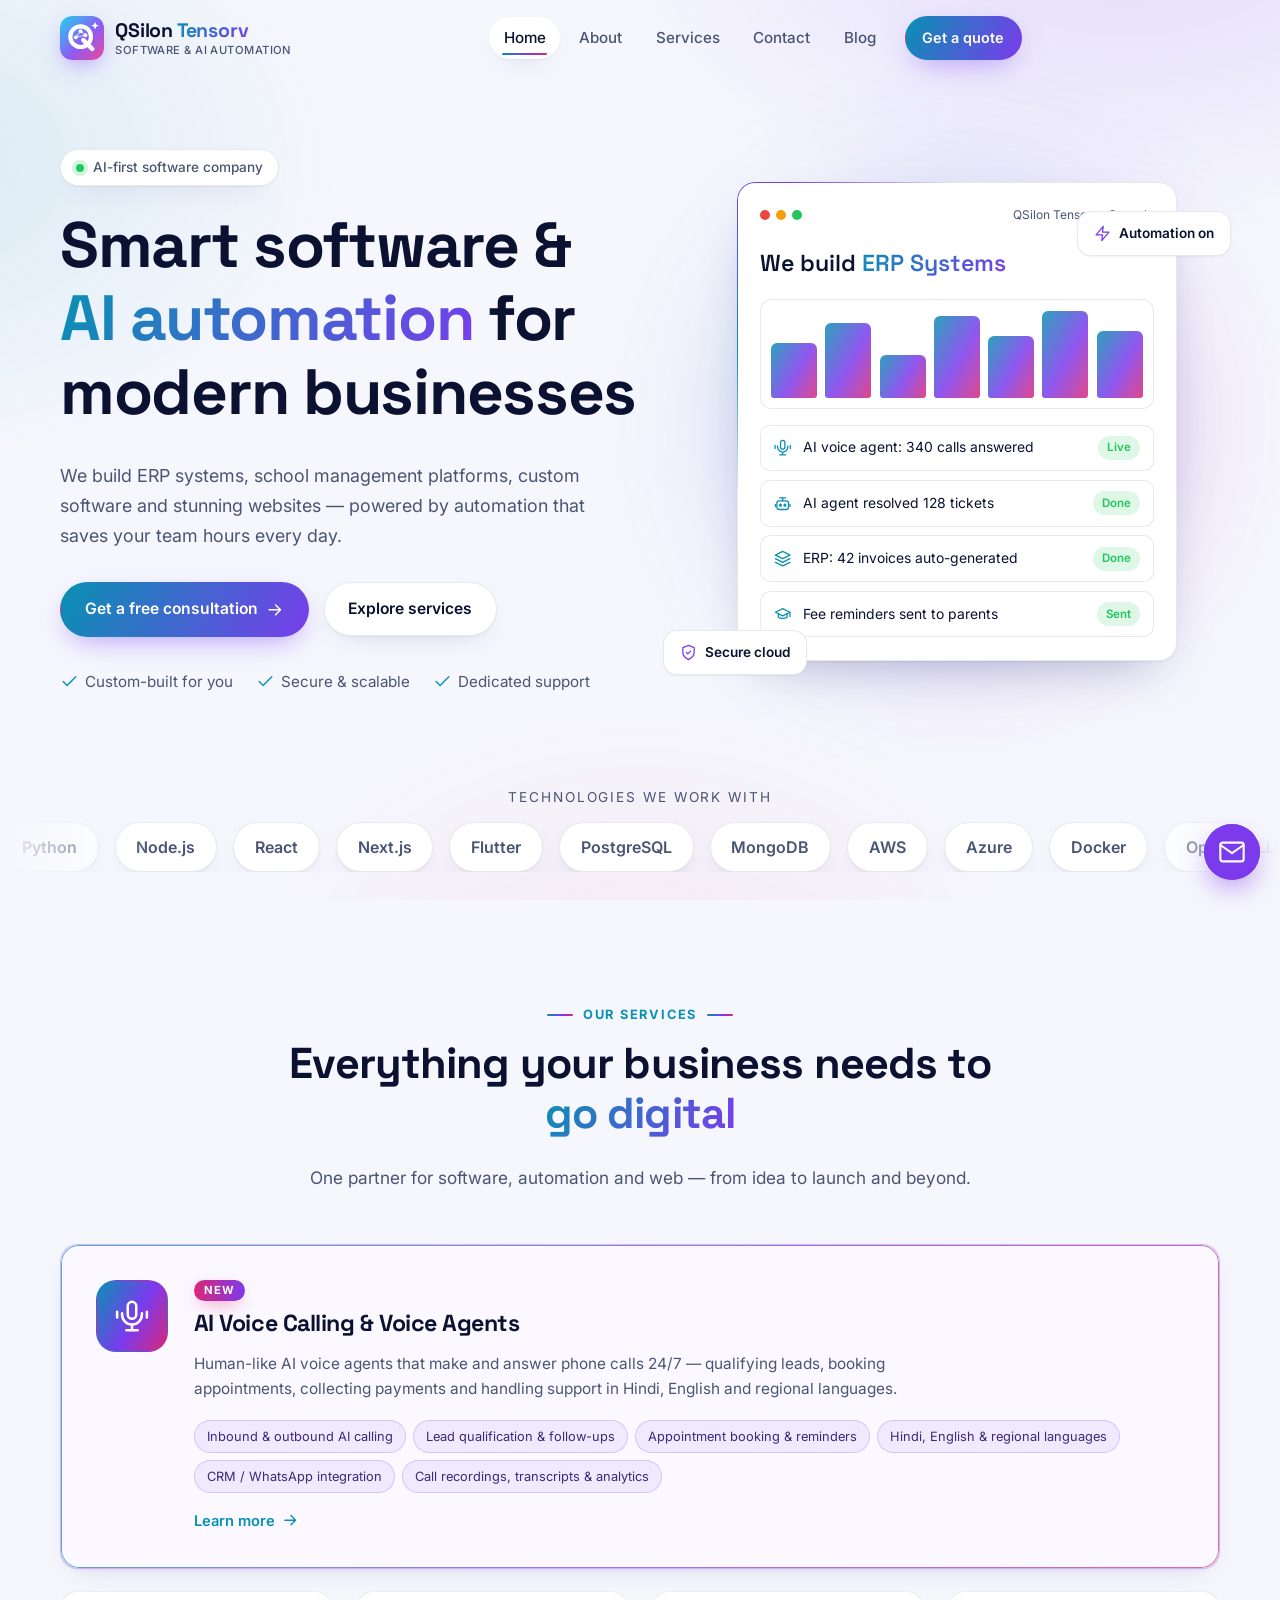
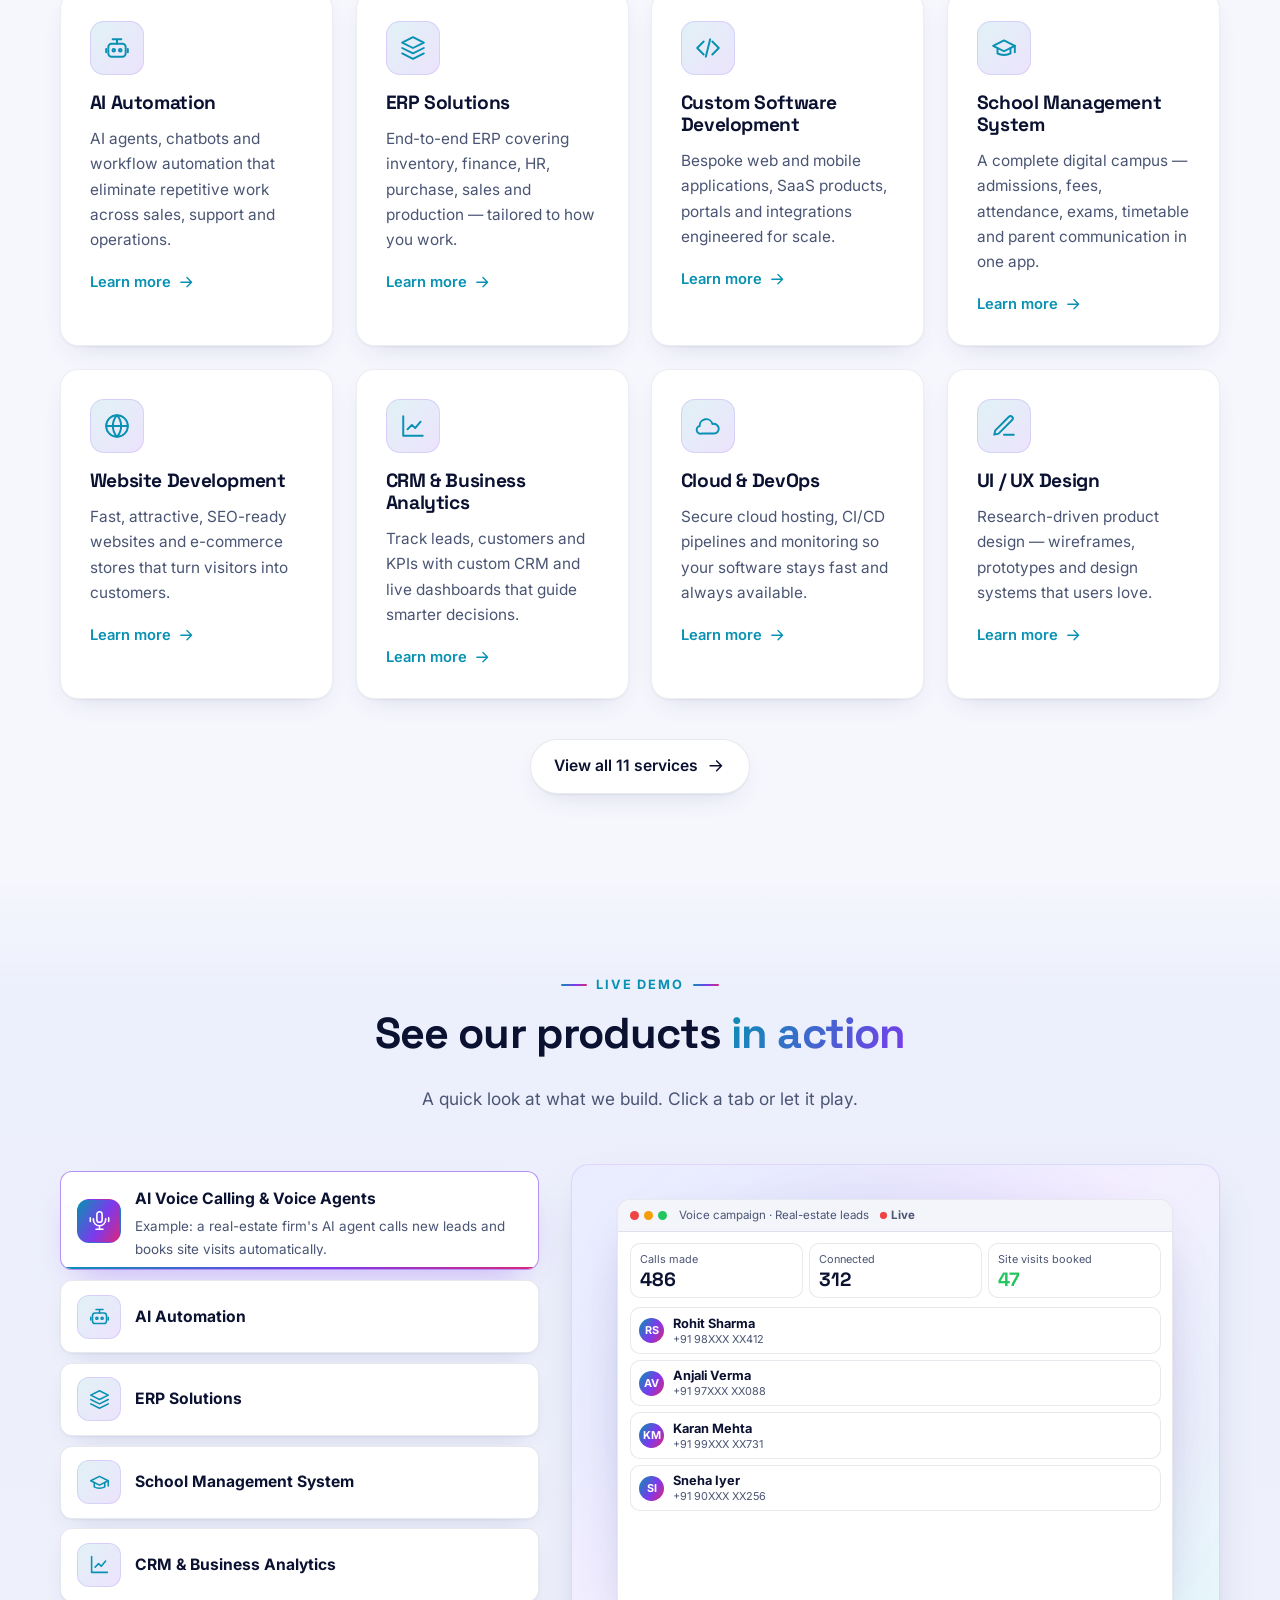
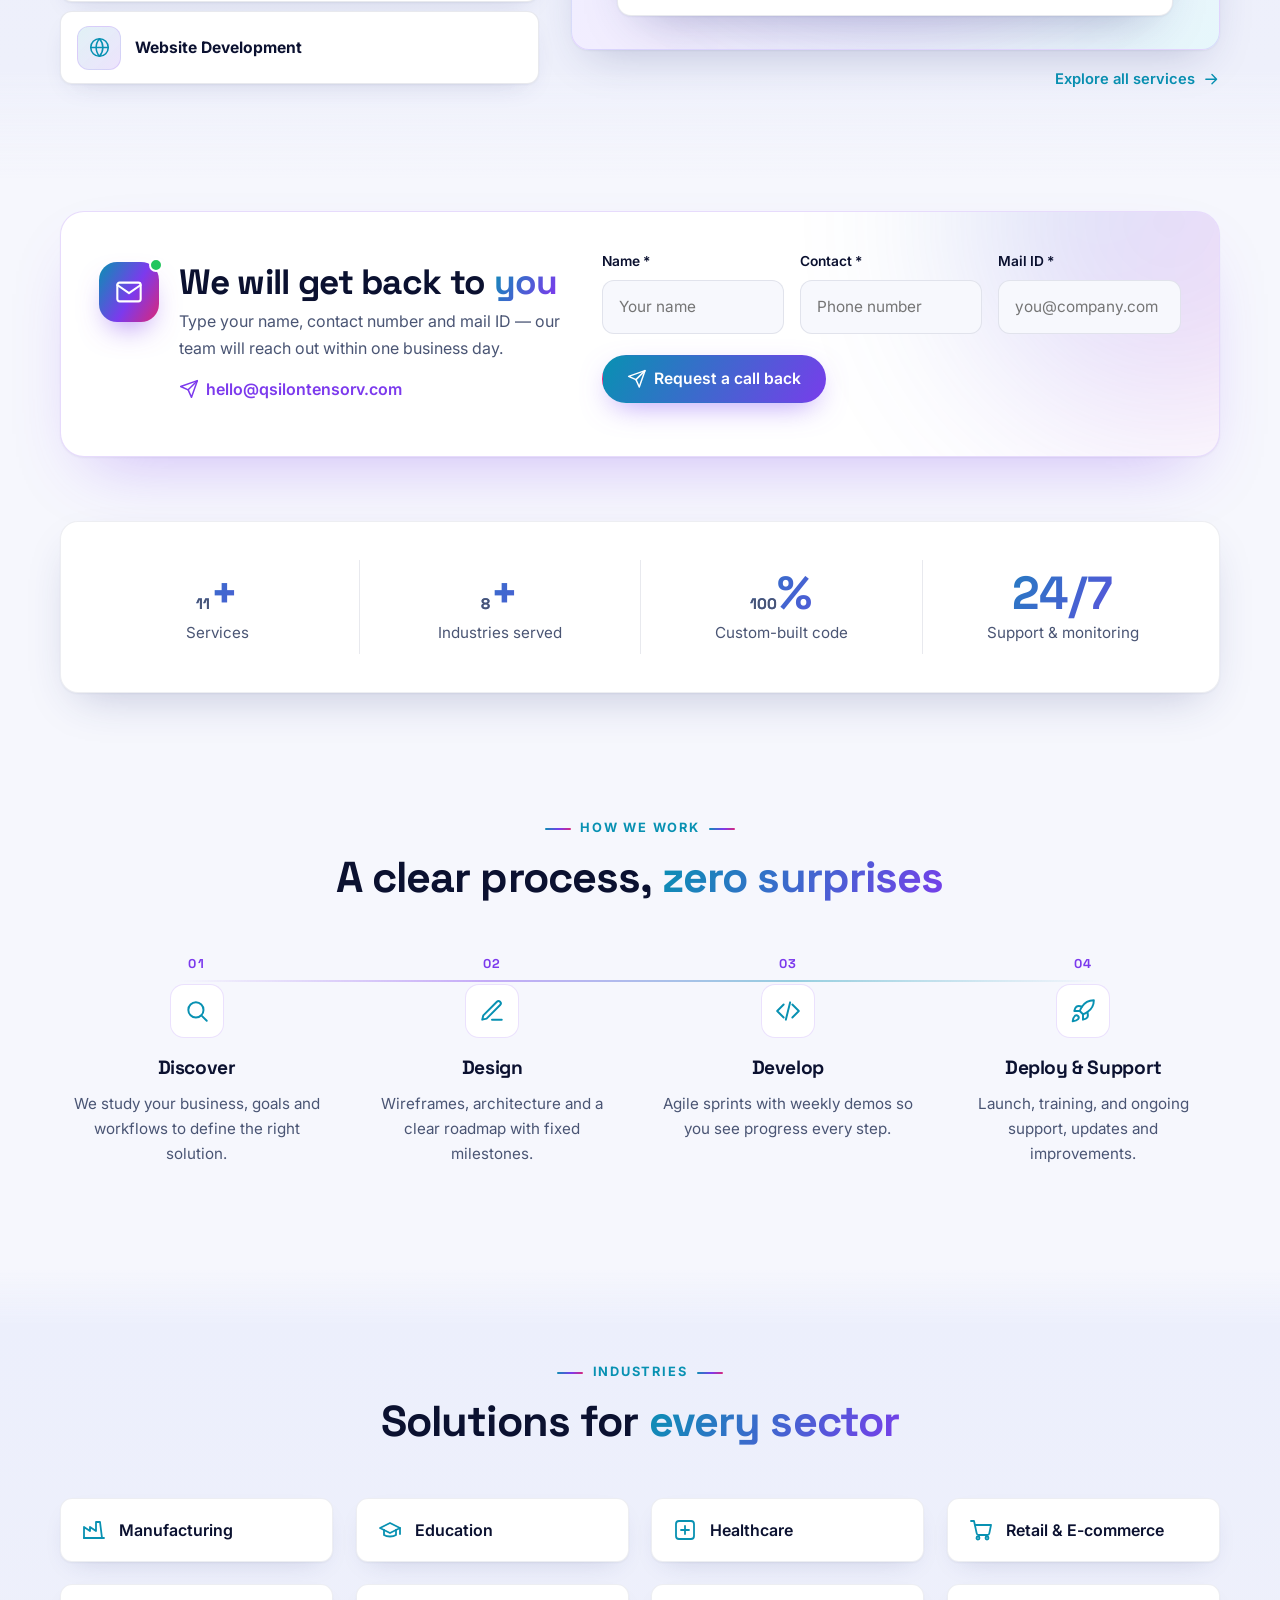
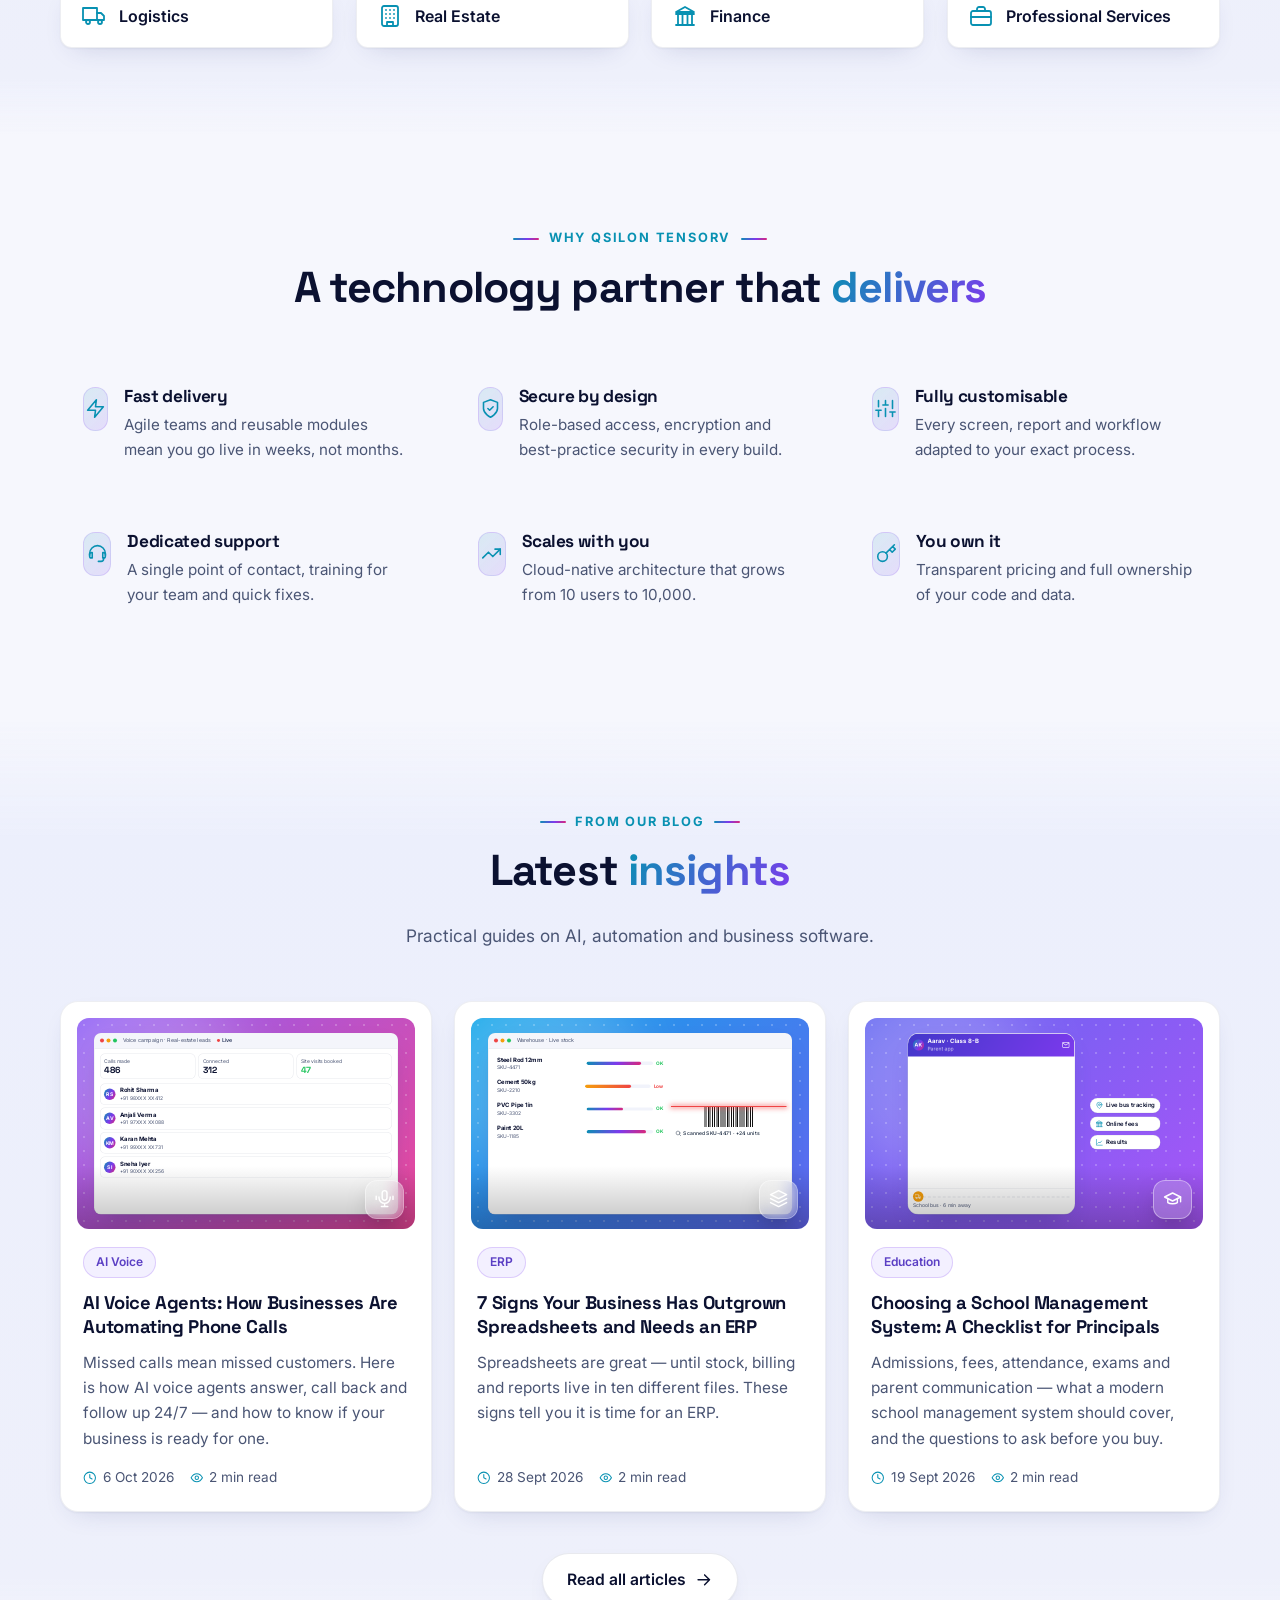
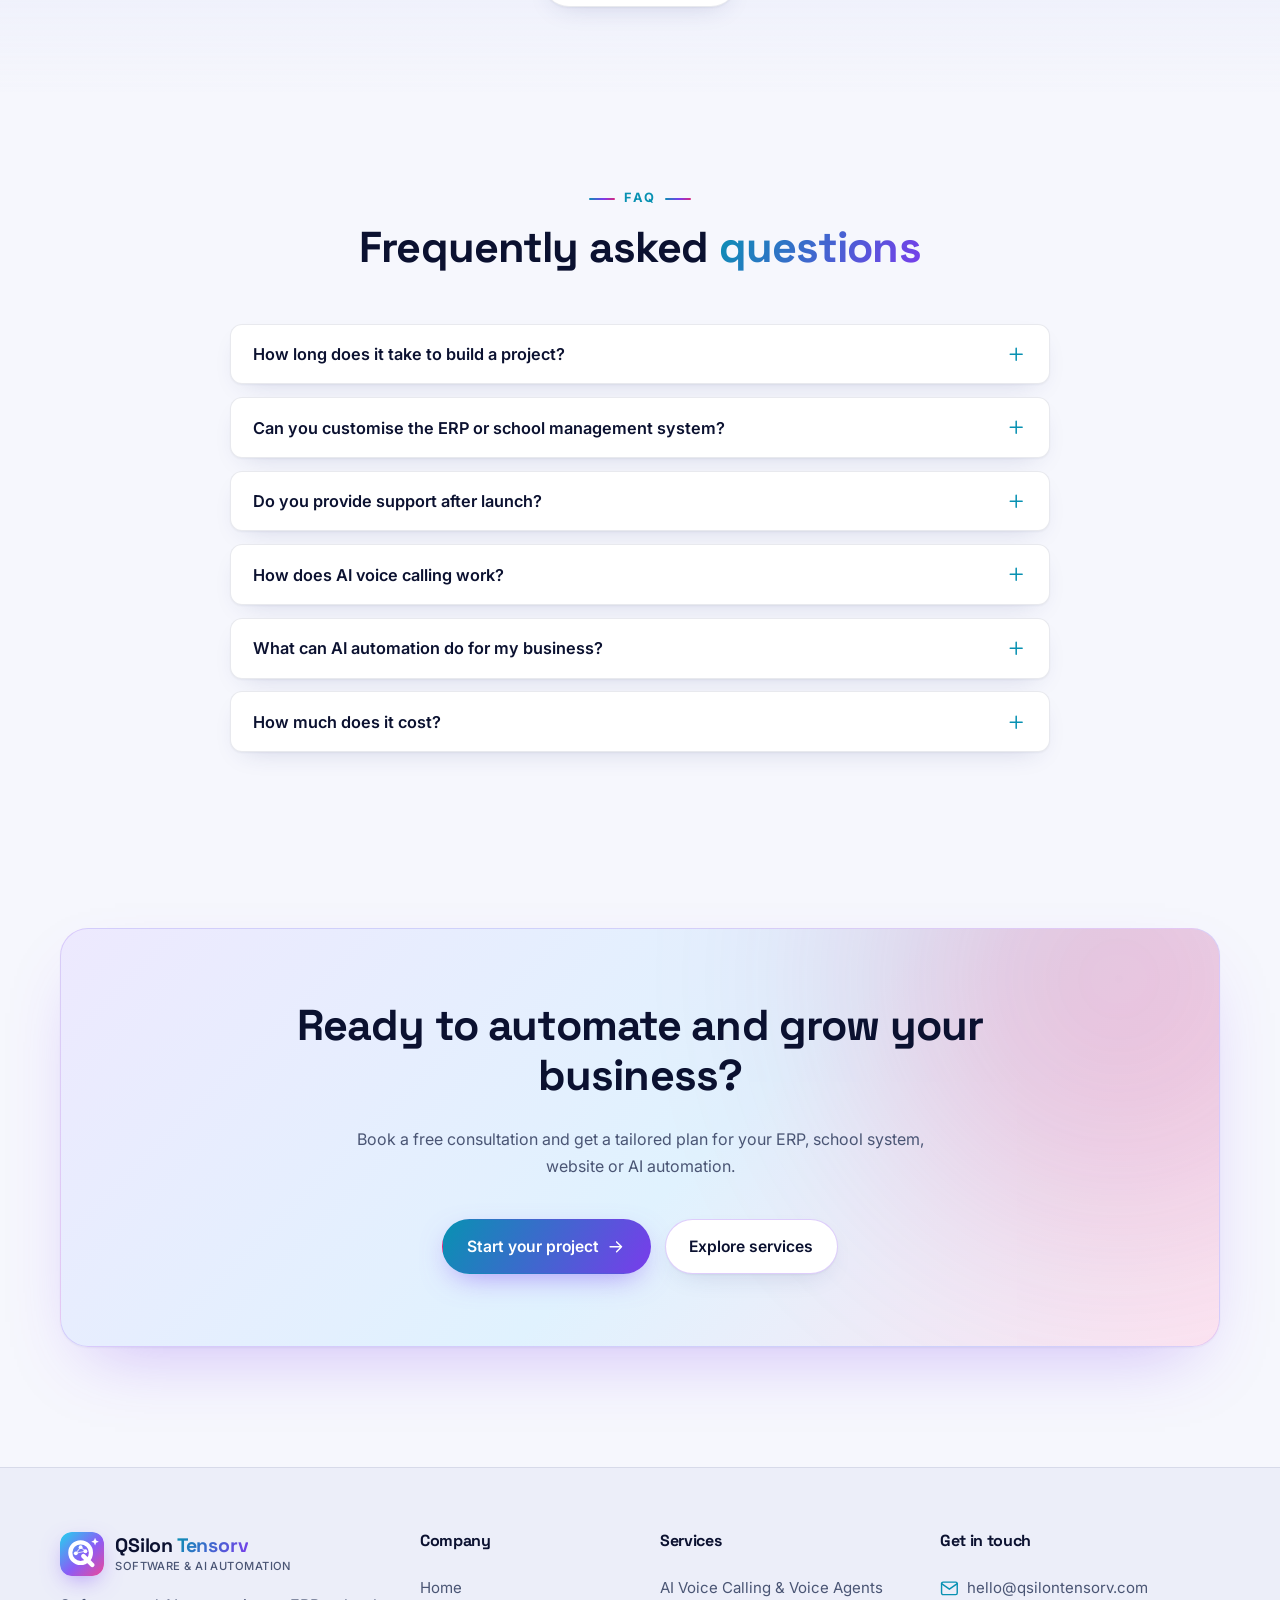
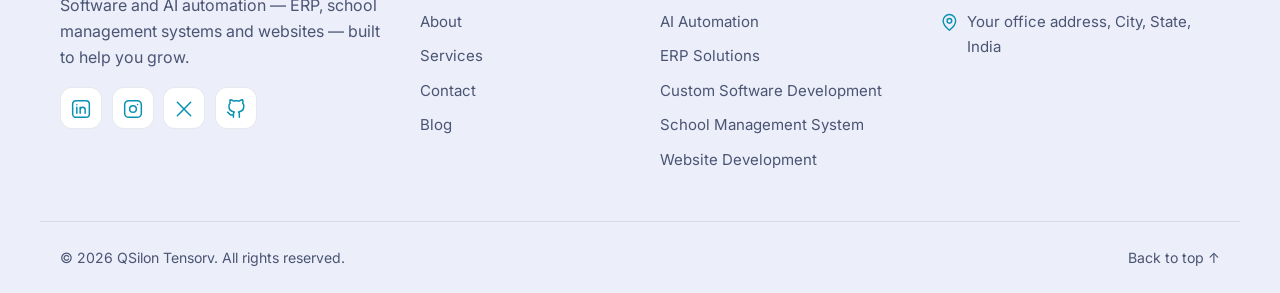
<file: index.html>
<!doctype html>
<html lang="en" data-theme="light">
<head>
  <meta charset="utf-8" />
  <meta name="viewport" content="width=device-width, initial-scale=1" />
  <title>QSilon Tensorv — Software &amp; AI Automation</title>
  <meta name="description" content="QSilon Tensorv builds custom software, AI automations, ERP systems, school management systems and websites for growing businesses." />
  <meta name="theme-color" content="#f6f7fd" />
  <meta property="og:title" content="QSilon Tensorv — Software &amp; AI Automation" />
  <meta property="og:description" content="QSilon Tensorv builds custom software, AI automations, ERP systems, school management systems and websites for growing businesses." />
  <meta property="og:type" content="website" />
  <link rel="icon" href="assets/img/favicon.svg" type="image/svg+xml" />
  <link rel="preconnect" href="https://fonts.googleapis.com" />
  <link rel="preconnect" href="https://fonts.gstatic.com" crossorigin />
  <link href="https://fonts.googleapis.com/css2?family=Inter:wght@400;500;600;700&family=Space+Grotesk:wght@500;600;700&display=swap" rel="stylesheet" />
  <link rel="stylesheet" href="assets/css/style.css?v=dev" />
</head>
<body data-page="home">
  <a class="skip" href="#main">Skip to content</a>
  <div id="app"></div>
  <noscript><p>Please enable JavaScript to view the QSilon Tensorv website.</p></noscript>
  <script src="assets/js/site-data.js?v=dev"></script>
  <script src="assets/js/blog-data.js?v=dev"></script>
  <script src="assets/js/mockups.js?v=dev"></script>
  <script src="assets/js/mockups-extra.js?v=dev"></script>
  <script src="assets/js/main.js?v=dev"></script>
  <script src="assets/js/effects.js?v=dev"></script>
</body>
</html>
</file>
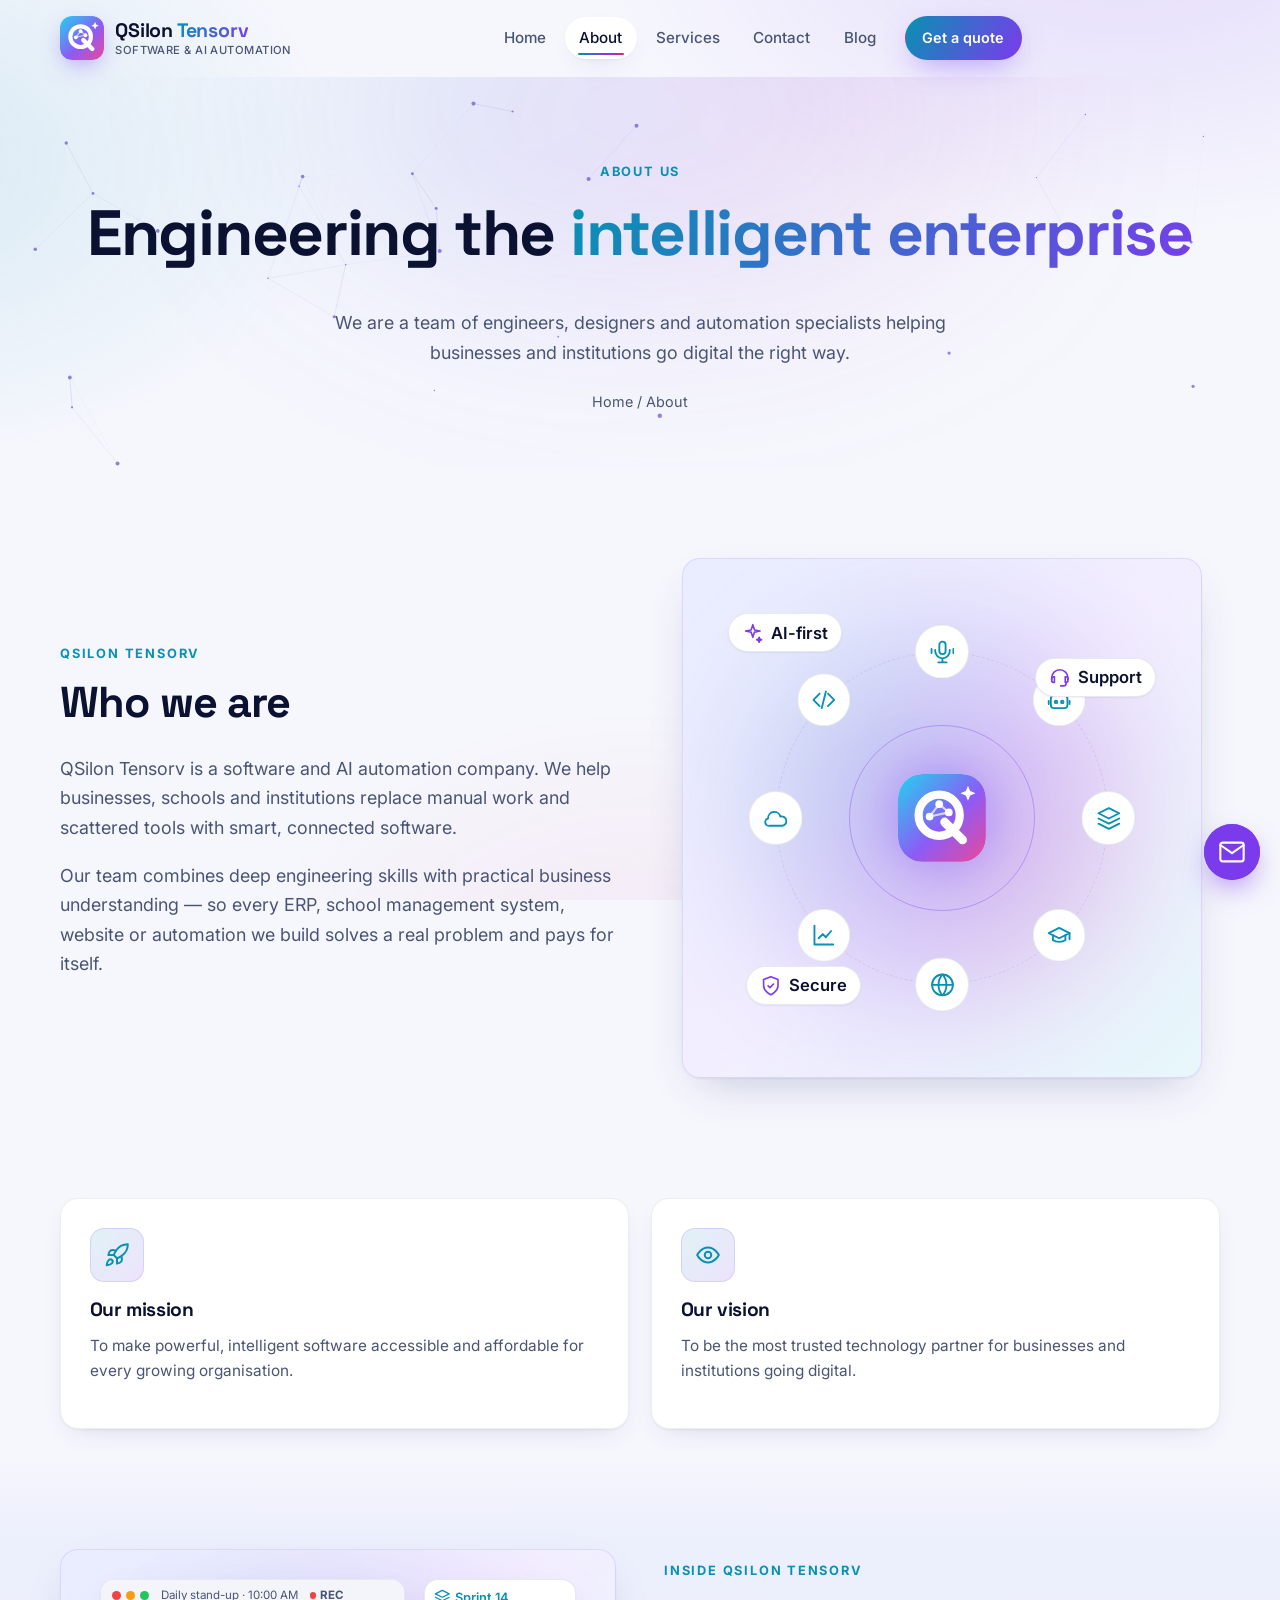
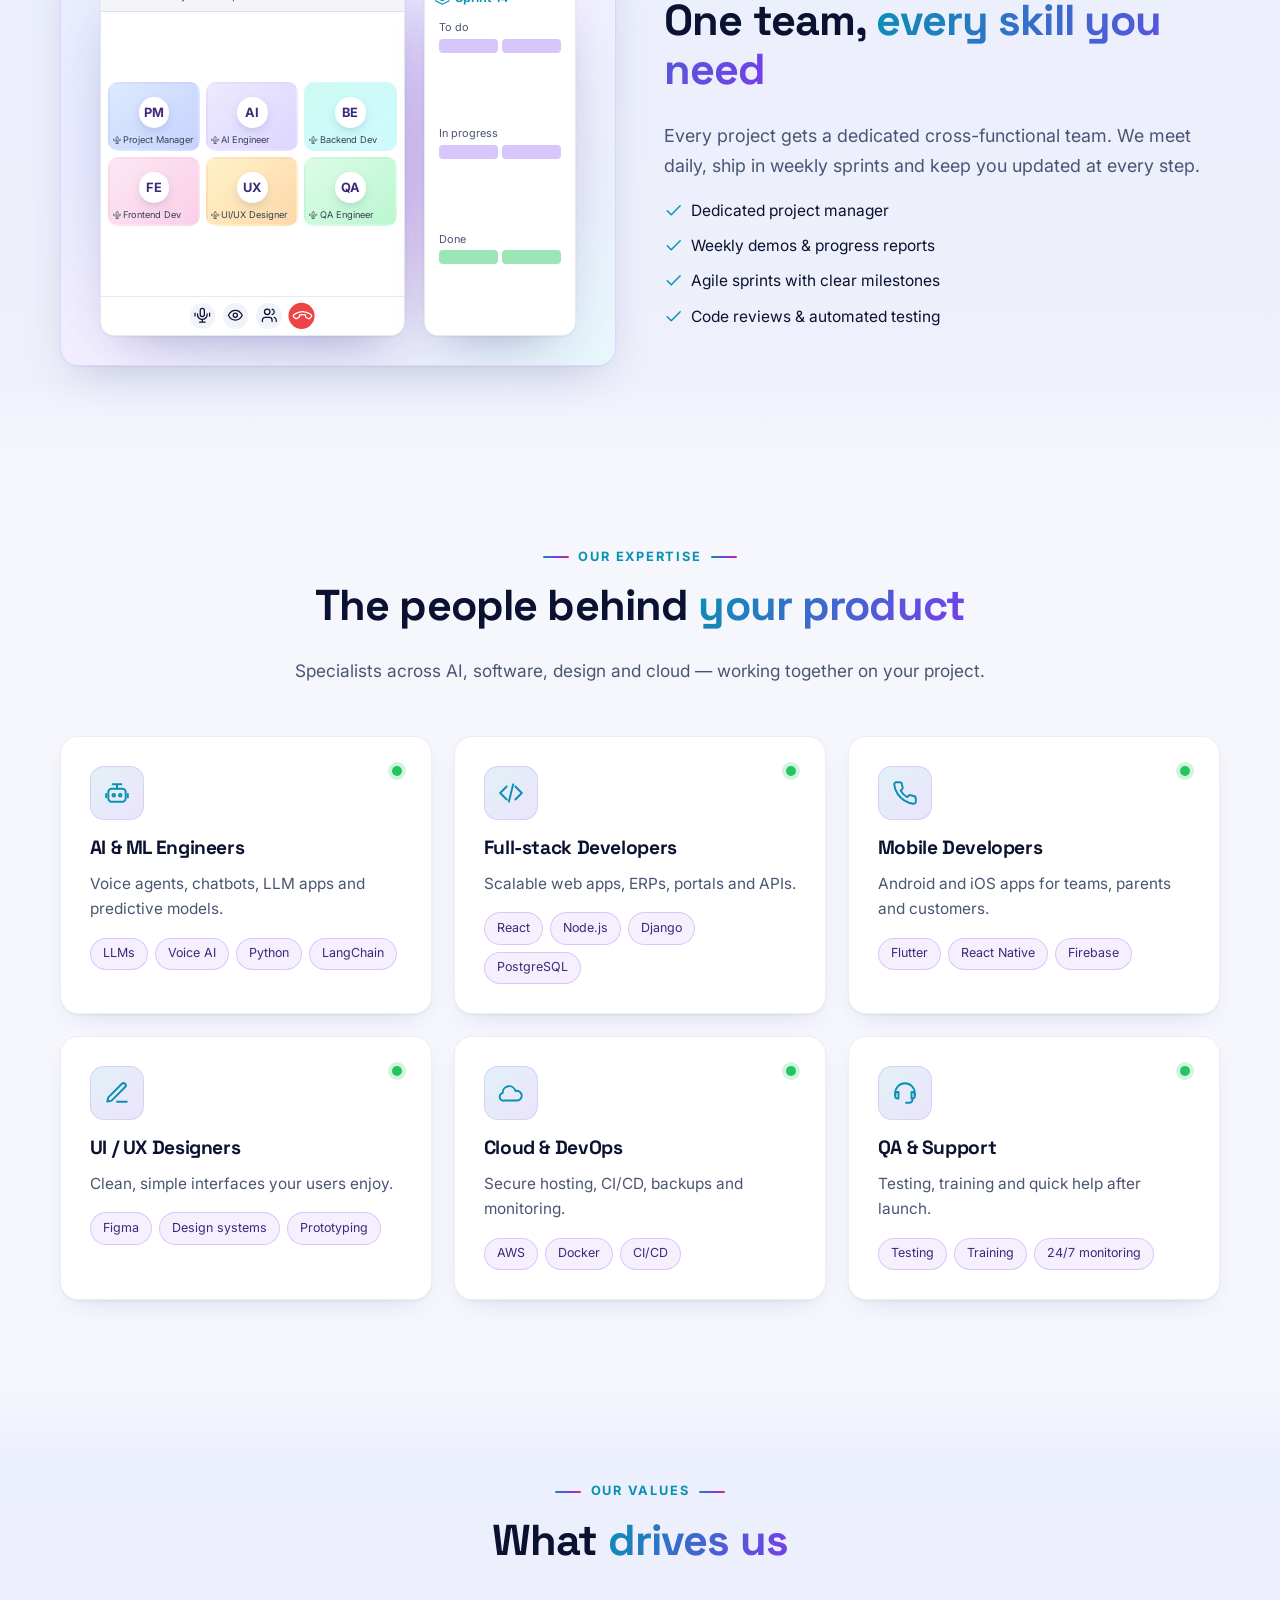
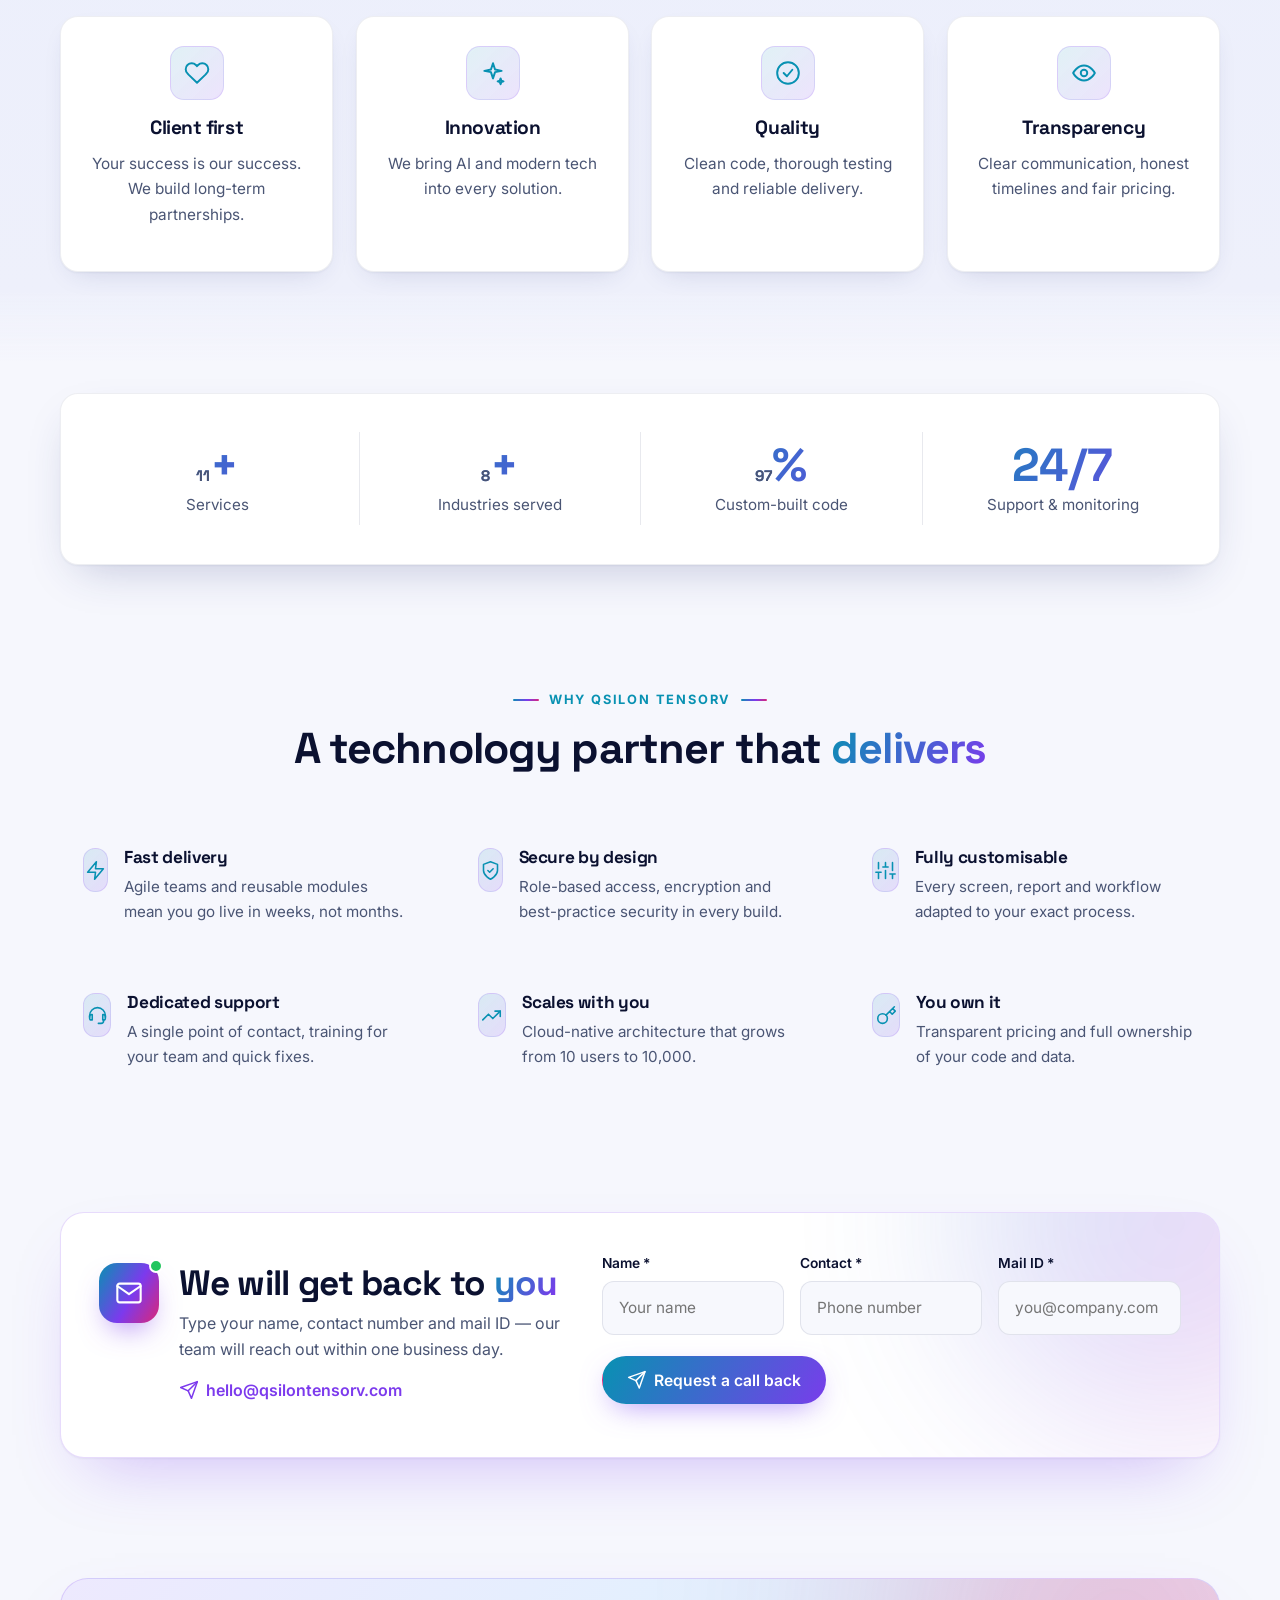
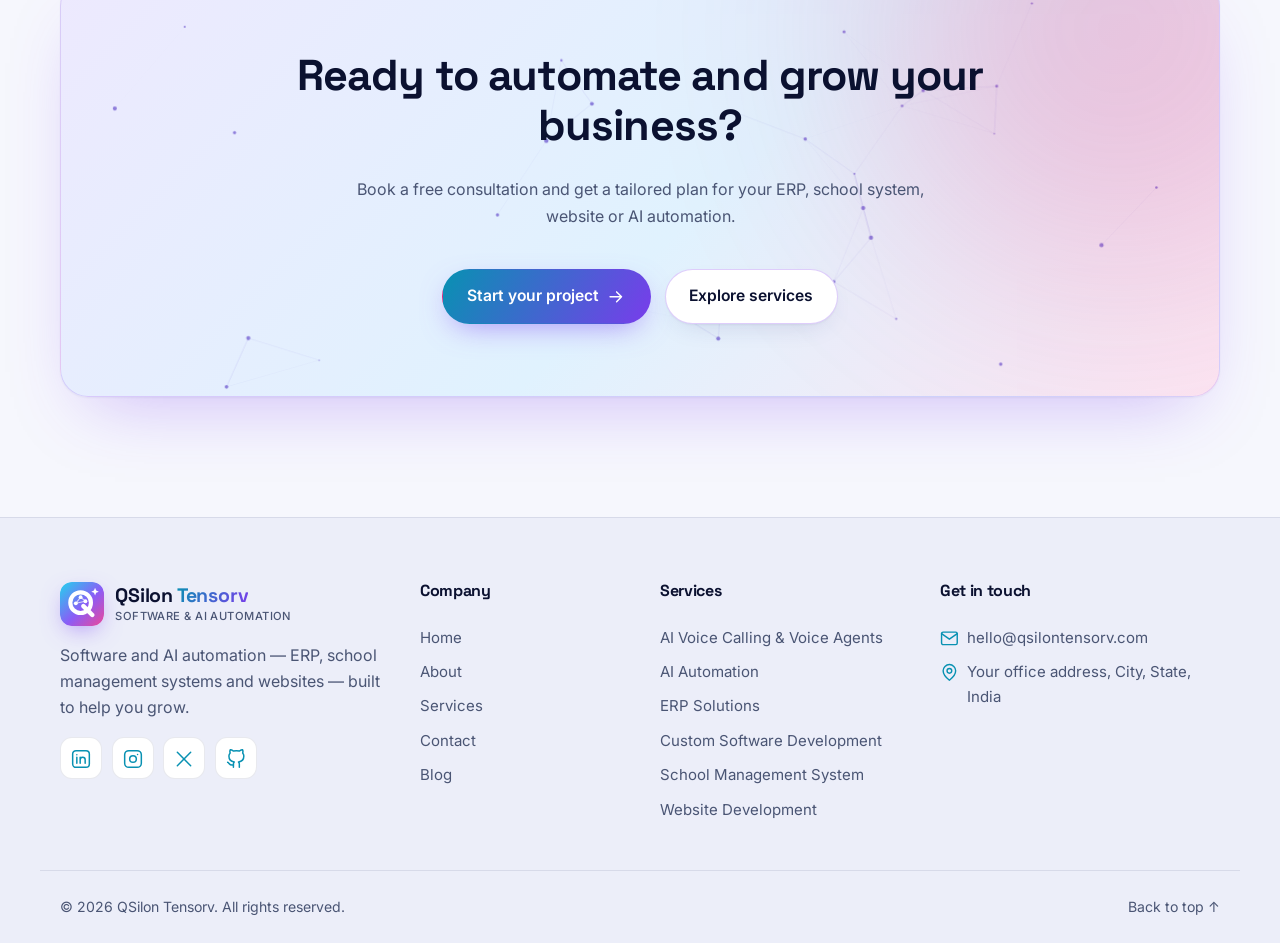
<file: about.html>
<!doctype html>
<html lang="en" data-theme="light">
<head>
  <meta charset="utf-8" />
  <meta name="viewport" content="width=device-width, initial-scale=1" />
  <title>About — QSilon Tensorv</title>
  <meta name="description" content="Learn about QSilon Tensorv, our mission, vision and values." />
  <meta name="theme-color" content="#f6f7fd" />
  <meta property="og:title" content="About — QSilon Tensorv" />
  <meta property="og:description" content="Learn about QSilon Tensorv, our mission, vision and values." />
  <meta property="og:type" content="website" />
  <link rel="icon" href="assets/img/favicon.svg" type="image/svg+xml" />
  <link rel="preconnect" href="https://fonts.googleapis.com" />
  <link rel="preconnect" href="https://fonts.gstatic.com" crossorigin />
  <link href="https://fonts.googleapis.com/css2?family=Inter:wght@400;500;600;700&family=Space+Grotesk:wght@500;600;700&display=swap" rel="stylesheet" />
  <link rel="stylesheet" href="assets/css/style.css?v=dev" />
</head>
<body data-page="about">
  <a class="skip" href="#main">Skip to content</a>
  <div id="app"></div>
  <noscript><p>Please enable JavaScript to view the QSilon Tensorv website.</p></noscript>
  <script src="assets/js/site-data.js?v=dev"></script>
  <script src="assets/js/blog-data.js?v=dev"></script>
  <script src="assets/js/mockups.js?v=dev"></script>
  <script src="assets/js/mockups-extra.js?v=dev"></script>
  <script src="assets/js/main.js?v=dev"></script>
  <script src="assets/js/effects.js?v=dev"></script>
</body>
</html>
</file>
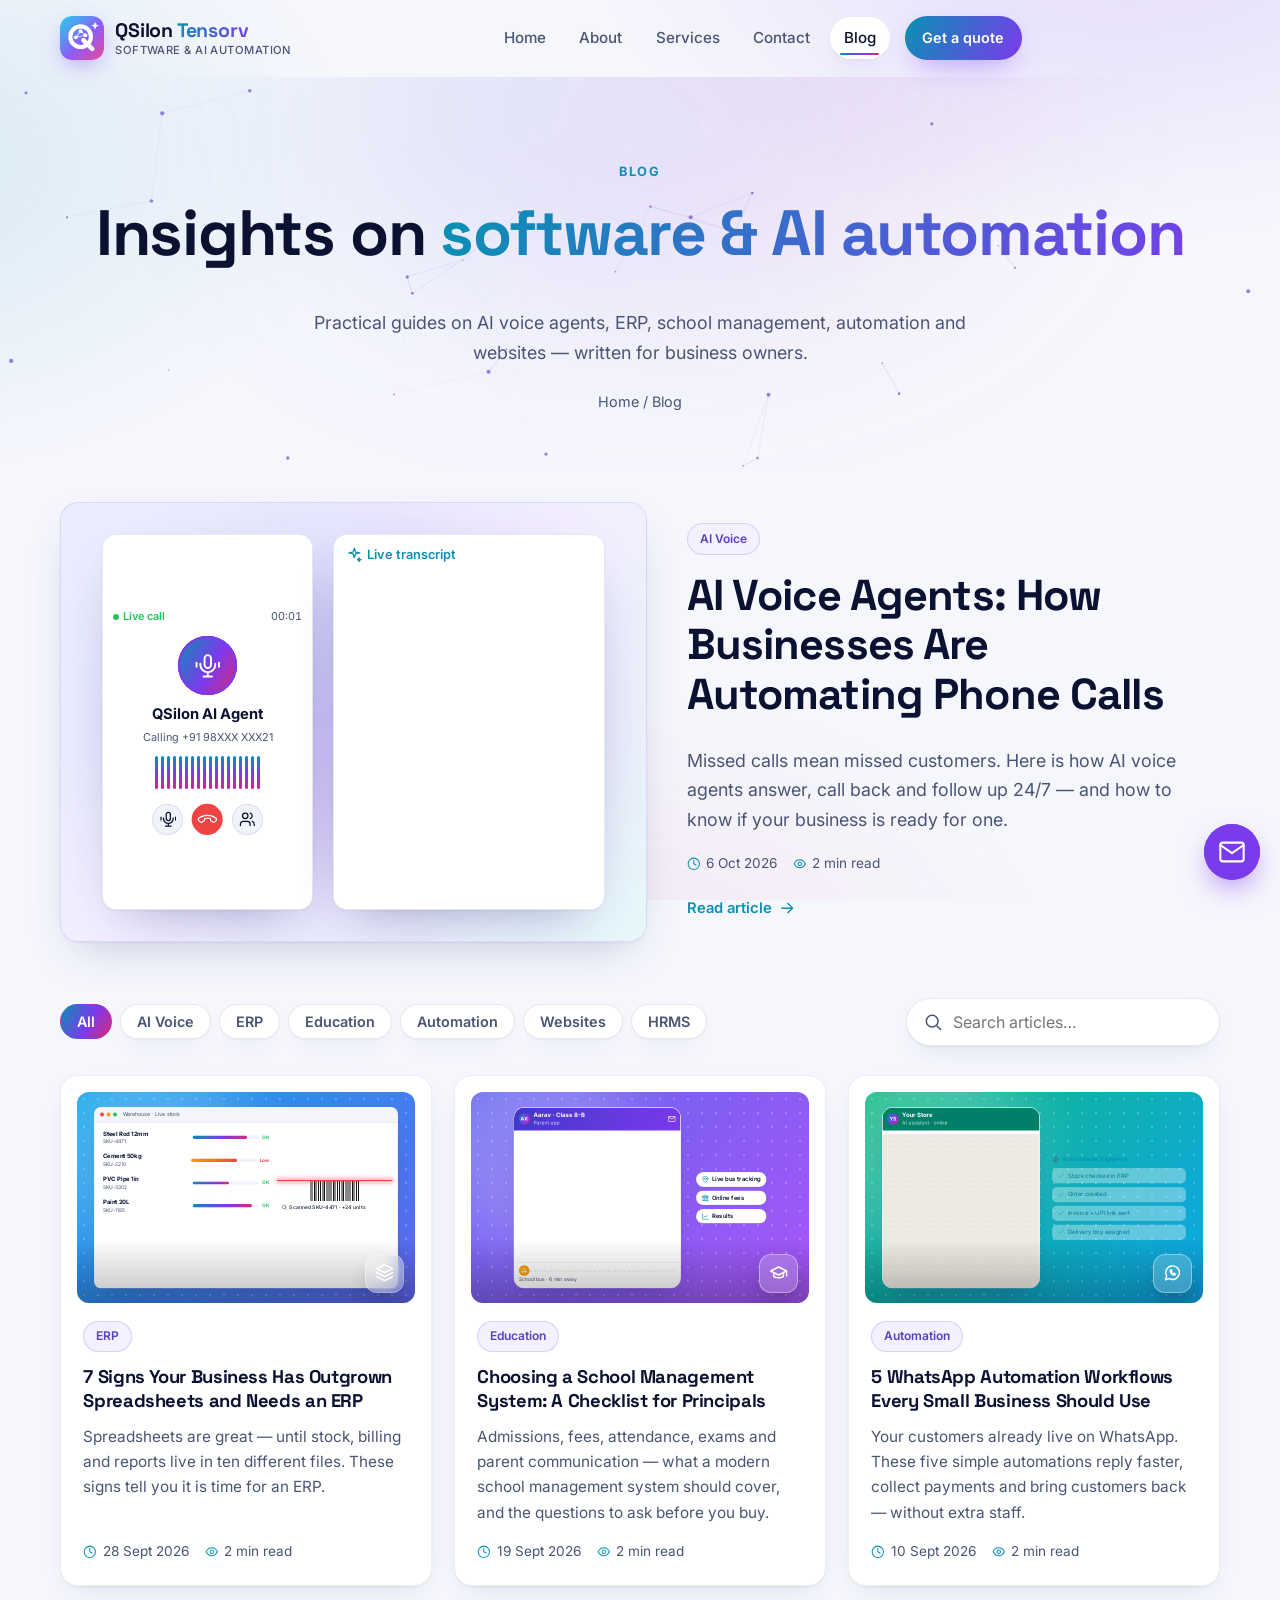
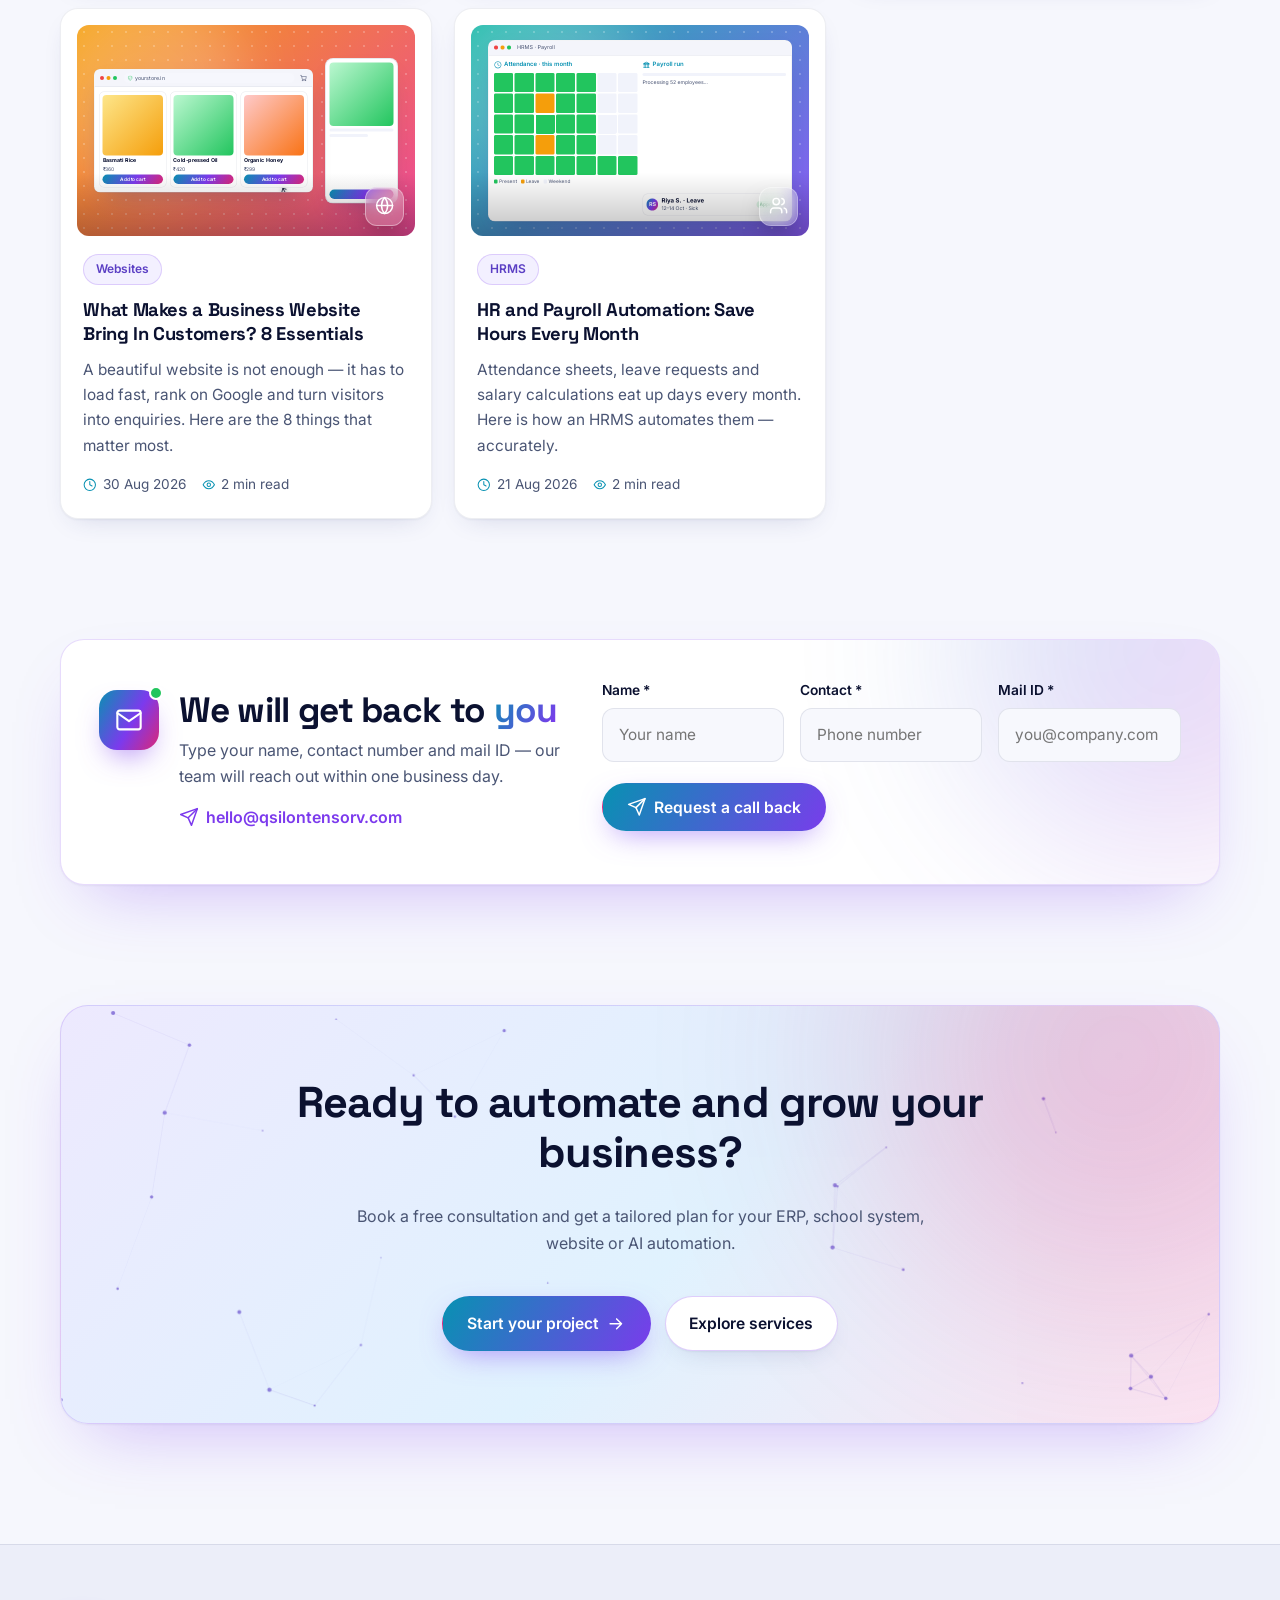
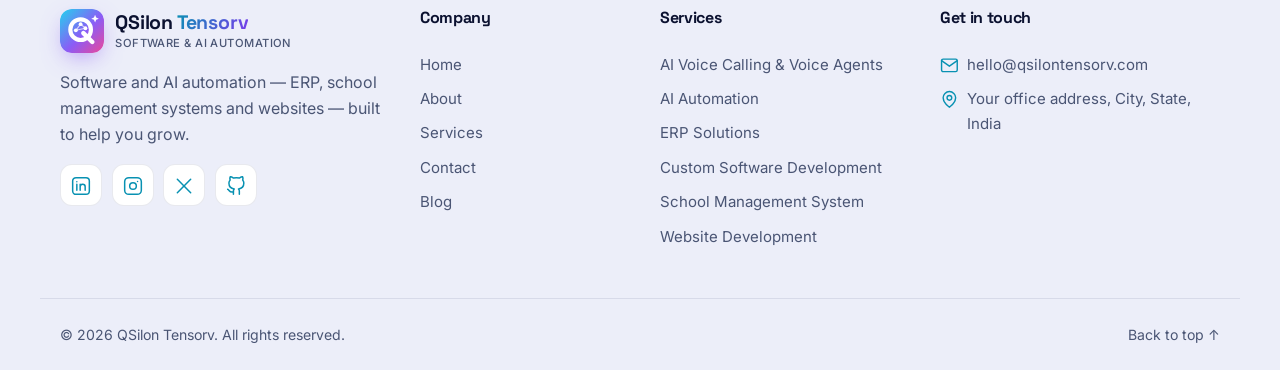
<file: blog.html>
<!doctype html>
<html lang="en" data-theme="light">
<head>
  <meta charset="utf-8" />
  <meta name="viewport" content="width=device-width, initial-scale=1" />
  <title>Blog — QSilon Tensorv</title>
  <meta name="description" content="Guides and insights on AI voice agents, automation, ERP, school management systems and business websites from QSilon Tensorv." />
  <meta name="theme-color" content="#f6f7fd" />
  <meta property="og:title" content="Blog — QSilon Tensorv" />
  <meta property="og:description" content="Guides and insights on AI voice agents, automation, ERP, school management systems and business websites from QSilon Tensorv." />
  <meta property="og:type" content="website" />
  <link rel="icon" href="assets/img/favicon.svg" type="image/svg+xml" />
  <link rel="preconnect" href="https://fonts.googleapis.com" />
  <link rel="preconnect" href="https://fonts.gstatic.com" crossorigin />
  <link href="https://fonts.googleapis.com/css2?family=Inter:wght@400;500;600;700&family=Space+Grotesk:wght@500;600;700&display=swap" rel="stylesheet" />
  <link rel="stylesheet" href="assets/css/style.css?v=dev" />
</head>
<body data-page="blog">
  <a class="skip" href="#main">Skip to content</a>
  <div id="app"></div>
  <noscript><p>Please enable JavaScript to view the QSilon Tensorv website.</p></noscript>
  <script src="assets/js/site-data.js?v=dev"></script>
  <script src="assets/js/blog-data.js?v=dev"></script>
  <script src="assets/js/mockups.js?v=dev"></script>
  <script src="assets/js/mockups-extra.js?v=dev"></script>
  <script src="assets/js/main.js?v=dev"></script>
  <script src="assets/js/effects.js?v=dev"></script>
</body>
</html>
</file>
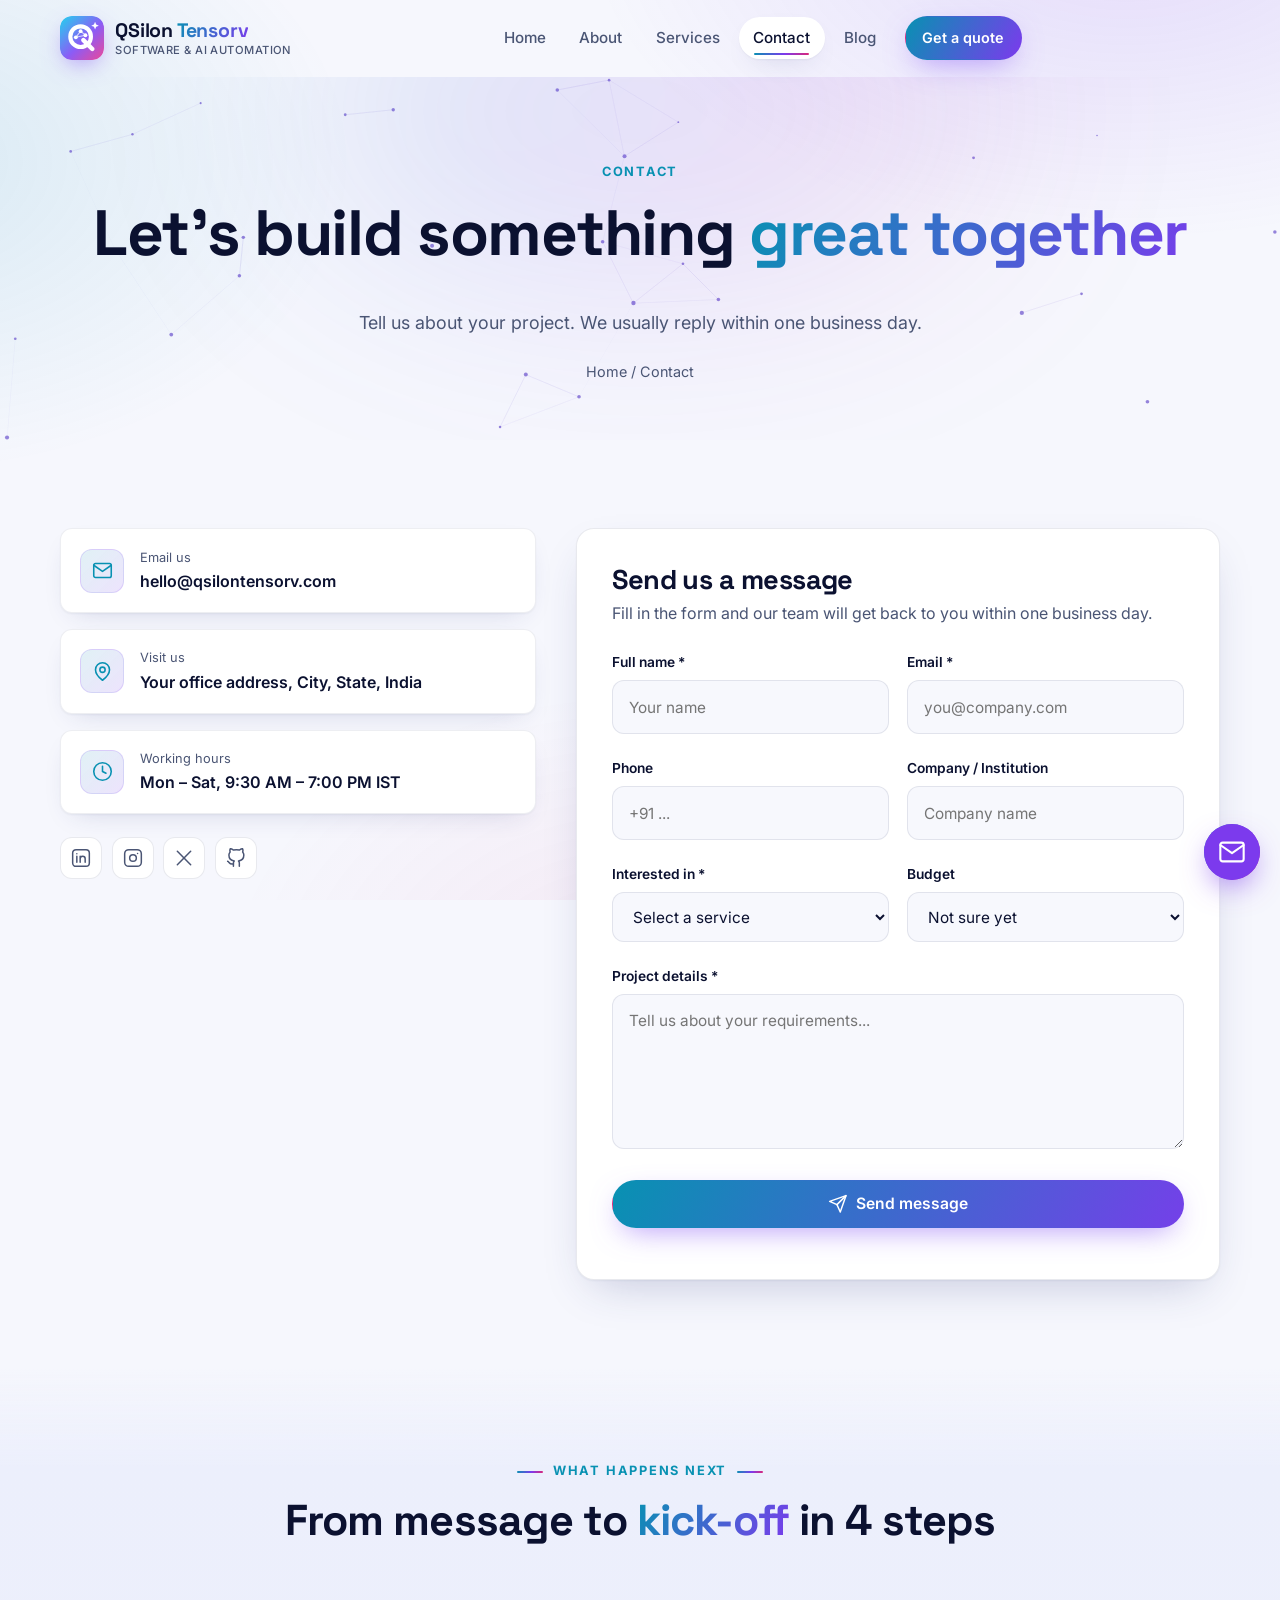
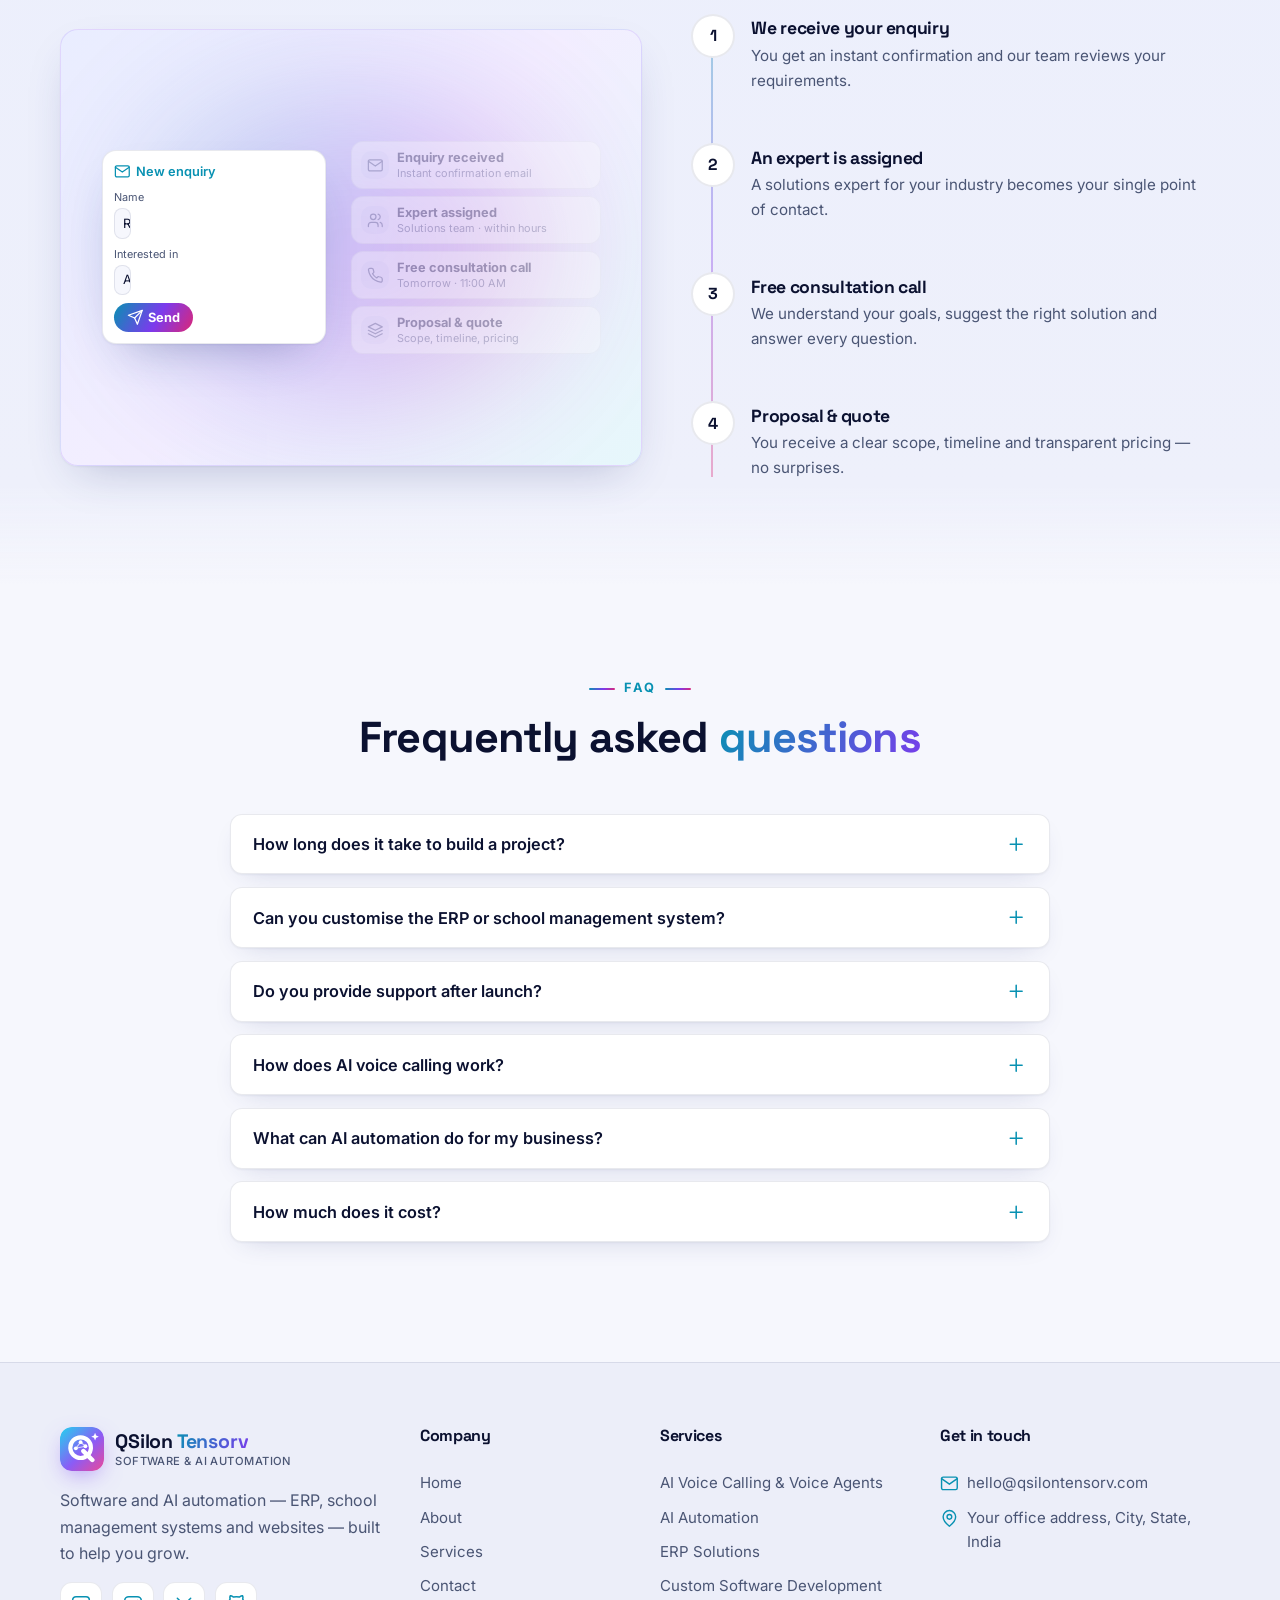
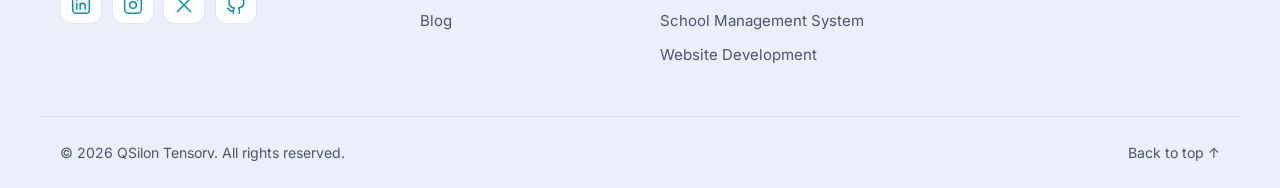
<file: contact.html>
<!doctype html>
<html lang="en" data-theme="light">
<head>
  <meta charset="utf-8" />
  <meta name="viewport" content="width=device-width, initial-scale=1" />
  <title>Contact — QSilon Tensorv</title>
  <meta name="description" content="Contact QSilon Tensorv for a free consultation on ERP, AI automation, school management systems and websites." />
  <meta name="theme-color" content="#f6f7fd" />
  <meta property="og:title" content="Contact — QSilon Tensorv" />
  <meta property="og:description" content="Contact QSilon Tensorv for a free consultation on ERP, AI automation, school management systems and websites." />
  <meta property="og:type" content="website" />
  <link rel="icon" href="assets/img/favicon.svg" type="image/svg+xml" />
  <link rel="preconnect" href="https://fonts.googleapis.com" />
  <link rel="preconnect" href="https://fonts.gstatic.com" crossorigin />
  <link href="https://fonts.googleapis.com/css2?family=Inter:wght@400;500;600;700&family=Space+Grotesk:wght@500;600;700&display=swap" rel="stylesheet" />
  <link rel="stylesheet" href="assets/css/style.css?v=dev" />
</head>
<body data-page="contact">
  <a class="skip" href="#main">Skip to content</a>
  <div id="app"></div>
  <noscript><p>Please enable JavaScript to view the QSilon Tensorv website.</p></noscript>
  <script src="assets/js/site-data.js?v=dev"></script>
  <script src="assets/js/blog-data.js?v=dev"></script>
  <script src="assets/js/mockups.js?v=dev"></script>
  <script src="assets/js/mockups-extra.js?v=dev"></script>
  <script src="assets/js/main.js?v=dev"></script>
  <script src="assets/js/effects.js?v=dev"></script>
</body>
</html>
</file>
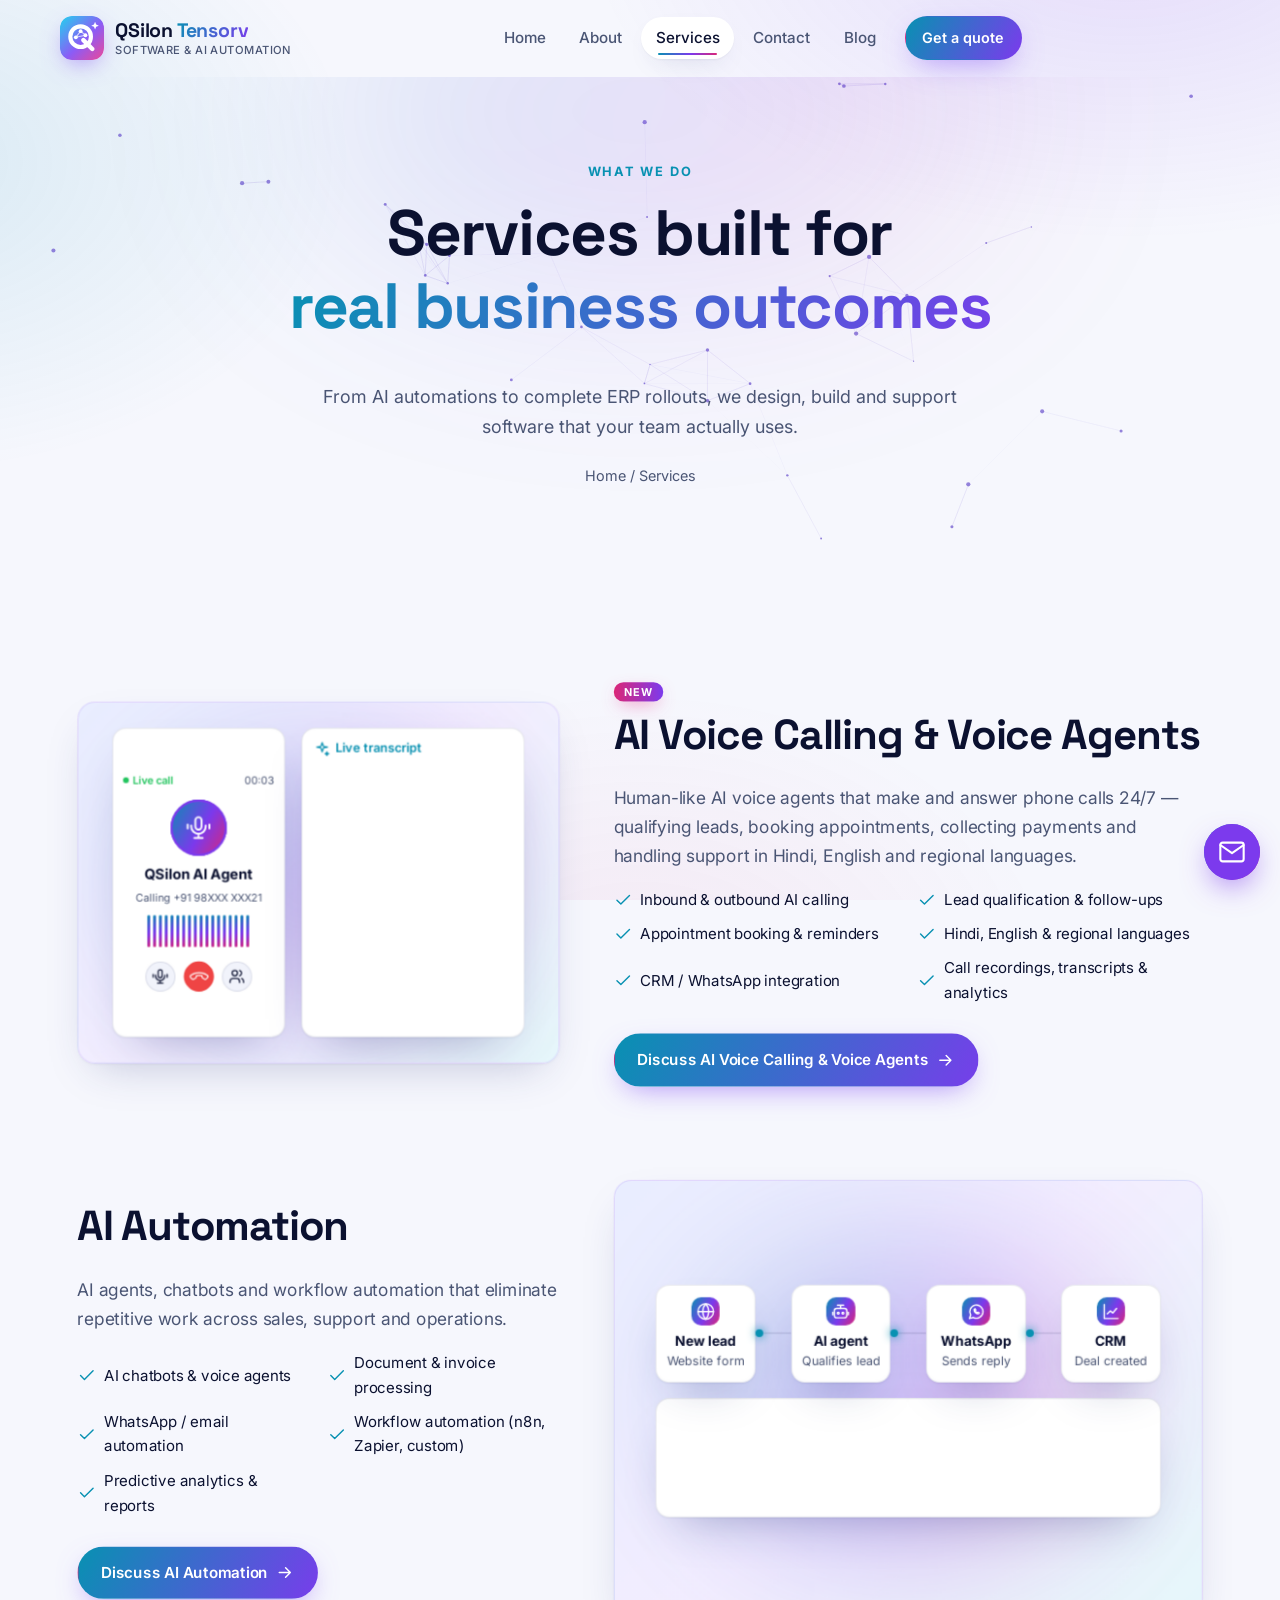
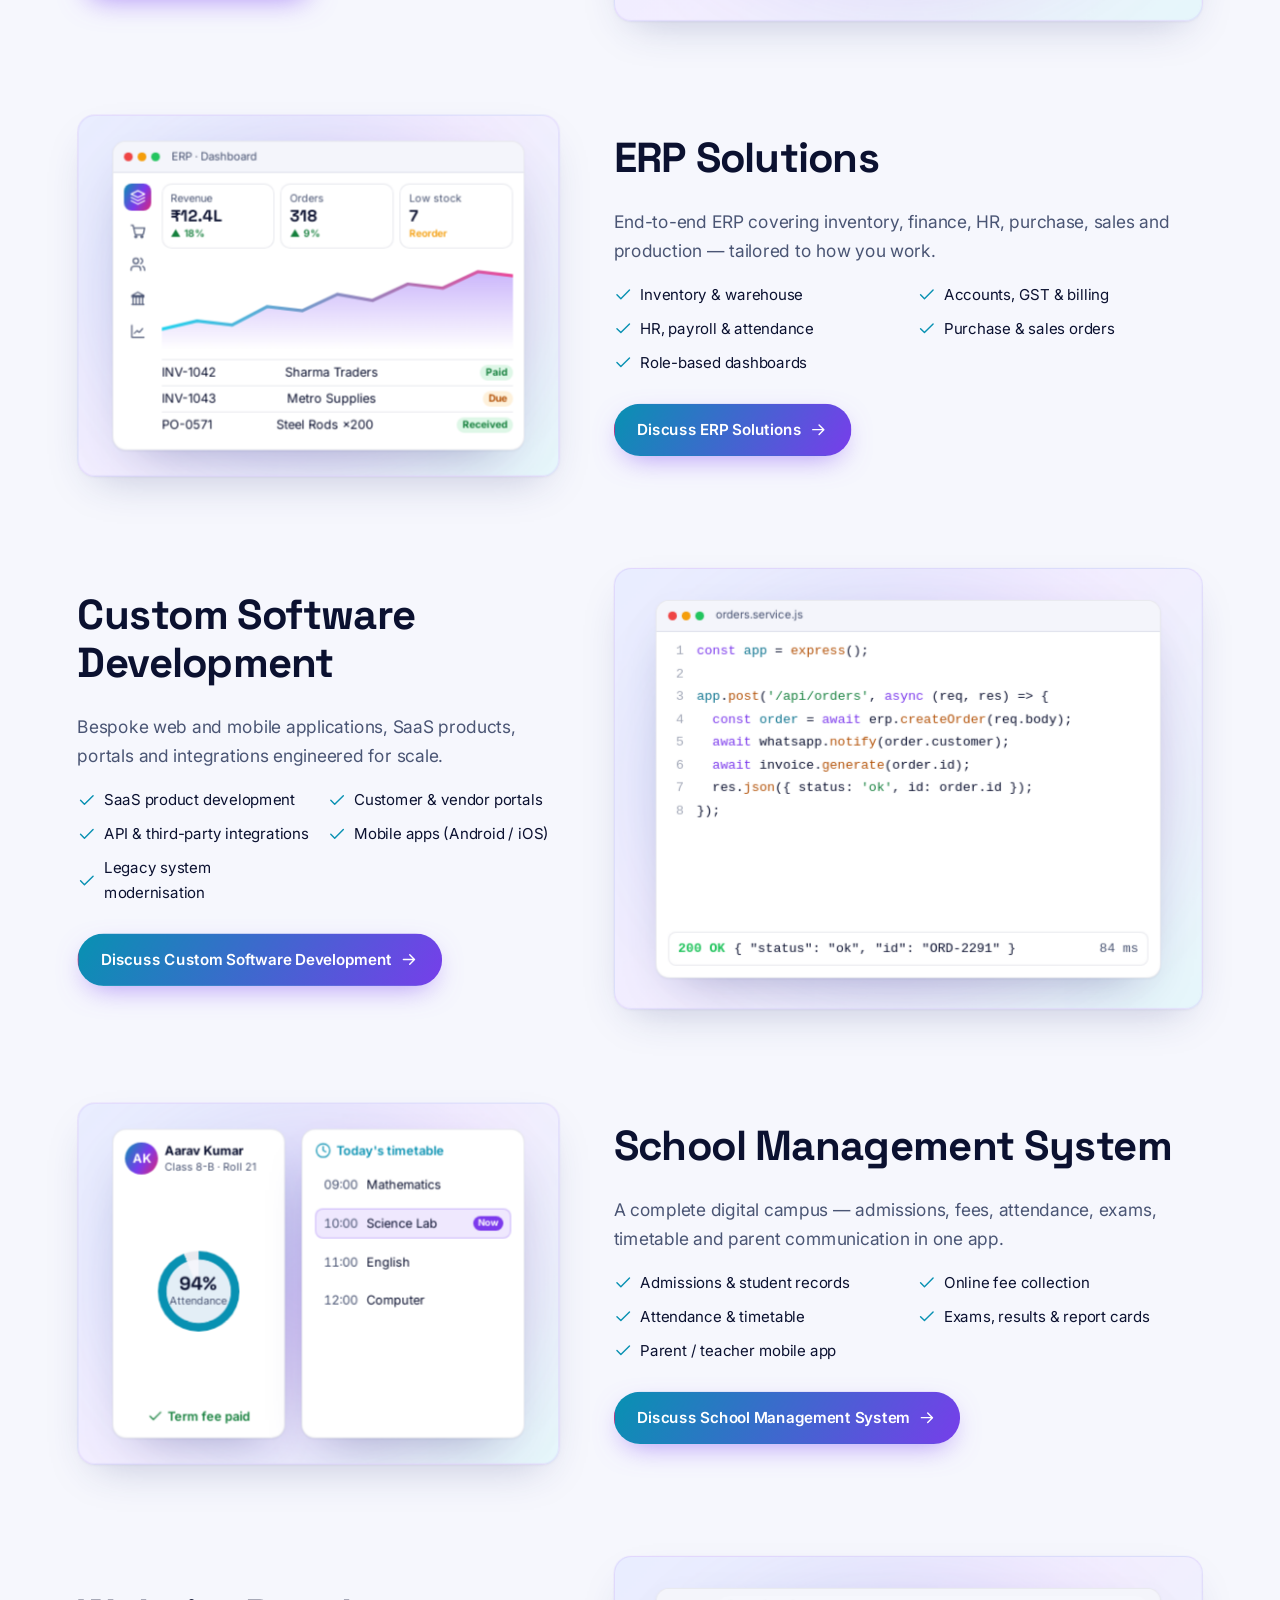
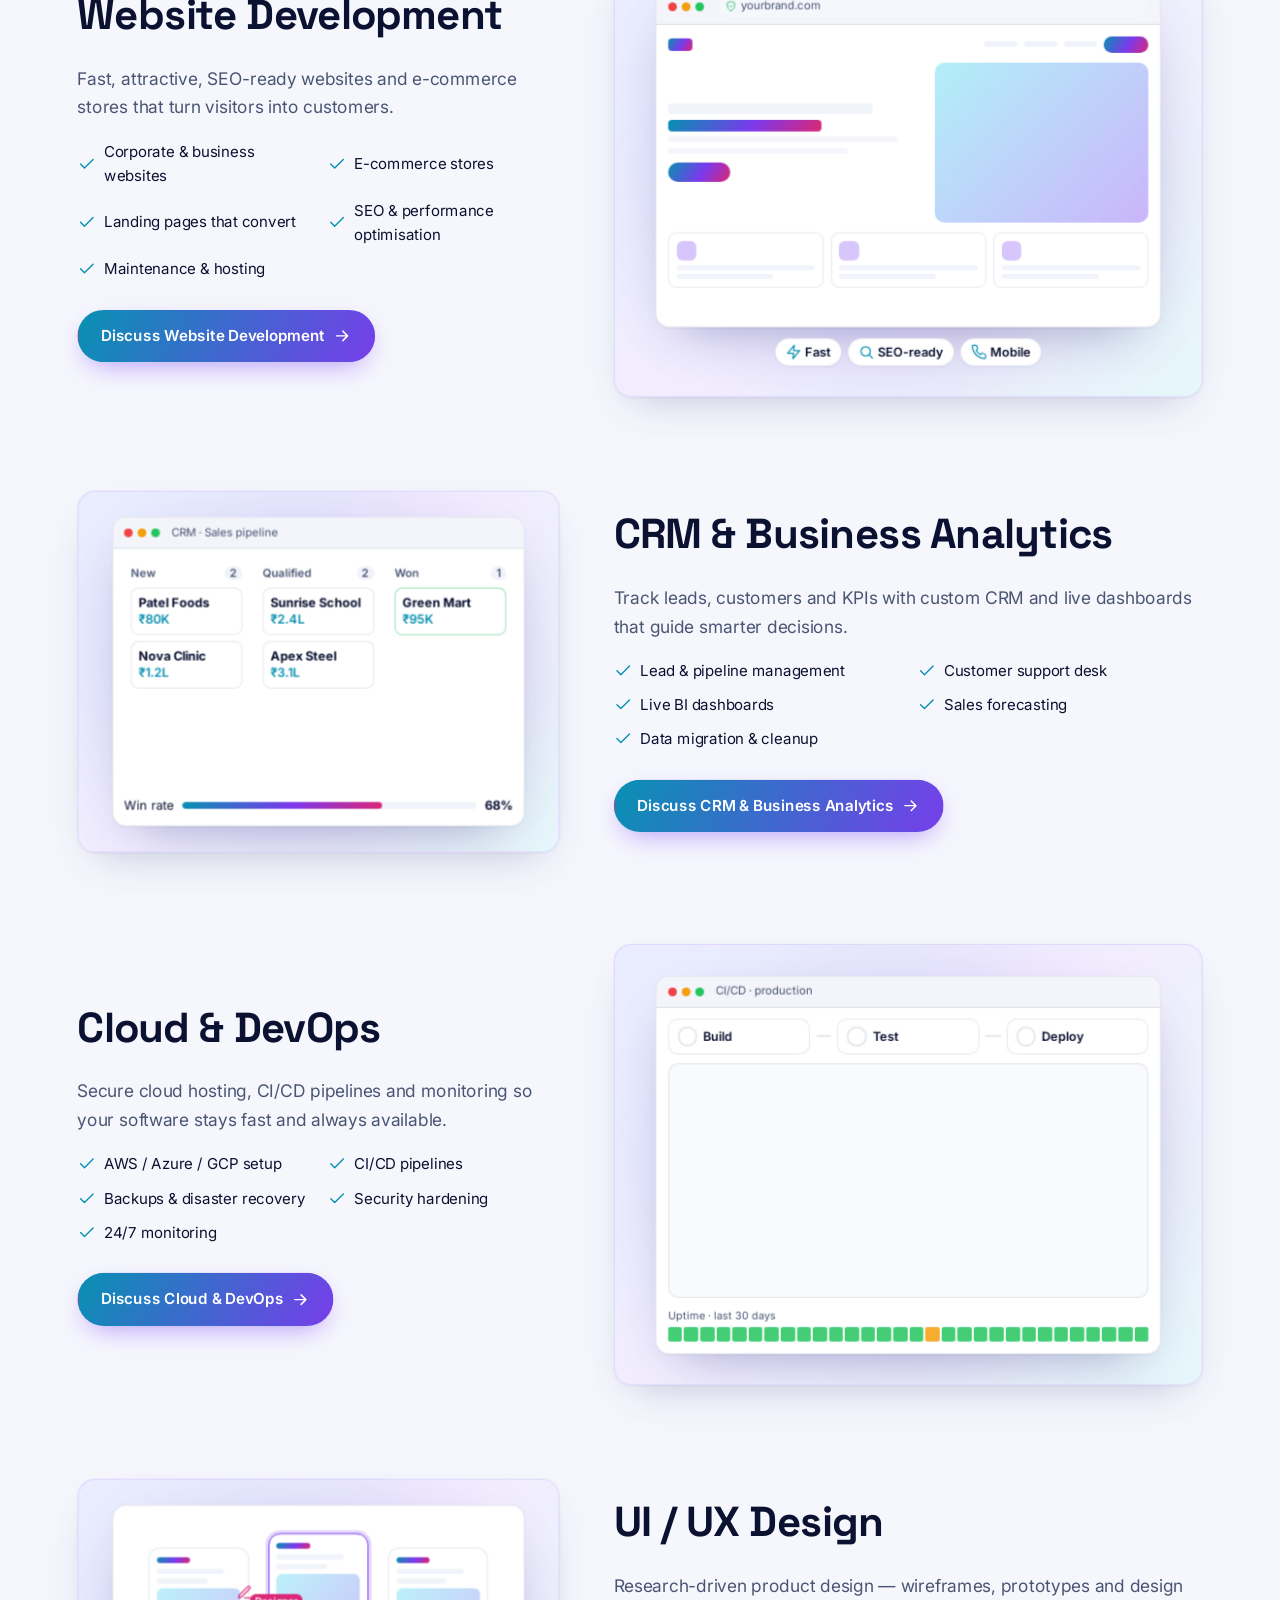
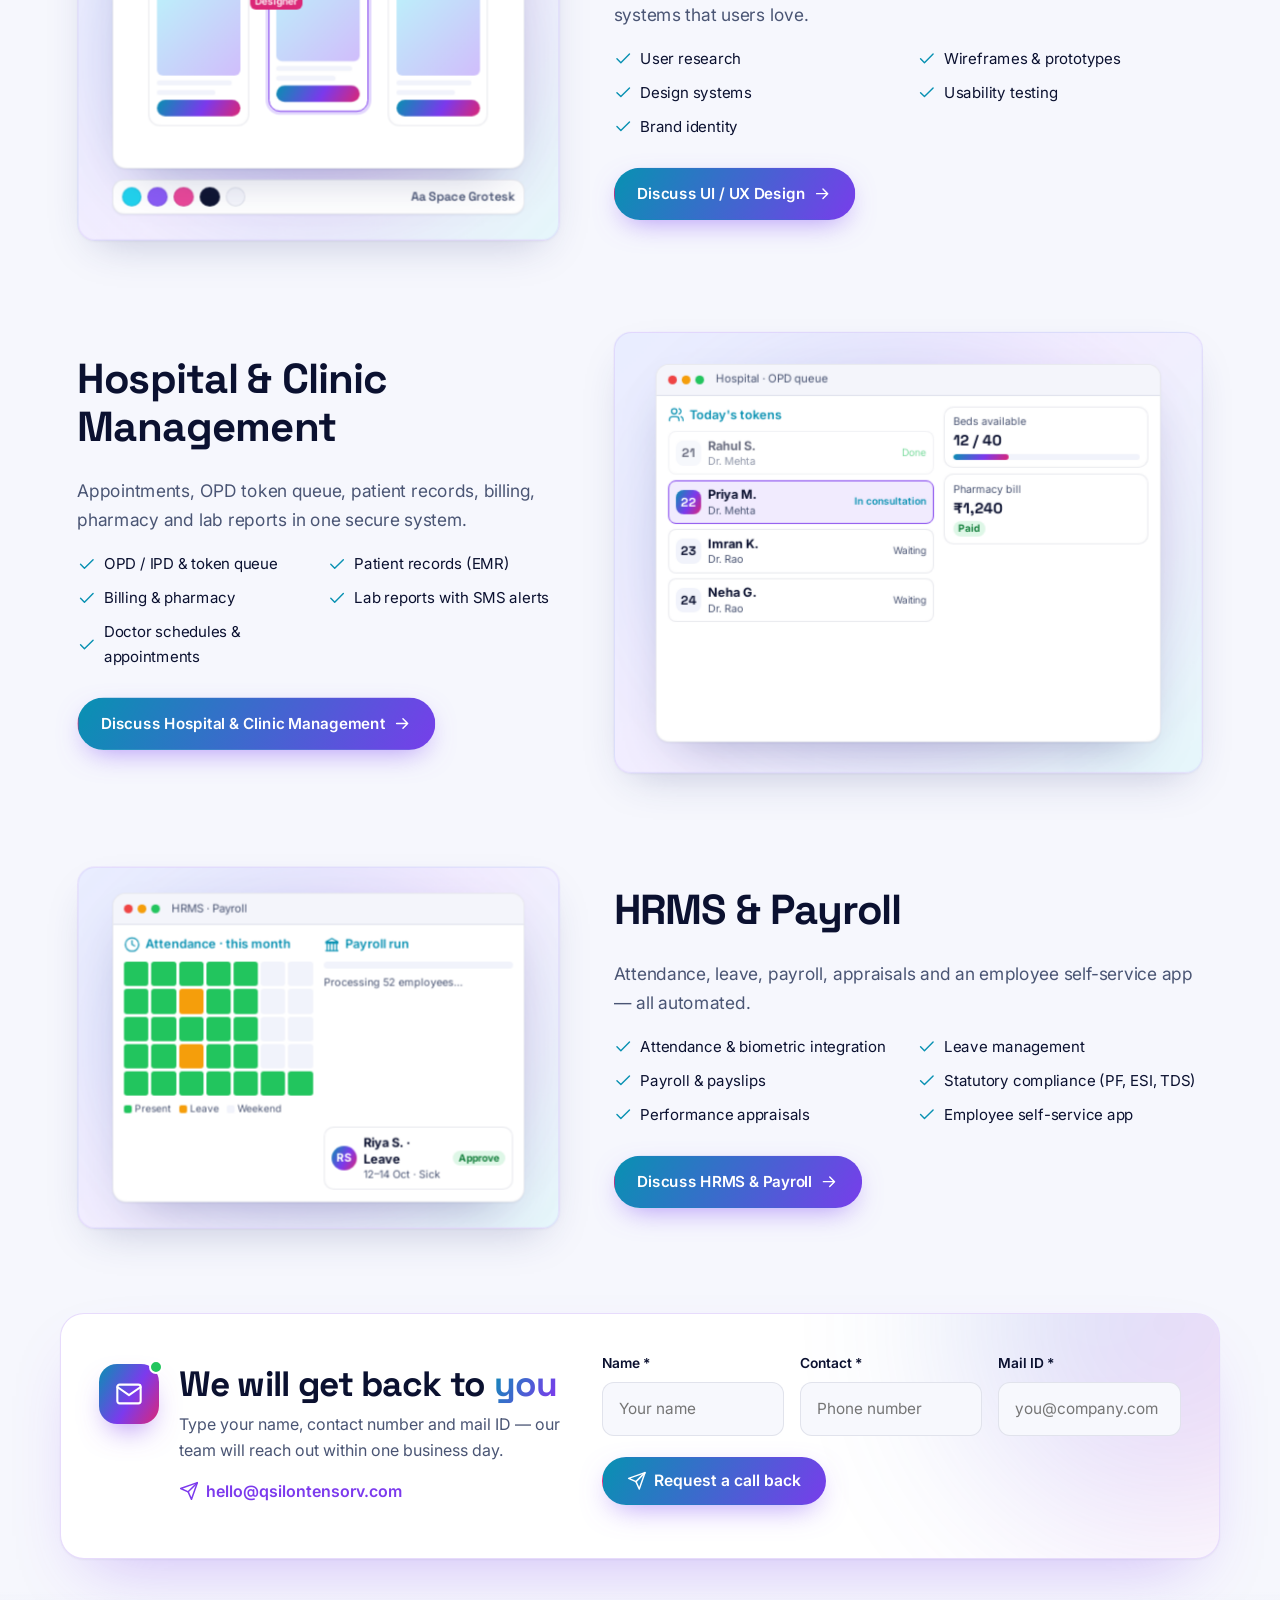
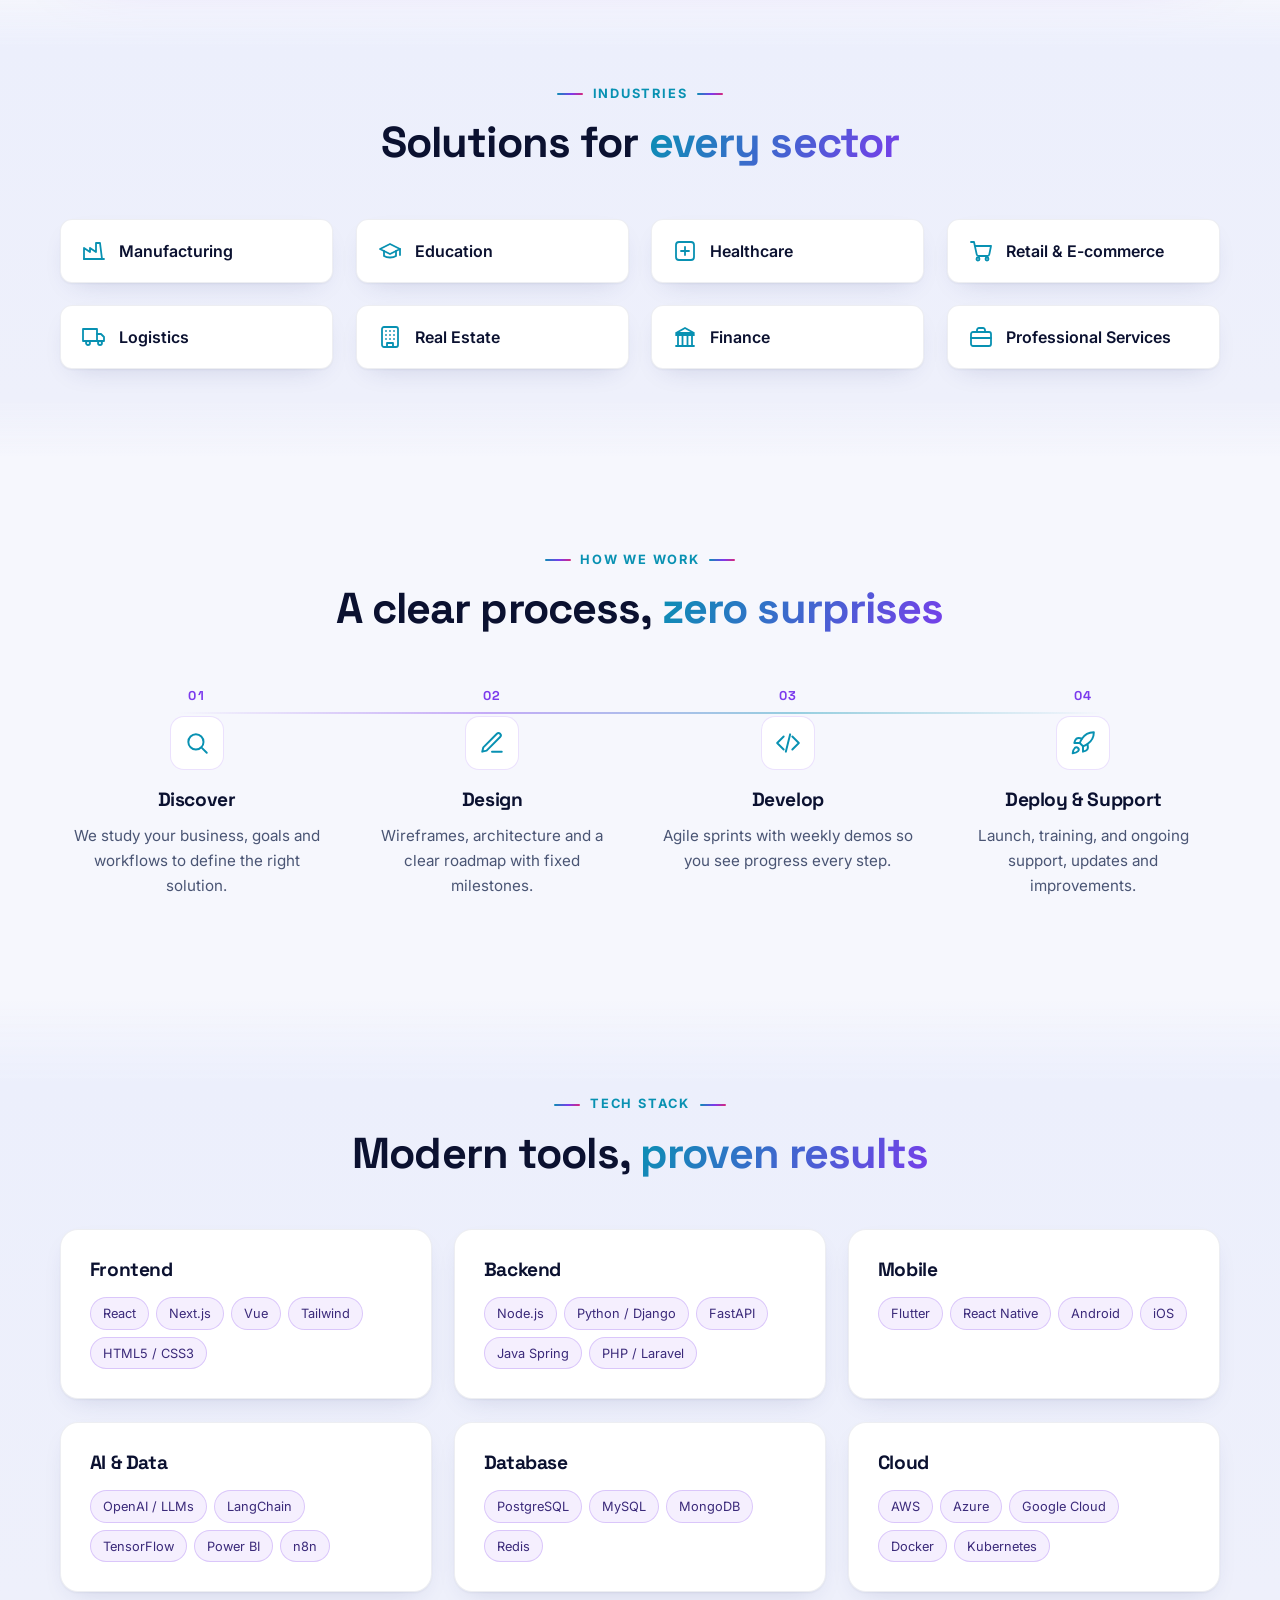
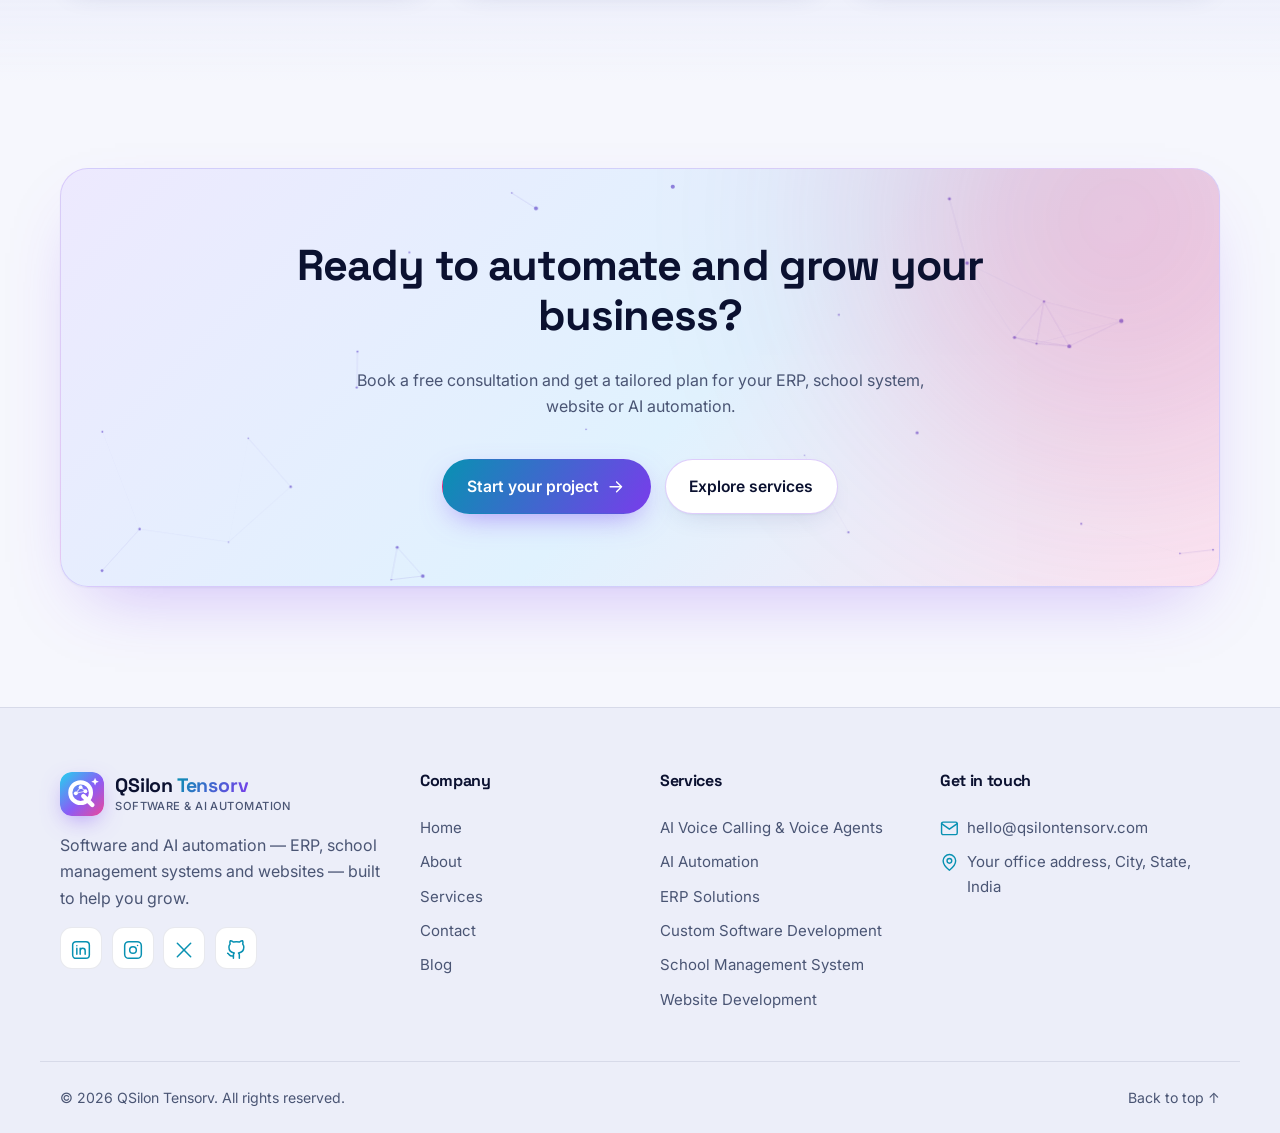
<file: services.html>
<!doctype html>
<html lang="en" data-theme="light">
<head>
  <meta charset="utf-8" />
  <meta name="viewport" content="width=device-width, initial-scale=1" />
  <title>Services — QSilon Tensorv</title>
  <meta name="description" content="AI automation, ERP, custom software, school management systems, websites, CRM, cloud and UI/UX services." />
  <meta name="theme-color" content="#f6f7fd" />
  <meta property="og:title" content="Services — QSilon Tensorv" />
  <meta property="og:description" content="AI automation, ERP, custom software, school management systems, websites, CRM, cloud and UI/UX services." />
  <meta property="og:type" content="website" />
  <link rel="icon" href="assets/img/favicon.svg" type="image/svg+xml" />
  <link rel="preconnect" href="https://fonts.googleapis.com" />
  <link rel="preconnect" href="https://fonts.gstatic.com" crossorigin />
  <link href="https://fonts.googleapis.com/css2?family=Inter:wght@400;500;600;700&family=Space+Grotesk:wght@500;600;700&display=swap" rel="stylesheet" />
  <link rel="stylesheet" href="assets/css/style.css?v=dev" />
</head>
<body data-page="services">
  <a class="skip" href="#main">Skip to content</a>
  <div id="app"></div>
  <noscript><p>Please enable JavaScript to view the QSilon Tensorv website.</p></noscript>
  <script src="assets/js/site-data.js?v=dev"></script>
  <script src="assets/js/blog-data.js?v=dev"></script>
  <script src="assets/js/mockups.js?v=dev"></script>
  <script src="assets/js/mockups-extra.js?v=dev"></script>
  <script src="assets/js/main.js?v=dev"></script>
  <script src="assets/js/effects.js?v=dev"></script>
</body>
</html>
</file>
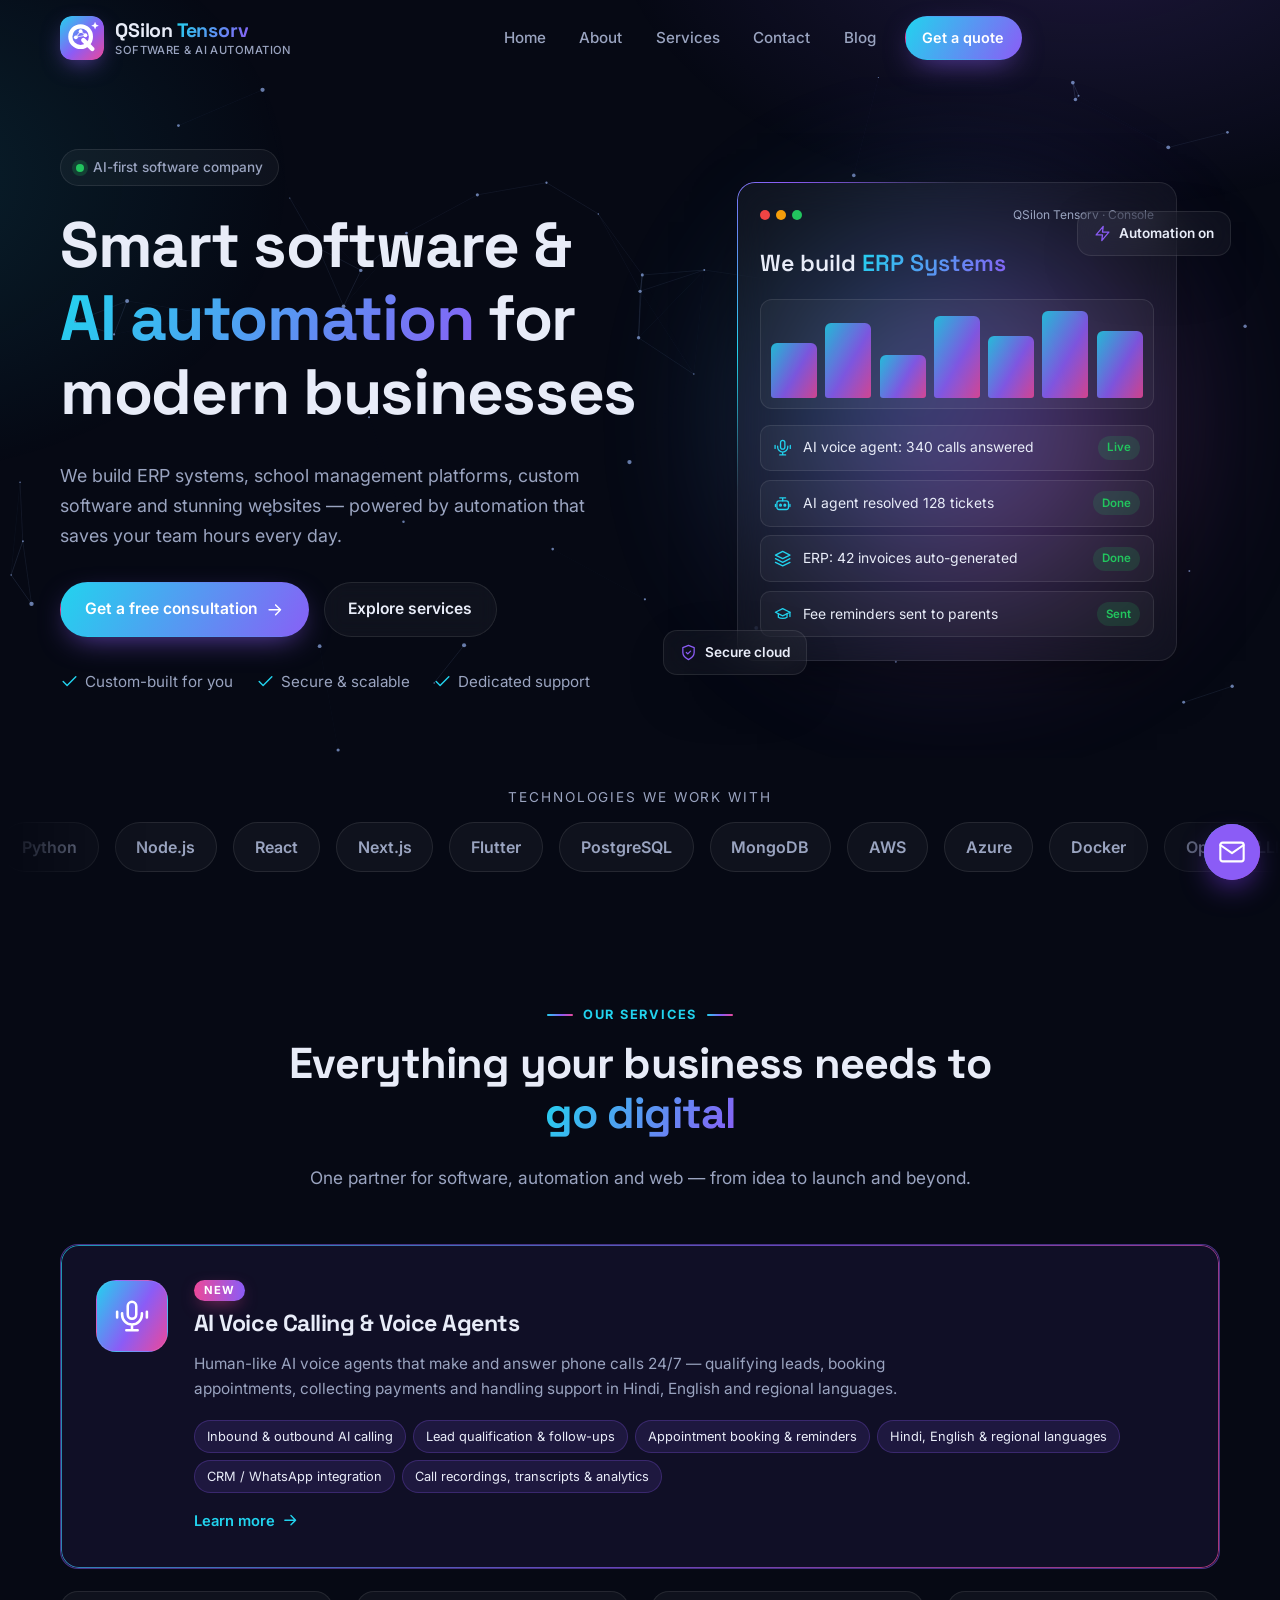
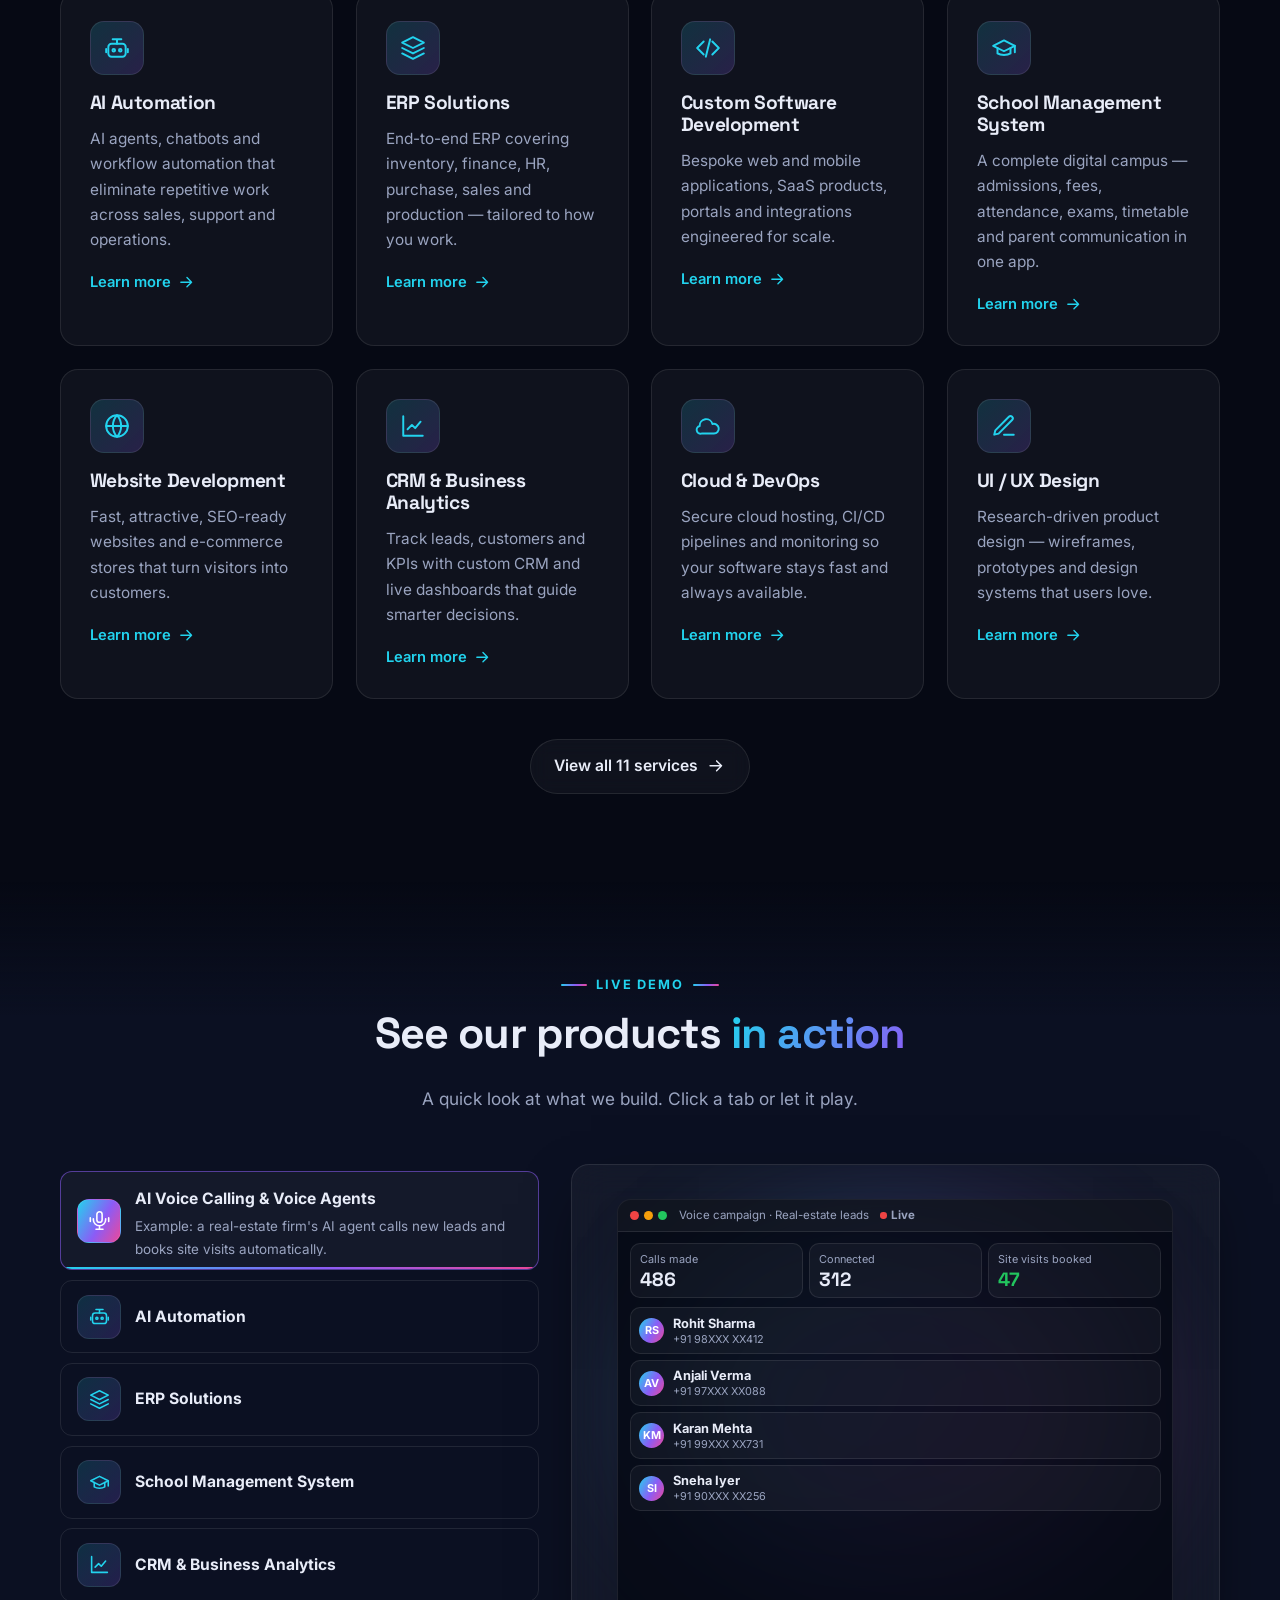
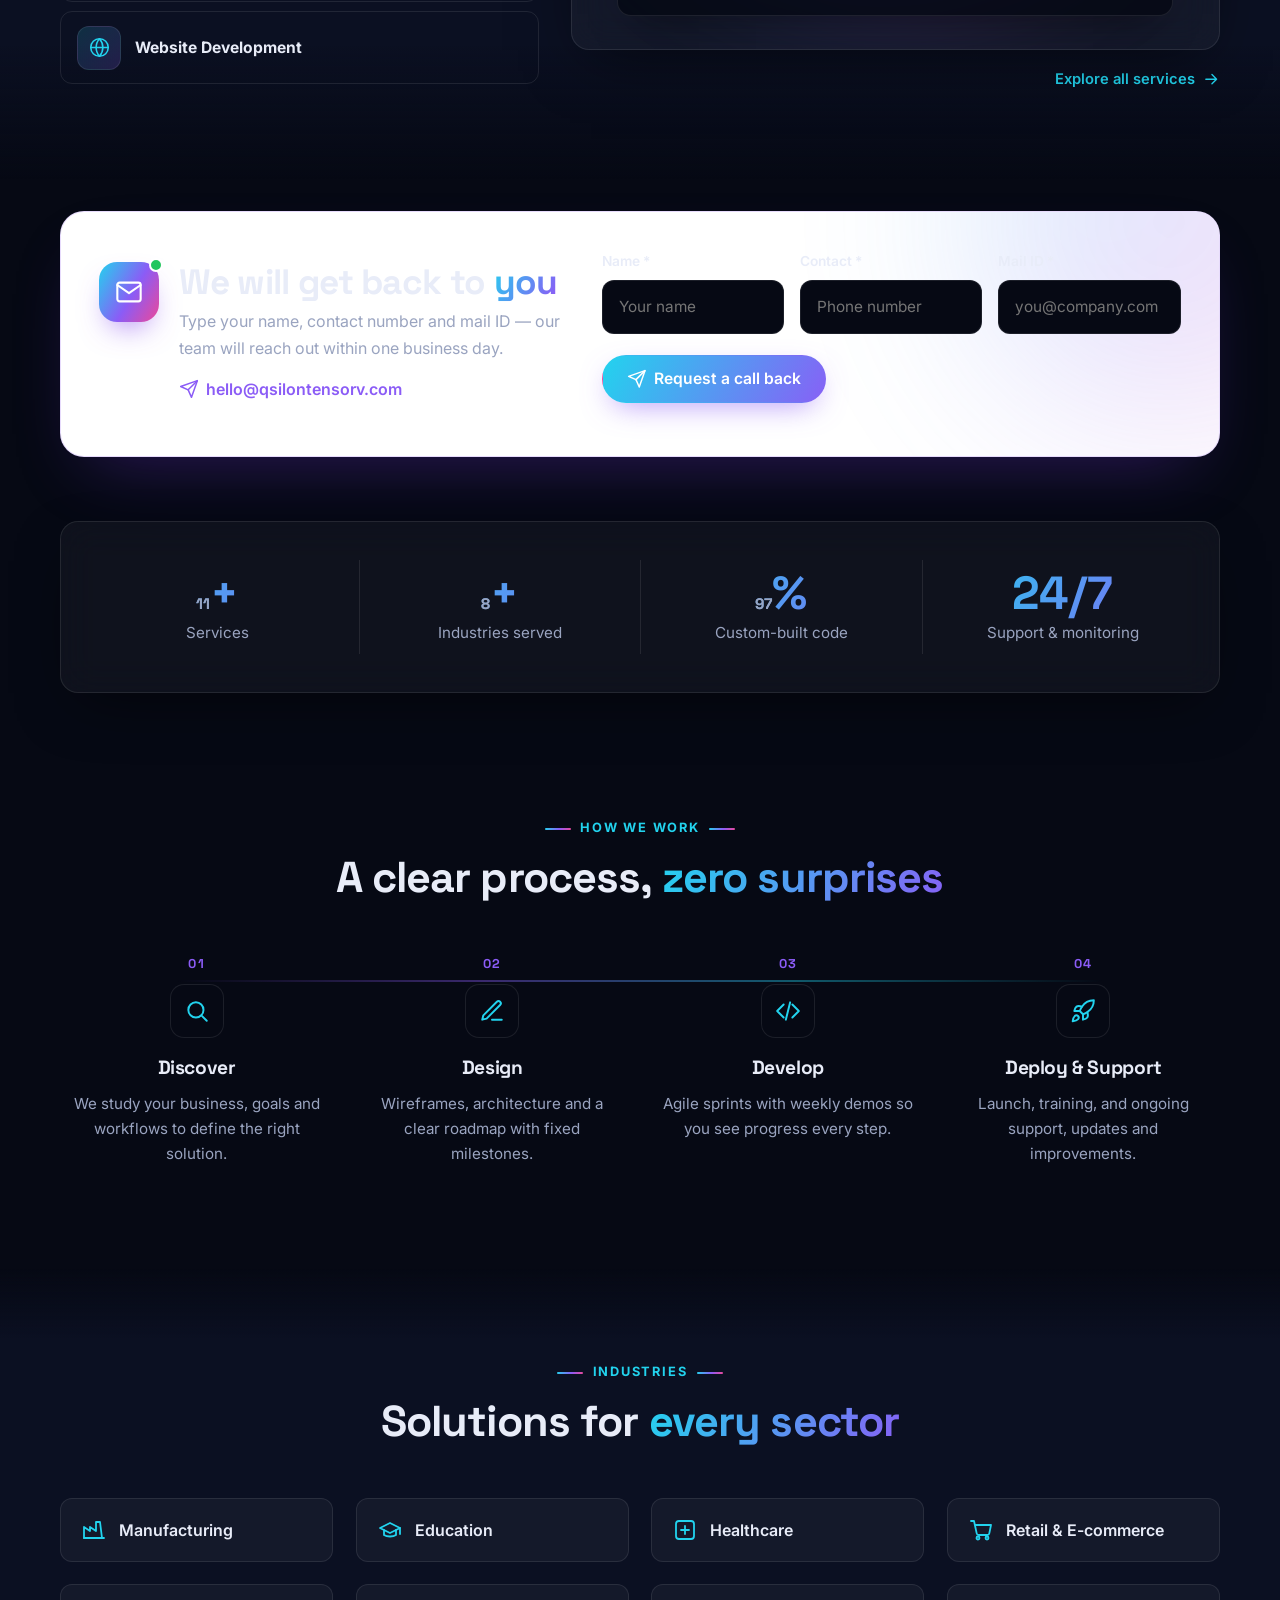
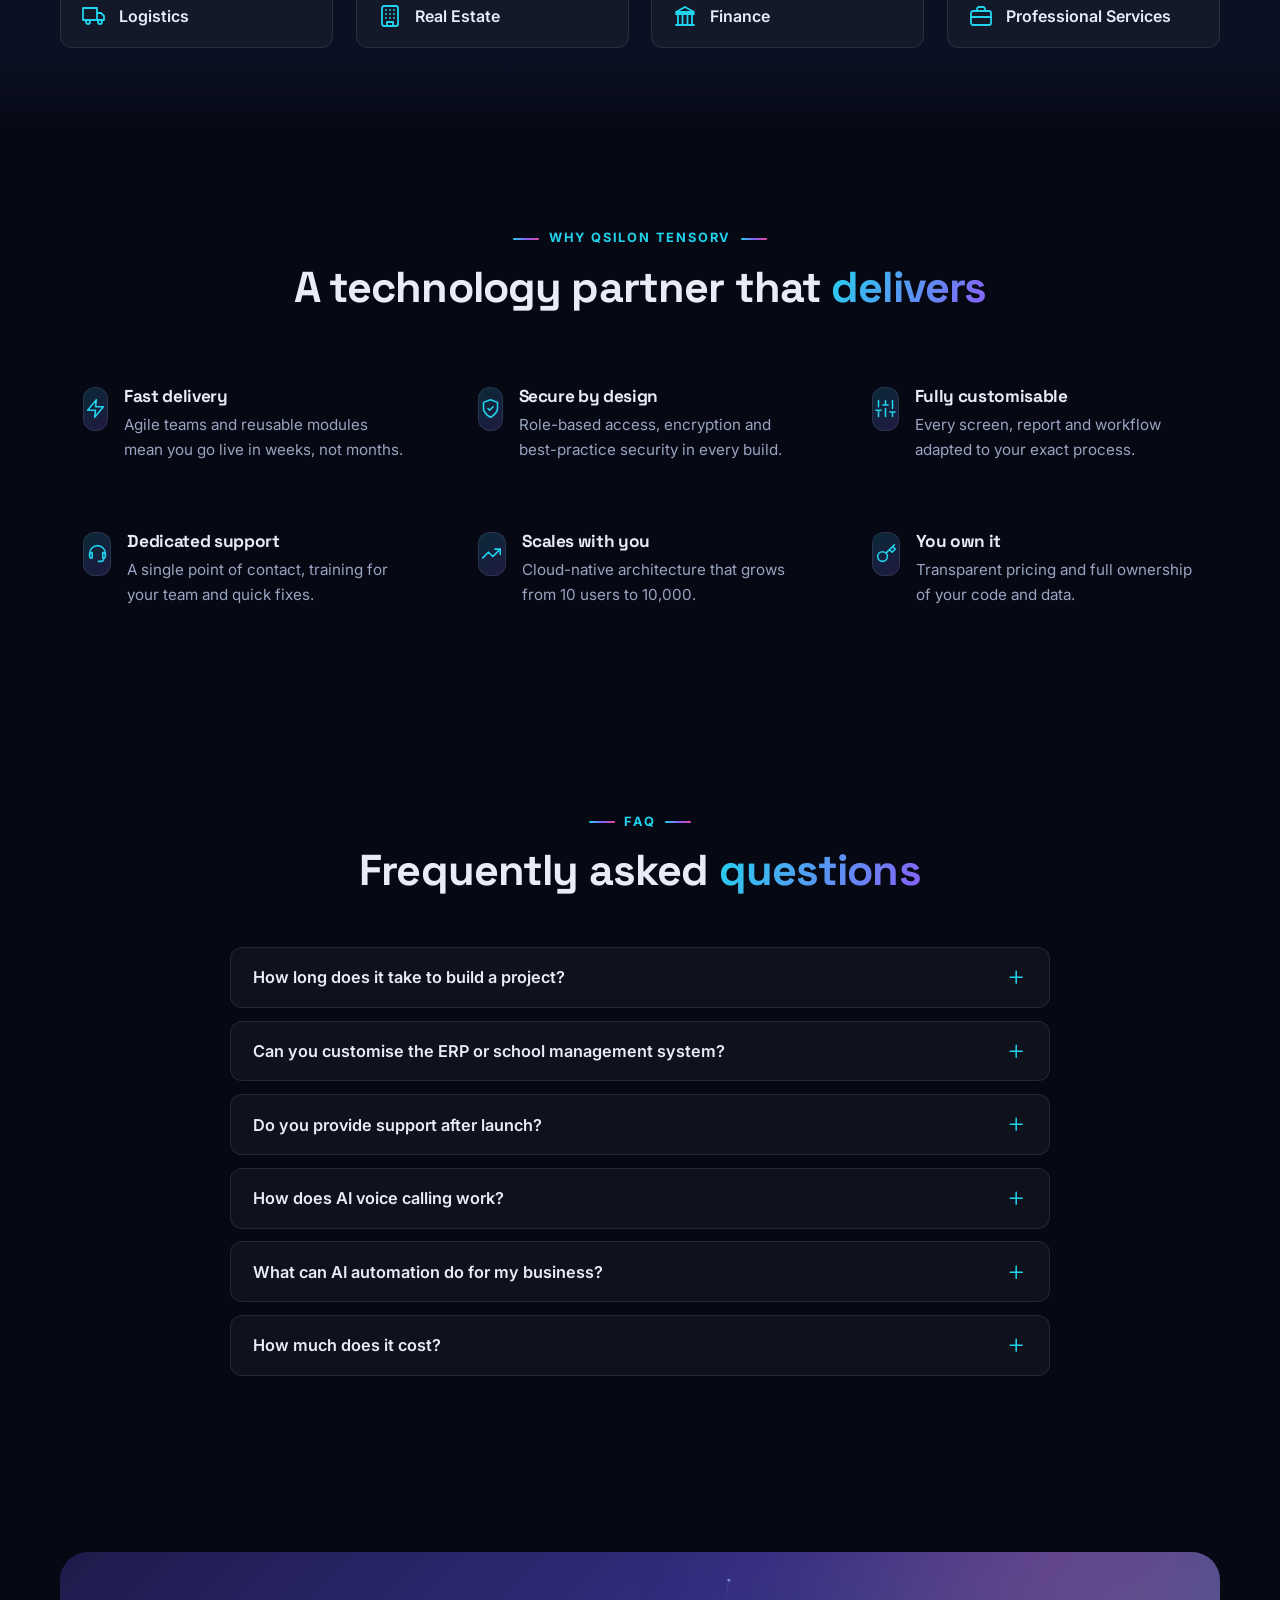
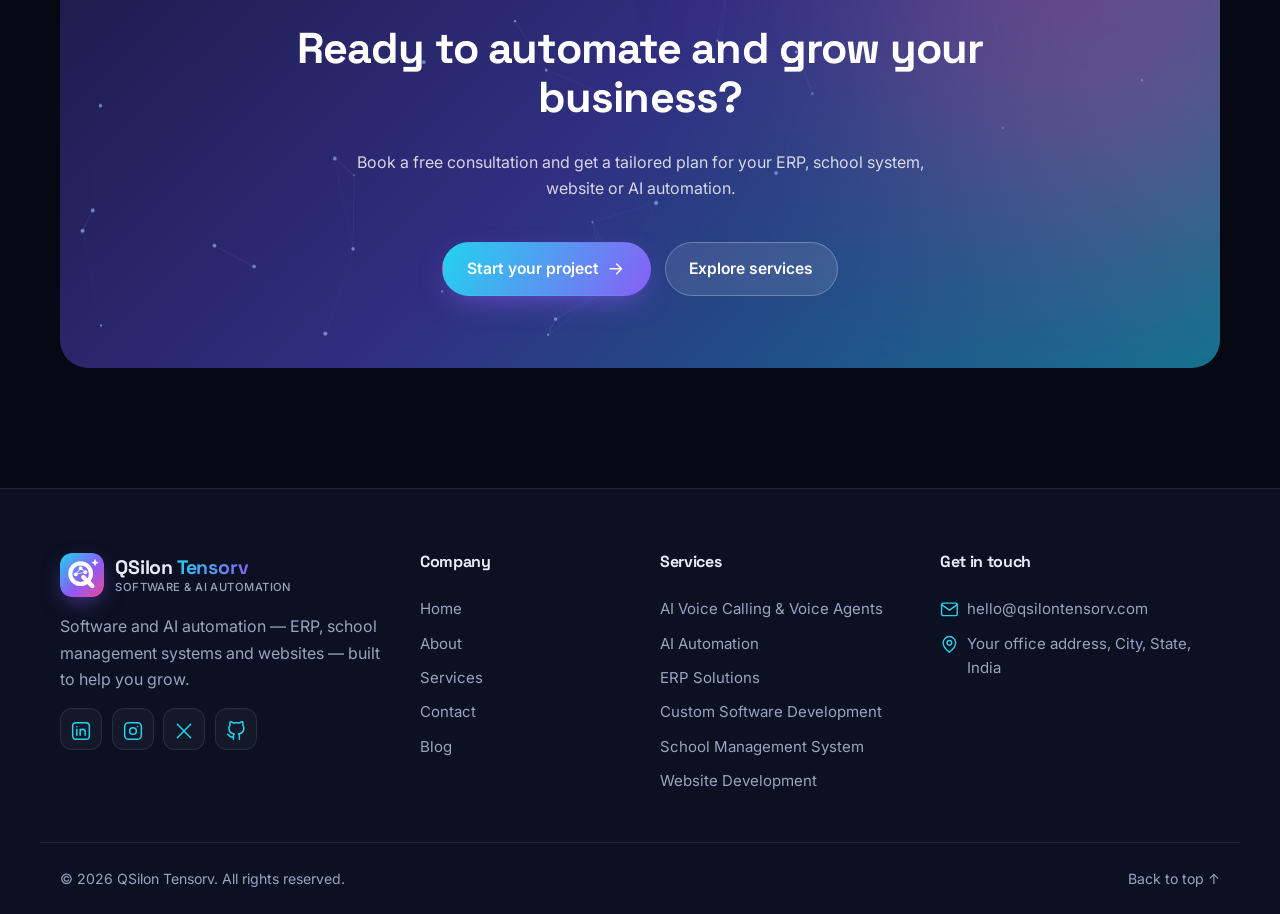
<file: solutions.html>
<!doctype html>
<html lang="en">
<head>
  <meta charset="utf-8" />
  <meta name="viewport" content="width=device-width, initial-scale=1" />
  <title>Solutions — QSilon Tensorv</title>
  <meta name="description" content="Ready-to-customise ERP, school management, AI automation, e-commerce, hospital and HRMS platforms." />
  <meta name="theme-color" content="#060914" />
  <meta property="og:title" content="Solutions — QSilon Tensorv" />
  <meta property="og:description" content="Ready-to-customise ERP, school management, AI automation, e-commerce, hospital and HRMS platforms." />
  <meta property="og:type" content="website" />
  <link rel="icon" href="assets/img/favicon.svg" type="image/svg+xml" />
  <link rel="preconnect" href="https://fonts.googleapis.com" />
  <link rel="preconnect" href="https://fonts.gstatic.com" crossorigin />
  <link href="https://fonts.googleapis.com/css2?family=Inter:wght@400;500;600;700&family=Space+Grotesk:wght@500;600;700&display=swap" rel="stylesheet" />
  <link rel="stylesheet" href="assets/css/style.css?v=dev" />
  <script>try{var t=localStorage.getItem("qt-theme");if(t)document.documentElement.dataset.theme=t;}catch(e){}</script>
</head>
<body data-page="solutions">
  <a class="skip" href="#main">Skip to content</a>
  <div id="app"></div>
  <noscript><p>Please enable JavaScript to view the QSilon Tensorv website.</p></noscript>
  <script src="assets/js/site-data.js?v=dev"></script>
  <script src="assets/js/mockups.js?v=dev"></script>
  <script src="assets/js/mockups-extra.js?v=dev"></script>
  <script src="assets/js/main.js?v=dev"></script>
  <script src="assets/js/effects.js?v=dev"></script>
</body>
</html>
</file>
<file: assets/css/style.css>
/* ==========================================================================
   QSilon Tensorv — Styles
   Change the brand colours in :root below.
   ========================================================================== */
:root {
  --c1: #22d3ee;          /* cyan  */
  --c2: #8b5cf6;          /* violet */
  --c3: #ec4899;          /* pink accent */
  --grad: linear-gradient(120deg, var(--c1), var(--c2) 55%, var(--c3));

  --bg: #060914;
  --bg-2: #0b1022;
  --surface: rgba(255, 255, 255, 0.04);
  --surface-2: rgba(255, 255, 255, 0.07);
  --border: rgba(255, 255, 255, 0.09);
  --text: #e8ecf8;
  --muted: #9aa4c0;
  --shadow: 0 20px 60px -20px rgba(0, 0, 0, 0.6);

  --radius: 18px;
  --radius-sm: 12px;
  --max: 1200px;
  --font: "Inter", system-ui, -apple-system, "Segoe UI", Roboto, sans-serif;
  --display: "Space Grotesk", "Inter", system-ui, sans-serif;
  color-scheme: dark;
}

:root[data-theme="light"] {
  --bg: #f6f7fc;
  --bg-2: #eceff9;
  --surface: rgba(255, 255, 255, 0.8);
  --surface-2: #ffffff;
  --border: rgba(15, 23, 42, 0.09);
  --text: #0e1430;
  --muted: #55607e;
  --shadow: 0 20px 50px -24px rgba(30, 41, 90, 0.25);
  color-scheme: light;
}

*, *::before, *::after { box-sizing: border-box; }
html { scroll-behavior: smooth; scroll-padding-top: 90px; }
body {
  margin: 0;
  font-family: var(--font);
  background: var(--bg);
  color: var(--text);
  line-height: 1.65;
  -webkit-font-smoothing: antialiased;
  overflow-x: hidden;
}
body::before {
  content: "";
  position: fixed;
  inset: 0;
  z-index: -1;
  background:
    radial-gradient(800px 500px at 85% -10%, rgba(139, 92, 246, 0.18), transparent 60%),
    radial-gradient(700px 500px at -10% 20%, rgba(34, 211, 238, 0.12), transparent 60%);
  pointer-events: none;
}
img { max-width: 100%; display: block; }
a { color: inherit; text-decoration: none; }
h1, h2, h3, h4 { font-family: var(--display); line-height: 1.15; margin: 0 0 0.6em; letter-spacing: -0.02em; }
h1 { font-size: clamp(2.3rem, 5.2vw, 4rem); }
h2 { font-size: clamp(1.8rem, 3.6vw, 2.7rem); }
h3 { font-size: 1.2rem; }
p { margin: 0 0 1em; }
.muted, .lead { color: var(--muted); }
.lead { font-size: 1.12rem; }
.grad { background: var(--grad); -webkit-background-clip: text; background-clip: text; color: transparent; }
.center { text-align: center; margin-top: 2.5rem; }
.center-text { text-align: center; }
.skip { position: absolute; left: -999px; top: 8px; background: var(--c2); color: #fff; padding: 8px 14px; border-radius: 8px; z-index: 200; }
.skip:focus { left: 8px; }
:focus-visible { outline: 2px solid var(--c1); outline-offset: 3px; border-radius: 6px; }

.container { width: 100%; max-width: var(--max); margin: 0 auto; padding: 0 20px; }
.container.narrow { max-width: 860px; }

/* ------------------------------- Icons -------------------------------- */
.ic { width: 1.25em; height: 1.25em; flex-shrink: 0; vertical-align: middle; }
.ic-wrap {
  width: 54px; height: 54px; border-radius: 14px;
  display: grid; place-items: center;
  background: linear-gradient(135deg, rgba(34, 211, 238, 0.16), rgba(139, 92, 246, 0.2));
  border: 1px solid var(--border);
  color: var(--c1);
  margin-bottom: 1.1rem;
}
.ic-wrap .ic { width: 26px; height: 26px; }
.ic-wrap.sm { width: 44px; height: 44px; border-radius: 12px; margin: 0; }
.ic-wrap.sm .ic { width: 21px; height: 21px; }
.ic-wrap.mx { margin-inline: auto; }

/* ------------------------------ Buttons ------------------------------- */
.btn {
  display: inline-flex; align-items: center; justify-content: center; gap: 0.5em;
  padding: 0.85em 1.5em; border-radius: 999px;
  font-weight: 600; font-size: 0.98rem; border: 1px solid transparent;
  cursor: pointer; transition: transform 0.2s, box-shadow 0.2s, background 0.2s;
  font-family: inherit;
}
.btn .ic { transition: transform 0.2s; }
.btn:hover .ic { transform: translateX(3px); }
.btn-primary { background: var(--grad); color: #fff; box-shadow: 0 10px 30px -10px rgba(139, 92, 246, 0.7); }
.btn-primary:hover { transform: translateY(-2px); box-shadow: 0 16px 36px -10px rgba(139, 92, 246, 0.85); }
.btn-ghost { background: var(--surface); border-color: var(--border); color: var(--text); backdrop-filter: blur(10px); }
.btn-ghost:hover { background: var(--surface-2); transform: translateY(-2px); }
.btn.sm { padding: 0.6em 1.15em; font-size: 0.9rem; }
.btn.wide { width: 100%; margin-top: 0.5rem; }
.btn:disabled { opacity: 0.7; cursor: progress; }
.btn.loading .ic { animation: spin 1s linear infinite; }
.btn-row { display: flex; flex-wrap: wrap; gap: 0.9rem; }
.btn-row.center { justify-content: center; }

/* ------------------------------- Header ------------------------------- */
.site-header {
  position: sticky; top: 0; z-index: 100;
  transition: background 0.3s, box-shadow 0.3s, border-color 0.3s;
  border-bottom: 1px solid transparent;
}
.site-header.scrolled, .site-header.open {
  background: color-mix(in srgb, var(--bg) 82%, transparent);
  backdrop-filter: blur(16px); -webkit-backdrop-filter: blur(16px);
  border-bottom-color: var(--border);
}
.nav-wrap { display: flex; align-items: center; justify-content: space-between; height: 76px; gap: 1rem; }
.logo { display: flex; align-items: center; gap: 0.7rem; font-family: var(--display); }
.logo-mark {
  width: 42px; height: 42px; border-radius: 12px; display: grid; place-items: center;
  background: var(--grad); color: #fff; font-weight: 700; font-size: 1rem; letter-spacing: 0.02em;
  box-shadow: 0 8px 24px -8px rgba(139, 92, 246, 0.8);
}
.logo-text { display: flex; flex-direction: column; font-weight: 700; font-size: 1.12rem; line-height: 1.1; }
.logo-text small { font-family: var(--font); font-weight: 500; font-size: 0.7rem; color: var(--muted); letter-spacing: 0.04em; text-transform: uppercase; margin-top: 3px; }
.nav { display: flex; align-items: center; gap: 0.3rem; }
.nav a:not(.btn) { padding: 0.5rem 0.9rem; border-radius: 999px; color: var(--muted); font-weight: 500; font-size: 0.95rem; transition: color 0.2s, background 0.2s; }
.nav a:not(.btn):hover { color: var(--text); background: var(--surface); }
.nav a.active { color: var(--text); background: var(--surface-2); }
.nav-cta { margin-left: 0.6rem; }
.nav-actions { display: flex; gap: 0.4rem; }
.icon-btn {
  width: 42px; height: 42px; border-radius: 12px; display: grid; place-items: center;
  background: var(--surface); border: 1px solid var(--border); color: var(--text); cursor: pointer;
}
.icon-btn:hover { background: var(--surface-2); }
#theme-toggle .sun { display: none; }
:root[data-theme="light"] #theme-toggle .sun { display: block; }
:root[data-theme="light"] #theme-toggle .moon { display: none; }
.menu-btn { display: none; }
.menu-btn .i-close { display: none; }
.open .menu-btn .i-open { display: none; }
.open .menu-btn .i-close { display: block; }

/* -------------------------------- Hero -------------------------------- */
.hero { padding: 4.5rem 0 4rem; position: relative; }
.hero-grid { display: grid; grid-template-columns: 1.1fr 1fr; gap: 3.5rem; align-items: center; }
.badge {
  display: inline-flex; align-items: center; gap: 0.55rem;
  padding: 0.4rem 0.95rem; border-radius: 999px;
  background: var(--surface); border: 1px solid var(--border);
  font-size: 0.85rem; font-weight: 500; color: var(--muted); margin-bottom: 1.4rem;
}
.dot { width: 8px; height: 8px; border-radius: 50%; background: #22c55e; box-shadow: 0 0 0 4px rgba(34, 197, 94, 0.2); animation: pulse 2s infinite; }
.hero h1 { margin-bottom: 0.5em; }
.hero .lead { max-width: 560px; margin-bottom: 2rem; }
.hero-points { list-style: none; padding: 0; margin: 2rem 0 0; display: flex; flex-wrap: wrap; gap: 0.6rem 1.4rem; color: var(--muted); font-size: 0.95rem; }
.hero-points li { display: flex; align-items: center; gap: 0.4rem; }
.hero-points .ic { color: var(--c1); }

.hero-visual { position: relative; min-height: 420px; display: grid; place-items: center; }
.orb {
  position: absolute; width: 360px; height: 360px; border-radius: 50%;
  background: var(--grad); filter: blur(90px); opacity: 0.45; animation: float 9s ease-in-out infinite;
}
.glass {
  background: var(--surface); border: 1px solid var(--border);
  backdrop-filter: blur(18px); -webkit-backdrop-filter: blur(18px);
  border-radius: var(--radius); box-shadow: var(--shadow);
}
.dash { position: relative; width: 100%; max-width: 440px; padding: 1.4rem; }
.dash-top { display: flex; align-items: center; gap: 6px; margin-bottom: 1.2rem; }
.dash-top span { width: 10px; height: 10px; border-radius: 50%; background: #ef4444; }
.dash-top span:nth-child(2) { background: #f59e0b; }
.dash-top span:nth-child(3) { background: #22c55e; }
.dash-top em { margin-left: auto; font-style: normal; font-size: 0.75rem; color: var(--muted); }
.dash-title { font-family: var(--display); font-size: 1.45rem; font-weight: 600; margin-bottom: 1rem; }
.rotator { display: inline-block; background: var(--grad); -webkit-background-clip: text; background-clip: text; color: transparent; transition: opacity 0.3s, transform 0.3s; }
.rotator.out { opacity: 0; transform: translateY(-8px); }
.dash-bars { display: flex; align-items: flex-end; gap: 8px; height: 110px; padding: 0.6rem; border-radius: var(--radius-sm); background: var(--surface); border: 1px solid var(--border); margin-bottom: 1rem; }
.dash-bars i { flex: 1; height: var(--h); border-radius: 6px 6px 3px 3px; background: var(--grad); opacity: 0.85; transform-origin: bottom; animation: grow 1.2s var(--d) both cubic-bezier(.2,.8,.2,1); }
.dash-rows { display: grid; gap: 0.55rem; }
.dash-rows div { display: flex; align-items: center; gap: 0.7rem; padding: 0.65rem 0.8rem; border-radius: 10px; background: var(--surface); border: 1px solid var(--border); font-size: 0.87rem; }
.dash-rows .ic { color: var(--c1); }
.dash-rows b { margin-left: auto; font-size: 0.72rem; font-weight: 600; padding: 0.15rem 0.55rem; border-radius: 999px; background: rgba(34, 197, 94, 0.15); color: #22c55e; }
.float { position: absolute; padding: 0.65rem 1rem; font-size: 0.85rem; font-weight: 600; display: flex; align-items: center; gap: 0.5rem; border-radius: 14px; animation: float 6s ease-in-out infinite; }
.float .ic { color: var(--c2); }
.f1 { top: 6%; right: -2%; }
.f2 { bottom: -3%; left: -6%; animation-delay: -3s; }

/* ---------------------------- Page header ----------------------------- */
.page-header { padding: 5rem 0 3.5rem; text-align: center; }
.page-header .lead { max-width: 680px; margin: 0 auto 1.4rem; }
.crumbs { font-size: 0.9rem; color: var(--muted); }
.crumbs a:hover { color: var(--c1); }

/* ------------------------------ Sections ------------------------------ */
.section { padding: 5.5rem 0; position: relative; }
.section.tight { padding: 2rem 0; }
.section.alt { background: linear-gradient(180deg, transparent, var(--bg-2) 15%, var(--bg-2) 85%, transparent); }
.sec-head { text-align: center; max-width: 720px; margin: 0 auto 3.2rem; }
.sec-head p { color: var(--muted); font-size: 1.08rem; }
.eyebrow {
  display: inline-block; font-size: 0.8rem; font-weight: 700; letter-spacing: 0.14em; text-transform: uppercase;
  color: var(--c1); margin-bottom: 0.9rem;
}

.grid { display: grid; gap: 1.4rem; }
.g2 { grid-template-columns: repeat(2, 1fr); }
.g3 { grid-template-columns: repeat(3, 1fr); }
.g4 { grid-template-columns: repeat(4, 1fr); }

.card {
  position: relative; display: block; padding: 1.8rem; border-radius: var(--radius);
  background: var(--surface); border: 1px solid var(--border);
  transition: transform 0.35s cubic-bezier(.2,.8,.2,1), border-color 0.3s, box-shadow 0.3s;
  overflow: hidden;
}
.card::before {
  content: ""; position: absolute; inset: 0; border-radius: inherit; padding: 1px;
  background: var(--grad); opacity: 0; transition: opacity 0.3s;
  -webkit-mask: linear-gradient(#000 0 0) content-box, linear-gradient(#000 0 0);
  -webkit-mask-composite: xor; mask-composite: exclude; pointer-events: none;
}
.card:hover { transform: translateY(-6px); box-shadow: var(--shadow); }
.card:hover::before { opacity: 1; }
.card p { color: var(--muted); font-size: 0.96rem; }
.more { display: inline-flex; align-items: center; gap: 0.4rem; color: var(--c1); font-weight: 600; font-size: 0.92rem; }
.more .ic { transition: transform 0.2s; }
.card:hover .more .ic, .more:hover .ic { transform: translateX(4px); }

.sol-top { display: flex; justify-content: space-between; align-items: flex-start; }
.tag { font-size: 0.75rem; font-weight: 600; padding: 0.3rem 0.75rem; border-radius: 999px; background: var(--surface-2); border: 1px solid var(--border); color: var(--muted); }
.chips { display: flex; flex-wrap: wrap; gap: 0.45rem; margin-top: 1rem; }
.chips span { font-size: 0.8rem; padding: 0.3rem 0.75rem; border-radius: 999px; background: rgba(139, 92, 246, 0.12); border: 1px solid rgba(139, 92, 246, 0.25); color: var(--text); }
.sol.big { padding: 2.2rem; }
.sol.big .more { margin-top: 1.4rem; }

/* Marquee strip */
.strip { padding: 1.8rem 0 2.5rem; text-align: center; }
.strip-title { font-size: 0.85rem; color: var(--muted); text-transform: uppercase; letter-spacing: 0.14em; }
.marquee { overflow: hidden; -webkit-mask-image: linear-gradient(90deg, transparent, #000 12%, #000 88%, transparent); mask-image: linear-gradient(90deg, transparent, #000 12%, #000 88%, transparent); }
.marquee-track { display: flex; gap: 1rem; width: max-content; animation: marquee 40s linear infinite; }
.marquee-track span { padding: 0.65rem 1.3rem; border-radius: 999px; border: 1px solid var(--border); background: var(--surface); font-weight: 600; color: var(--muted); white-space: nowrap; }
.marquee:hover .marquee-track { animation-play-state: paused; }

/* Stats */
.stats { display: grid; grid-template-columns: repeat(4, 1fr); padding: 2.4rem 1rem; }
.stat { text-align: center; padding: 0.5rem; }
.stat + .stat { border-left: 1px solid var(--border); }
.stat strong { display: block; font-family: var(--display); font-size: clamp(2rem, 4vw, 2.9rem); background: var(--grad); -webkit-background-clip: text; background-clip: text; color: transparent; line-height: 1.1; }
.stat span { color: var(--muted); font-size: 0.95rem; }

/* Process */
.steps { display: grid; grid-template-columns: repeat(4, 1fr); gap: 1.4rem; position: relative; }
.steps::before { content: ""; position: absolute; top: 27px; left: 10%; right: 10%; height: 2px; background: linear-gradient(90deg, transparent, var(--c2), var(--c1), transparent); opacity: 0.4; }
.step { position: relative; text-align: center; padding: 0 0.5rem; }
.step .ic-wrap { margin: 0 auto 1.2rem; background: var(--bg); position: relative; }
.step-n { font-family: var(--display); font-size: 0.8rem; font-weight: 700; color: var(--c2); letter-spacing: 0.1em; margin-bottom: 0.6rem; }
.step p { color: var(--muted); font-size: 0.95rem; }

/* Industries */
.ind {
  display: flex; align-items: center; gap: 0.8rem; padding: 1.1rem 1.3rem; border-radius: var(--radius-sm);
  background: var(--surface); border: 1px solid var(--border); font-weight: 600; transition: transform 0.25s, border-color 0.25s;
}
.ind .ic { width: 24px; height: 24px; color: var(--c1); }
.ind:hover { transform: translateY(-4px); border-color: var(--c2); }

/* Features */
.feature { display: flex; gap: 1rem; padding: 1.4rem; border-radius: var(--radius); border: 1px solid transparent; transition: background 0.3s, border-color 0.3s; }
.feature:hover { background-color: var(--surface); border-color: var(--border); }
.feature h3 { margin-bottom: 0.35rem; font-size: 1.08rem; }
.feature p { color: var(--muted); font-size: 0.95rem; margin: 0; }

/* Service detail */
.stack { display: grid; gap: 5rem; }
.detail { display: grid; grid-template-columns: 0.9fr 1.1fr; gap: 3.5rem; align-items: center; }
.detail.flip .detail-art { order: 2; }
.detail-art { aspect-ratio: 4 / 3; display: grid; place-items: center; position: relative; overflow: hidden; }
.detail-art::after { content: ""; position: absolute; width: 70%; height: 70%; border-radius: 50%; background: var(--grad); filter: blur(70px); opacity: 0.35; }
.big-ic { position: relative; z-index: 1; width: 120px; height: 120px; border-radius: 30px; display: grid; place-items: center; background: var(--grad); color: #fff; box-shadow: 0 25px 60px -15px rgba(139, 92, 246, 0.8); animation: float 7s ease-in-out infinite; }
.big-ic .ic { width: 56px; height: 56px; }
.num { position: absolute; z-index: 1; top: 1rem; left: 1.4rem; font-family: var(--display); font-size: 3.5rem; font-weight: 700; color: var(--text); opacity: 0.08; }
.checks { list-style: none; padding: 0; margin: 0 0 1.8rem; display: grid; grid-template-columns: 1fr 1fr; gap: 0.6rem 1.2rem; }
.checks li { display: flex; align-items: center; gap: 0.5rem; font-size: 0.97rem; }
.checks .ic { color: var(--c1); }

/* About */
.about-grid { display: grid; grid-template-columns: 1fr 1fr; gap: 3rem; align-items: center; }
.mv { display: grid; gap: 1.2rem; }

/* Testimonials */
.quote .ic { width: 32px; height: 32px; color: var(--c2); margin-bottom: 1rem; }
.quote blockquote { margin: 0 0 1.4rem; font-size: 1.02rem; }
.quote figcaption { display: flex; flex-direction: column; }
.quote figcaption span { color: var(--muted); font-size: 0.88rem; }

/* FAQ */
.faq { display: grid; gap: 0.8rem; }
.faq-item { border: 1px solid var(--border); border-radius: var(--radius-sm); background: var(--surface); overflow: hidden; transition: border-color 0.3s; }
.faq-item.open { border-color: color-mix(in srgb, var(--c2) 50%, transparent); }
.faq-q { width: 100%; display: flex; justify-content: space-between; align-items: center; gap: 1rem; padding: 1.2rem 1.4rem; background: none; border: 0; color: var(--text); font: 600 1.02rem var(--font); text-align: left; cursor: pointer; }
.faq-q .ic { transition: transform 0.3s; color: var(--c1); }
.faq-item.open .faq-q .ic { transform: rotate(45deg); }
.faq-a { max-height: 0; overflow: hidden; transition: max-height 0.35s ease; }
.faq-a p { padding: 0 1.4rem 1.3rem; margin: 0; color: var(--muted); }

/* CTA */
.cta { position: relative; text-align: center; padding: 4.5rem 2rem; border-radius: 28px; overflow: hidden; background: linear-gradient(135deg, #1e1b4b, #312e81 45%, #0e7490); color: #fff; }
.cta h2 { max-width: 760px; margin-inline: auto; position: relative; }
.cta p { max-width: 600px; margin: 0 auto 2rem; color: rgba(255, 255, 255, 0.8); position: relative; }
.cta .btn-row { position: relative; }
.cta .btn-ghost { color: #fff; background: rgba(255, 255, 255, 0.1); border-color: rgba(255, 255, 255, 0.25); }
.cta-glow { position: absolute; width: 500px; height: 500px; right: -150px; top: -200px; border-radius: 50%; background: var(--c3); filter: blur(120px); opacity: 0.35; }

/* Contact */
.contact-grid { display: grid; grid-template-columns: 0.85fr 1.15fr; gap: 2.5rem; align-items: start; }
.contact-info { display: grid; gap: 1rem; }
.info-card { display: flex; align-items: center; gap: 1rem; padding: 1.1rem 1.2rem; border-radius: var(--radius-sm); background: var(--surface); border: 1px solid var(--border); transition: transform 0.25s, border-color 0.25s; }
a.info-card:hover { transform: translateX(4px); border-color: var(--c2); }
.info-card span { display: block; font-size: 0.8rem; color: var(--muted); }
.info-card strong { font-weight: 600; word-break: break-word; }
.form { padding: 2.2rem; }
.form h2 { font-size: 1.7rem; margin-bottom: 0.3rem; }
.form-grid { display: grid; grid-template-columns: 1fr 1fr; gap: 1rem 1.1rem; margin: 1.5rem 0 1rem; }
.field { display: flex; flex-direction: column; gap: 0.4rem; }
.field.full { grid-column: 1 / -1; }
.field > span { font-size: 0.86rem; font-weight: 600; }
.field input, .field select, .field textarea {
  width: 100%; padding: 0.85rem 1rem; border-radius: 12px; font: inherit; font-size: 0.96rem;
  background: var(--bg); color: var(--text); border: 1px solid var(--border); transition: border-color 0.2s, box-shadow 0.2s;
}
.field textarea { resize: vertical; min-height: 130px; }
.field input:focus, .field select:focus, .field textarea:focus { outline: none; border-color: var(--c2); box-shadow: 0 0 0 4px rgba(139, 92, 246, 0.18); }
.field small { color: #f87171; font-size: 0.8rem; min-height: 0; }
.field.err input, .field.err select, .field.err textarea { border-color: #f87171; }
.hp { position: absolute; left: -9999px; opacity: 0; height: 0; width: 0; }
.form-status { margin-top: 1rem; font-weight: 500; }
.form-status.ok { color: #22c55e; }
.form-status.bad { color: #f87171; }
.map { width: 100%; height: 380px; border: 0; border-radius: var(--radius); margin-top: 3rem; filter: grayscale(0.2); }

.socials { display: flex; gap: 0.6rem; margin-top: 0.4rem; }
.socials a { width: 42px; height: 42px; border-radius: 12px; display: grid; place-items: center; background: var(--surface); border: 1px solid var(--border); color: var(--muted); transition: color 0.2s, transform 0.2s, border-color 0.2s; }
.socials a:hover { color: var(--c1); border-color: var(--c1); transform: translateY(-3px); }

/* Footer */
.site-footer { border-top: 1px solid var(--border); padding: 4rem 0 1.5rem; margin-top: 2rem; background: var(--bg-2); }
.foot-grid { display: grid; grid-template-columns: 1.6fr 1fr 1.2fr 1.4fr; gap: 2.5rem; }
.foot-grid .logo { margin-bottom: 1rem; }
.foot-grid h4 { font-size: 1rem; margin-bottom: 1rem; }
.foot-grid > div:not(:first-child) { display: flex; flex-direction: column; gap: 0.6rem; }
.foot-grid > div:not(:first-child) a, .foot-grid > div:not(:first-child) span { color: var(--muted); font-size: 0.94rem; display: flex; gap: 0.5rem; align-items: flex-start; transition: color 0.2s; }
.foot-grid > div:not(:first-child) a:hover { color: var(--text); }
.foot-grid .ic { margin-top: 3px; color: var(--c1); }
.foot-bottom { display: flex; justify-content: space-between; flex-wrap: wrap; gap: 1rem; margin-top: 3rem; padding-top: 1.5rem; border-top: 1px solid var(--border); color: var(--muted); font-size: 0.88rem; }
.to-top:hover { color: var(--c1); }

.wa-float { position: fixed; right: 20px; bottom: 20px; z-index: 90; width: 56px; height: 56px; border-radius: 50%; display: grid; place-items: center; background: #22c55e; color: #fff; box-shadow: 0 12px 30px -8px rgba(34, 197, 94, 0.7); transition: transform 0.2s; }
.wa-float .ic { width: 28px; height: 28px; }
.wa-float:hover { transform: scale(1.08); }

noscript p { text-align: center; padding: 3rem 1rem; }

/* ------------------------------ Animations ---------------------------- */
.reveal { opacity: 0; transform: translateY(28px); transition: opacity 0.8s cubic-bezier(.2,.8,.2,1), transform 0.8s cubic-bezier(.2,.8,.2,1); transition-delay: calc(var(--i, 0) * 70ms); }
.reveal.in { opacity: 1; transform: none; }
@keyframes float { 0%, 100% { transform: translateY(0); } 50% { transform: translateY(-14px); } }
@keyframes pulse { 0%, 100% { box-shadow: 0 0 0 4px rgba(34, 197, 94, 0.2); } 50% { box-shadow: 0 0 0 8px rgba(34, 197, 94, 0.05); } }
@keyframes grow { from { transform: scaleY(0); } to { transform: scaleY(1); } }
@keyframes marquee { to { transform: translateX(calc(-50% - 0.5rem)); } }
@keyframes spin { to { transform: rotate(360deg); } }
@media (prefers-reduced-motion: reduce) {
  *, *::before, *::after { animation: none !important; transition: none !important; }
  .reveal { opacity: 1; transform: none; }
}

/* ------------------------------ Responsive ---------------------------- */
@media (max-width: 1080px) {
  .g4 { grid-template-columns: repeat(2, 1fr); }
  .g3 { grid-template-columns: repeat(2, 1fr); }
  .foot-grid { grid-template-columns: 1fr 1fr; }
}
@media (max-width: 920px) {
  .menu-btn { display: grid; }
  .nav {
    position: absolute; top: 76px; left: 0; right: 0; flex-direction: column; align-items: stretch;
    padding: 1rem 20px 1.5rem; background: var(--bg); border-bottom: 1px solid var(--border);
    transform: translateY(-10px); opacity: 0; visibility: hidden; transition: all 0.25s;
  }
  .open .nav { transform: none; opacity: 1; visibility: visible; }
  .nav a:not(.btn) { padding: 0.85rem 1rem; }
  .nav-cta { margin: 0.6rem 0 0; }
  .hero-grid, .about-grid, .contact-grid, .detail { grid-template-columns: 1fr; }
  .detail.flip .detail-art { order: 0; }
  .hero { padding-top: 2.5rem; }
  .hero-visual { min-height: 380px; }
  .steps { grid-template-columns: repeat(2, 1fr); row-gap: 2.5rem; }
  .steps::before { display: none; }
  .stats { grid-template-columns: repeat(2, 1fr); row-gap: 1.5rem; }
  .stat:nth-child(3) { border-left: 0; }
  .stack { gap: 3.5rem; }
}
@media (max-width: 640px) {
  .g2, .g3, .g4 { grid-template-columns: 1fr; }
  .inds { grid-template-columns: 1fr 1fr; }
  .form-grid, .checks { grid-template-columns: 1fr; }
  .section { padding: 4rem 0; }
  .form { padding: 1.5rem; }
  .foot-grid { grid-template-columns: 1fr; }
  .logo-text small { display: none; }
  .float { display: none; }
  .ind { padding: 0.9rem; font-size: 0.9rem; }
  .cta { padding: 3rem 1.3rem; }
}

/* ==========================================================================
   Interactive effects (assets/js/effects.js)
   ========================================================================== */
@property --so { syntax: "<number>"; inherits: false; initial-value: 0; }

/* Page loader + page transitions */
.loader {
  position: fixed; inset: 0; z-index: 1000; display: grid; place-items: center;
  background: var(--bg); transition: opacity .6s ease, visibility .6s;
}
.loader.done { opacity: 0; visibility: hidden; }
.loader-mark {
  width: 72px; height: 72px; border-radius: 20px; display: grid; place-items: center;
  background: var(--grad); background-size: 200% 200%; color: #fff;
  font: 700 1.5rem var(--display); letter-spacing: .02em;
  animation: loaderPulse 1.1s ease-in-out infinite, gradShift 2s linear infinite;
  box-shadow: 0 0 0 0 rgba(139, 92, 246, .6);
}
@keyframes loaderPulse {
  0% { transform: scale(.92); box-shadow: 0 0 0 0 rgba(139, 92, 246, .55); }
  70% { transform: scale(1); box-shadow: 0 0 0 26px rgba(139, 92, 246, 0); }
  100% { transform: scale(.92); box-shadow: 0 0 0 0 rgba(139, 92, 246, 0); }
}
#app { transition: opacity .28s ease, transform .28s ease; }
body.leaving #app { opacity: 0; transform: translateY(-10px); }

/* Scroll progress */
.progress {
  position: fixed; top: 0; left: 0; right: 0; height: 3px; z-index: 200;
  background: var(--grad); transform: scaleX(0); transform-origin: left; pointer-events: none;
  box-shadow: 0 0 12px rgba(139, 92, 246, .8);
}

/* Animated gradient text */
.grad, .rotator, .stat strong { background-size: 200% auto; animation: gradShift 6s linear infinite; }
@keyframes gradShift { to { background-position: 200% center; } }

/* Hero headline word reveal */
.split .w { display: inline-block; opacity: 0; transform: translateY(.55em) rotate(3deg); filter: blur(6px); }
body.loaded .split .w { animation: wordIn .8s cubic-bezier(.2,.8,.2,1) forwards; animation-delay: calc(.15s + var(--wi) * 70ms); }
body.loaded .split .grad.w { animation: wordIn .8s cubic-bezier(.2,.8,.2,1) forwards, gradShift 6s linear infinite; animation-delay: calc(.15s + var(--wi) * 70ms), 0s; }
@keyframes wordIn { to { opacity: 1; transform: none; filter: blur(0); } }

/* Particle canvas */
.hero, .page-header { position: relative; overflow: hidden; }
.cta > .fx-canvas { border-radius: inherit; }
.fx-canvas { position: absolute; inset: 0; width: 100%; height: 100%; pointer-events: none; z-index: 0; opacity: .9; }
.hero > .container, .page-header > .container { position: relative; z-index: 1; }
.page-header::after {
  content: ""; position: absolute; left: 50%; top: 0; width: 700px; height: 340px; translate: -50% -40%;
  background: var(--grad); filter: blur(120px); opacity: .22; border-radius: 50%; pointer-events: none;
  animation: float 10s ease-in-out infinite;
}

/* Hero parallax (uses `translate` so it stacks with the float animation) */
.hero .orb, .hero .dash, .hero .float { translate: var(--px, 0) var(--py, 0); transition: translate .4s cubic-bezier(.2,.8,.2,1); }
.orb { animation: float 9s ease-in-out infinite, hue 12s linear infinite; }
@keyframes hue { to { filter: blur(90px) hue-rotate(360deg); } }
.dash::after {
  content: ""; position: absolute; inset: -1px; border-radius: inherit; padding: 1px; pointer-events: none;
  background: conic-gradient(from var(--ang, 0deg), transparent 0 70%, var(--c1), var(--c2), transparent);
  -webkit-mask: linear-gradient(#000 0 0) content-box, linear-gradient(#000 0 0);
  -webkit-mask-composite: xor; mask-composite: exclude; animation: spinBorder 5s linear infinite;
}
@property --ang { syntax: "<angle>"; inherits: false; initial-value: 0deg; }
@keyframes spinBorder { to { --ang: 360deg; } }
.dash-bars i { transition: filter .25s, transform .25s; }
.dash-bars i:hover { filter: brightness(1.3); transform: scaleY(1.06); }
.dash-rows div { transition: transform .25s, border-color .25s, background .25s; }
.dash-rows div:hover { transform: translateX(6px); border-color: var(--c1); background: var(--surface-2); }

/* Mouse spotlight on cards */
.spot {
  background-image: radial-gradient(420px circle at var(--mx, 50%) var(--my, 50%), rgba(139, 92, 246, calc(var(--so) * .16)), rgba(34, 211, 238, calc(var(--so) * .05)) 40%, transparent 70%);
  transition: --so .35s ease, transform .35s cubic-bezier(.2,.8,.2,1), border-color .3s, box-shadow .3s, opacity .8s;
}
.spot:hover { --so: 1; }
.card, .ind, .detail-art, .dash { transform-style: preserve-3d; will-change: transform; }
.card:hover { box-shadow: 0 30px 70px -25px rgba(139, 92, 246, .45); }

/* Icon micro-interactions */
.ic-wrap { transition: transform .45s cubic-bezier(.2,.8,.2,1), background .3s, color .3s, box-shadow .3s; }
.card:hover .ic-wrap, .step:hover .ic-wrap, .feature:hover .ic-wrap, .info-card:hover .ic-wrap {
  transform: translateZ(30px) rotate(-8deg) scale(1.08);
  background: var(--grad); color: #fff; box-shadow: 0 12px 30px -10px rgba(139, 92, 246, .8);
}
.card h3, .feature h3 { transition: color .3s; }
.card:hover h3, .feature:hover h3 { color: var(--c1); }
.ind .ic { transition: transform .4s cubic-bezier(.2,.8,.2,1); }
.ind:hover .ic { transform: scale(1.25) rotate(-10deg); }
.chips span { transition: transform .2s, background .2s, border-color .2s; }
.chips span:hover { transform: translateY(-2px); background: rgba(139, 92, 246, .25); border-color: var(--c2); }
.big-ic { transition: transform .4s, box-shadow .4s; }
.detail:hover .big-ic { box-shadow: 0 35px 80px -15px rgba(34, 211, 238, .7); }
.checks li { transition: transform .25s; }
.checks li:hover { transform: translateX(5px); }
.step-n { transition: letter-spacing .3s, color .3s; }
.step:hover .step-n { letter-spacing: .3em; color: var(--c1); }
.stat { transition: transform .3s; }
.stat:hover { transform: translateY(-4px) scale(1.04); }

/* Buttons: shine sweep, glow follow, ripple */
.btn { position: relative; overflow: hidden; isolation: isolate; transition: transform .25s cubic-bezier(.2,.8,.2,1), box-shadow .25s, background .25s; }
.btn-primary { background-size: 200% auto; }
.btn-primary:hover { background-position: right center; }
.btn::before {
  content: ""; position: absolute; inset: 0; z-index: -1; opacity: 0; transition: opacity .3s;
  background: radial-gradient(120px circle at var(--bx, 50%) var(--by, 50%), rgba(255, 255, 255, .35), transparent 70%);
}
.btn:hover::before { opacity: 1; }
.btn-primary::after {
  content: ""; position: absolute; top: 0; left: -75%; width: 50%; height: 100%; z-index: -1;
  background: linear-gradient(100deg, transparent, rgba(255, 255, 255, .45), transparent); transform: skewX(-20deg);
}
.btn-primary:hover::after { animation: shine .8s ease; }
@keyframes shine { to { left: 130%; } }
.ripple {
  position: absolute; width: 10px; height: 10px; margin: -5px 0 0 -5px; border-radius: 50%; pointer-events: none;
  background: rgba(255, 255, 255, .5); animation: ripple .65s ease-out forwards; z-index: -1;
}
@keyframes ripple { to { transform: scale(30); opacity: 0; } }
.hero .btn-primary { animation: btnGlow 3s ease-in-out infinite; }
@keyframes btnGlow { 50% { box-shadow: 0 10px 40px -6px rgba(34, 211, 238, .75); } }

/* Nav link underline + logo */
.nav a:not(.btn) { position: relative; }
.nav a:not(.btn)::after {
  content: ""; position: absolute; left: 50%; right: 50%; bottom: 4px; height: 2px; border-radius: 2px;
  background: var(--grad); transition: left .3s, right .3s;
}
.nav a:not(.btn):hover::after, .nav a.active::after { left: 18%; right: 18%; }
.logo-mark { transition: transform .5s cubic-bezier(.2,.8,.2,1); background-size: 200% 200%; animation: gradShift 6s linear infinite; }
.logo:hover .logo-mark { transform: rotate(-12deg) scale(1.08); }
.foot-grid > div:not(:first-child) a { transition: color .2s, transform .2s; }
.foot-grid > div:not(:first-child) a:hover { transform: translateX(4px); }

/* Eyebrow line */
.eyebrow { position: relative; padding-left: 0; }
.sec-head .eyebrow::before, .sec-head .eyebrow::after {
  content: ""; display: inline-block; width: 26px; height: 2px; vertical-align: middle; margin: 0 .6rem;
  background: var(--grad); border-radius: 2px; transform: scaleX(0); transition: transform .8s .3s cubic-bezier(.2,.8,.2,1);
}
.sec-head.in .eyebrow::before { transform-origin: right; transform: scaleX(1); }
.sec-head.in .eyebrow::after { transform-origin: left; transform: scaleX(1); }

/* Process line draws itself */
.steps::before { transform: scaleX(0); transform-origin: left; transition: transform 1.6s cubic-bezier(.2,.8,.2,1); }
.steps:has(.step.in)::before { transform: scaleX(1); }

/* WhatsApp pulse */
.wa-float::before {
  content: ""; position: absolute; inset: 0; border-radius: 50%; background: #22c55e; z-index: -1;
  animation: waPulse 2.2s ease-out infinite;
}
@keyframes waPulse { to { transform: scale(1.8); opacity: 0; } }

/* Custom cursor (mouse devices only) */
.cursor-dot, .cursor-ring { position: fixed; top: 0; left: 0; pointer-events: none; z-index: 999; opacity: 0; transition: opacity .3s; }
.cursor-on .cursor-dot, .cursor-on .cursor-ring { opacity: 1; }
.cursor-dot { width: 6px; height: 6px; margin: -3px 0 0 -3px; border-radius: 50%; background: var(--c1); box-shadow: 0 0 10px var(--c1); }
.cursor-ring {
  width: 36px; height: 36px; margin: -18px 0 0 -18px; border-radius: 50%;
  border: 1.5px solid rgba(139, 92, 246, .7);
  transition: opacity .3s, width .3s, height .3s, margin .3s, background .3s, border-color .3s;
}
.cursor-ring.hover { width: 64px; height: 64px; margin: -32px 0 0 -32px; background: rgba(139, 92, 246, .1); border-color: var(--c1); }
.cursor-ring.text { width: 4px; height: 28px; margin: -14px 0 0 -2px; border-radius: 2px; background: var(--c1); border-color: transparent; }
.cursor-ring.press { width: 26px; height: 26px; margin: -13px 0 0 -13px; background: rgba(34, 211, 238, .25); }

/* More reveal variety */
.detail.reveal { transform: translateY(40px) scale(.97); }
.detail.reveal .detail-art { transition: transform 1s cubic-bezier(.2,.8,.2,1); transform: translateX(-30px); }
.detail.flip.reveal .detail-art { transform: translateX(30px); }
.detail.reveal.in .detail-art { transform: none; }
.ind.reveal { transform: translateY(20px) scale(.9); }
.ind.reveal.in { transform: none; }

@media (prefers-reduced-motion: reduce) {
  .split .w { opacity: 1; transform: none; filter: none; }
  .loader, .cursor-dot, .cursor-ring { display: none; }
}

/* Featured (wide) cards — set `featured: true` on a service or solution */
.grid > .featured { grid-column: 1 / -1; }
.card.featured {
  display: grid; grid-template-columns: auto 1fr; column-gap: 1.6rem; align-items: start;
  padding: 2.2rem; border-color: color-mix(in srgb, var(--c2) 45%, transparent);
  background-color: color-mix(in srgb, var(--c2) 8%, transparent);
}
.card.featured::before { opacity: .7; }
.card.featured > * { grid-column: 2; }
.card.featured > .ic-wrap, .card.featured > .sol-top { grid-column: 1; grid-row: 1 / span 6; }
.card.featured.sol > .sol-top { flex-direction: column; gap: .8rem; }
.card.featured .ic-wrap { width: 72px; height: 72px; border-radius: 20px; background: var(--grad); color: #fff; margin: 0; }
.card.featured .ic-wrap .ic { width: 34px; height: 34px; animation: voicePulse 1.6s ease-in-out infinite; }
.card.featured h3 { font-size: 1.45rem; }
.card.featured p { max-width: 780px; }
.card.featured .chips { margin: .2rem 0 1rem; }
@keyframes voicePulse { 50% { transform: scale(1.12); } }
.new-badge {
  display: inline-block; justify-self: start; width: max-content; margin-bottom: .6rem; padding: .2rem .65rem; border-radius: 999px;
  font: 700 .7rem var(--font); letter-spacing: .08em; text-transform: uppercase; color: #fff;
  background: linear-gradient(90deg, var(--c3), var(--c2)); box-shadow: 0 6px 18px -6px rgba(236, 72, 153, .8);
  animation: badgeGlow 2s ease-in-out infinite;
}
.tag .new-badge { margin: 0 .45rem 0 0; padding: .1rem .45rem; font-size: .62rem; vertical-align: 1px; }
@keyframes badgeGlow { 50% { box-shadow: 0 6px 24px -2px rgba(236, 72, 153, .9); } }
@media (max-width: 640px) {
  .card.featured { display: block; padding: 1.6rem; }
  .card.featured .ic-wrap { margin-bottom: 1rem; }
  .card.featured.sol > .sol-top { flex-direction: row; }
}
@media (prefers-reduced-motion: reduce) { .card.featured .ic-wrap .ic, .new-badge { animation: none; } }

/* ==========================================================================
   Service illustrations (assets/js/mockups.js)
   ========================================================================== */
.detail-art.has-img { padding: 0; }
.detail-img { position: relative; z-index: 1; width: 100%; height: 100%; object-fit: cover; border-radius: inherit; }
.mock {
  position: absolute; inset: 7%; z-index: 1; display: flex; flex-direction: column; justify-content: center; gap: .7rem;
  font-size: clamp(.58rem, 1.05vw, .8rem); line-height: 1.35; color: var(--text);
}
.mock .ic { width: 1.3em; height: 1.3em; }
.mock small { color: var(--muted); font-size: .85em; }
.m-win, .m-card, .m-phone, .m-transcript, .m-node, .m-log, .m-canvas {
  background: color-mix(in srgb, var(--bg) 82%, transparent); border: 1px solid var(--border);
  border-radius: 14px; box-shadow: 0 18px 40px -20px rgba(0, 0, 0, .55);
}
.m-win { overflow: hidden; height: 100%; display: flex; flex-direction: column; }
.m-bar { display: flex; align-items: center; gap: 5px; padding: .6em .9em; border-bottom: 1px solid var(--border); background: var(--surface); }
.m-bar > i { width: .7em; height: .7em; border-radius: 50%; background: #ef4444; }
.m-bar > i:nth-child(2) { background: #f59e0b; }
.m-bar > i:nth-child(3) { background: #22c55e; }
.m-bar > span { margin-left: .6em; color: var(--muted); font-size: .9em; }
.m-body { flex: 1; padding: .9em; display: flex; flex-direction: column; gap: .7em; min-height: 0; }
.m-t-head { display: flex; align-items: center; gap: .4em; font-weight: 600; color: var(--c1); margin-bottom: .2em; }

/* Animate pieces in when the section is revealed, then loop */
@keyframes mIn { from { opacity: 0; transform: translateY(8px); } to { opacity: 1; transform: none; } }
@keyframes mLoop { 0%, 4% { opacity: 0; transform: translateY(8px); } 10%, 88% { opacity: 1; transform: none; } 96%, 100% { opacity: 0; } }

/* --- Voice call --- */
.m-voice { flex-direction: row; align-items: stretch; gap: 4%; }
.m-phone { flex: 0 0 42%; display: flex; flex-direction: column; align-items: center; justify-content: center; gap: .45em; padding: 1em .8em; text-align: center; }
.m-phone strong { font-size: 1.15em; }
.m-call-top { width: 100%; display: flex; justify-content: space-between; font-size: .85em; }
.m-live { display: flex; align-items: center; gap: .35em; color: #22c55e; font-weight: 600; }
.m-live b { width: .55em; height: .55em; border-radius: 50%; background: #22c55e; animation: pulse 1.6s infinite; }
.m-timer { font-variant-numeric: tabular-nums; color: var(--muted); }
.m-avatar { position: relative; width: 4.6em; height: 4.6em; border-radius: 50%; display: grid; place-items: center; background: var(--grad); color: #fff; margin: .5em 0 .3em; }
.m-avatar .ic { width: 2em; height: 2em; }
.m-avatar::before, .m-avatar::after { content: ""; position: absolute; inset: 0; border-radius: 50%; border: 2px solid var(--c2); animation: callRing 2s ease-out infinite; }
.m-avatar::after { animation-delay: 1s; }
@keyframes callRing { to { transform: scale(1.7); opacity: 0; } }
.m-wave { display: flex; align-items: center; gap: 3px; height: 2.6em; margin: .4em 0; }
.m-wave i { width: 3px; height: 100%; border-radius: 3px; background: var(--grad); animation: wave 1s ease-in-out infinite alternate; animation-delay: var(--d); transform-origin: center; }
@keyframes wave { from { transform: scaleY(.15); } to { transform: scaleY(1); } }
.m-call-btns { display: flex; gap: .7em; margin-top: .3em; }
.m-call-btns span { width: 2.4em; height: 2.4em; border-radius: 50%; display: grid; place-items: center; background: var(--surface-2); border: 1px solid var(--border); }
.m-call-btns .end { background: #ef4444; color: #fff; border-color: transparent; transform: rotate(135deg); }
.m-transcript { flex: 1; padding: .9em; display: flex; flex-direction: column; gap: .55em; overflow: hidden; }
.m-transcript .b { margin: 0; padding: .6em .8em; border-radius: 12px; max-width: 92%; opacity: 0; }
.m-transcript .ai { background: rgba(139, 92, 246, .16); border: 1px solid rgba(139, 92, 246, .3); border-top-left-radius: 3px; }
.m-transcript .user { align-self: flex-end; background: rgba(34, 211, 238, .14); border: 1px solid rgba(34, 211, 238, .3); border-top-right-radius: 3px; }
.m-chip { align-self: flex-start; display: flex; align-items: center; gap: .35em; padding: .45em .7em; border-radius: 999px; background: rgba(34, 197, 94, .15); color: #22c55e; font-weight: 600; opacity: 0; }
.in .m-transcript .b, .in .m-chip { animation: mLoop 11s ease infinite; animation-delay: var(--t); }

/* --- Automation flow --- */
.m-nodes { display: flex; align-items: center; }
.m-node { flex: 1; min-width: 0; display: flex; flex-direction: column; align-items: center; gap: .25em; padding: .8em .3em; text-align: center; opacity: 0; }
.m-node .ic { width: 2em; height: 2em; padding: .35em; border-radius: 10px; background: var(--grad); color: #fff; margin-bottom: .2em; }
.m-node strong { font-size: .95em; }
.in .m-node { animation: mIn .6s ease forwards, nodeGlow 3.2s ease-in-out infinite; animation-delay: var(--d), calc(var(--d) + .6s); }
@keyframes nodeGlow { 0%, 30%, 100% { border-color: var(--border); } 15% { border-color: var(--c1); box-shadow: 0 0 22px -4px rgba(34, 211, 238, .7); } }
.m-link { flex: 0 0 7%; height: 2px; background: var(--border); position: relative; }
.m-link b { position: absolute; top: -3px; left: 0; width: 8px; height: 8px; border-radius: 50%; background: var(--c1); box-shadow: 0 0 10px var(--c1); animation: flowDot 1.6s linear infinite; animation-delay: var(--d); }
@keyframes flowDot { to { left: calc(100% - 8px); } }
.m-log { padding: .8em; display: grid; gap: .4em; }
.m-log div { display: flex; align-items: center; gap: .5em; opacity: 0; }
.m-log .ic { color: #22c55e; }
.m-log em { margin-left: auto; font-style: normal; color: var(--muted); }
.in .m-log div { animation: mLoop 8s ease infinite; animation-delay: var(--t); }

/* --- ERP --- */
.m-erp { display: flex; gap: .8em; height: 100%; }
.m-erp aside { display: flex; flex-direction: column; gap: .5em; }
.m-erp aside span { width: 2.2em; height: 2.2em; display: grid; place-items: center; border-radius: 8px; color: var(--muted); }
.m-erp aside .on { background: var(--grad); color: #fff; }
.m-erp-main { flex: 1; min-width: 0; display: flex; flex-direction: column; gap: .7em; }
.m-kpis { display: grid; grid-template-columns: repeat(3, 1fr); gap: .5em; }
.m-kpis div { padding: .55em .65em; border-radius: 10px; background: var(--surface); border: 1px solid var(--border); display: flex; flex-direction: column; }
.m-kpis strong { font-family: var(--display); font-size: 1.3em; }
.m-kpis em { font-style: normal; font-size: .8em; font-weight: 600; }
.up { color: #22c55e; } .down { color: #f59e0b; }
.m-chart { width: 100%; flex: 1; min-height: 3em; }
.m-chart .line { stroke-dasharray: 400; stroke-dashoffset: 400; }
.in .m-chart .line { animation: draw 2s .3s ease forwards; }
@keyframes draw { to { stroke-dashoffset: 0; } }
.m-table div { display: grid; grid-template-columns: 1fr 1.6fr auto; gap: .5em; padding: .35em 0; border-top: 1px solid var(--border); align-items: center; }
.m-table b, .m-col b { font-size: .8em; padding: .1em .55em; border-radius: 999px; }
.ok { background: rgba(34, 197, 94, .15); color: #22c55e; }
.warn { background: rgba(245, 158, 11, .15); color: #f59e0b; }

/* --- Code editor --- */
.m-code { font-family: ui-monospace, "SFMono-Regular", Menlo, Consolas, monospace; font-size: .95em; display: flex; flex-direction: column; gap: .25em; }
.m-code .ln { display: flex; gap: 1em; white-space: pre; overflow: hidden; }
.m-code .ln code { font: inherit; clip-path: inset(0 100% 0 0); }
.in .m-code .ln code { animation: type 1s steps(30) forwards; animation-delay: var(--t); }
@keyframes type { to { clip-path: inset(0 0 0 0); } }
.m-code ln-n { color: var(--muted); opacity: .5; min-width: 1.2em; text-align: right; }
.m-code kw { color: #c084fc; } .m-code va { color: #67e8f9; } .m-code fn { color: #fbbf24; } .m-code st { color: #86efac; }
:root[data-theme="light"] .m-code kw { color: #7c3aed; } :root[data-theme="light"] .m-code va { color: #0e7490; }
:root[data-theme="light"] .m-code fn { color: #b45309; } :root[data-theme="light"] .m-code st { color: #15803d; }
.m-resp { margin-top: auto; display: flex; gap: .7em; align-items: center; padding: .55em .7em; border-radius: 8px; background: var(--surface); border: 1px solid var(--border); opacity: 0; overflow: hidden; white-space: nowrap; }
.m-resp b { color: #22c55e; } .m-resp em { margin-left: auto; color: var(--muted); font-style: normal; }
.in .m-resp { animation: mIn .5s 3.2s ease forwards; }

/* --- School --- */
.m-school { flex-direction: row; align-items: stretch; gap: 4%; }
.m-card { padding: 1em; display: flex; flex-direction: column; gap: .7em; }
.m-student { flex: 0 0 42%; align-items: center; text-align: center; justify-content: space-between; }
.m-st-head { display: flex; align-items: center; gap: .6em; text-align: left; align-self: stretch; }
.m-st-head div { display: flex; flex-direction: column; }
.m-initials { width: 2.6em; height: 2.6em; border-radius: 50%; display: grid; place-items: center; background: var(--grad); color: #fff; font-weight: 700; flex-shrink: 0; }
.m-ring { --v: 0; width: 6.5em; height: 6.5em; border-radius: 50%; display: grid; place-content: center; text-align: center;
  background: radial-gradient(closest-side, color-mix(in srgb, var(--bg) 92%, transparent) 78%, transparent 80% 100%), conic-gradient(var(--c1) calc(var(--v) * 1%), var(--border) 0); }
.m-ring span { font-family: var(--display); font-size: 1.5em; font-weight: 700; line-height: 1; }
@property --v { syntax: "<number>"; inherits: false; initial-value: 0; }
.in .m-ring { animation: ring 1.6s .3s ease forwards; }
@keyframes ring { to { --v: 94; } }
.m-fee { display: flex; align-items: center; gap: .4em; color: #22c55e; font-weight: 600; }
.m-tt { flex: 1; }
.m-tt > div:not(.m-t-head):not(.m-note) { display: flex; align-items: center; gap: .7em; padding: .45em .6em; border-radius: 8px; border: 1px solid transparent; }
.m-tt em { font-style: normal; color: var(--muted); font-variant-numeric: tabular-nums; }
.m-tt .now { background: rgba(139, 92, 246, .14); border-color: rgba(139, 92, 246, .35) !important; }
.m-tt .now b { margin-left: auto; font-size: .75em; padding: .1em .5em; border-radius: 999px; background: var(--c2); color: #fff; animation: pulse 2s infinite; }
.m-note { margin-top: auto; display: flex; align-items: center; gap: .4em; padding: .5em .6em; border-radius: 8px; background: rgba(34, 211, 238, .1); color: var(--c1); opacity: 0; }
.in .m-note { animation: mLoop 6s 1s ease infinite; }

/* --- Website --- */
.m-browser { height: auto; flex: 1; }
.m-url { flex: 1; margin-left: .8em; display: flex; align-items: center; gap: .4em; padding: .25em .7em; border-radius: 999px; background: var(--bg); color: var(--muted); font-size: .9em; }
.m-url .ic { color: #22c55e; width: 1em; height: 1em; }
.m-site { padding: .9em; display: flex; flex-direction: column; gap: .8em; }
.m-site i, .m-site span, .m-site b, .m-site em, .m-site u { display: block; border-radius: 4px; background: var(--surface-2); }
.m-nav { display: flex; gap: .6em; align-items: center; }
.m-nav b { width: 2em; height: 1em; background: var(--grad); }
.m-nav span { width: 2.6em; height: .45em; } .m-nav span:first-of-type { margin-left: auto; }
.m-nav em { width: 3.6em; height: 1.3em; border-radius: 999px; background: var(--grad); }
.m-hero-s { display: grid; grid-template-columns: 1.2fr 1fr; gap: .9em; align-items: center; }
.m-hero-s > div:first-child { display: flex; flex-direction: column; gap: .45em; }
.m-hero-s i { height: .9em; } .m-hero-s i.t { height: .45em; opacity: .7; } .m-hero-s i.g { background: var(--grad); }
.m-hero-s u { width: 5em; height: 1.5em; border-radius: 999px; background: var(--grad); margin-top: .3em; }
.m-img { aspect-ratio: 4 / 3; border-radius: 10px; background: linear-gradient(135deg, rgba(34, 211, 238, .35), rgba(139, 92, 246, .45), rgba(236, 72, 153, .35)); background-size: 200% 200%; animation: gradShift 5s linear infinite; }
.w60 { width: 60%; } .w70 { width: 70%; } .w80 { width: 80%; } .w90 { width: 90%; }
.m-cards { display: grid; grid-template-columns: repeat(3, 1fr); gap: .6em; }
.m-cards > div { padding: .6em; border-radius: 8px; border: 1px solid var(--border); display: flex; flex-direction: column; gap: .35em; }
.m-cards span { width: 1.6em; height: 1.6em; border-radius: 6px; background: rgba(139, 92, 246, .35) !important; }
.m-cards i { height: .4em; } .m-cards i + i { width: 70%; }
.in .m-site > * { animation: mIn .6s ease both; }
.in .m-site > :nth-child(2) { animation-delay: .25s; } .in .m-site > :nth-child(3) { animation-delay: .5s; }
.m-badges { display: flex; gap: .5em; justify-content: center; }
.m-badges span { display: flex; align-items: center; gap: .3em; padding: .35em .75em; border-radius: 999px; background: color-mix(in srgb, var(--bg) 80%, transparent); border: 1px solid var(--border); font-weight: 600; }
.m-badges .ic { color: var(--c1); }

/* --- CRM --- */
.m-kanban { flex: 1; display: grid; grid-template-columns: repeat(3, 1fr); gap: .6em; }
.m-col { padding: .5em; border-radius: 10px; background: var(--surface); display: flex; flex-direction: column; gap: .45em; }
.m-col h5 { margin: 0 0 .2em; font: 600 .9em var(--font); display: flex; justify-content: space-between; color: var(--muted); }
.m-col h5 em { font-style: normal; background: var(--surface-2); padding: 0 .5em; border-radius: 999px; }
.m-deal { padding: .5em .6em; border-radius: 8px; background: color-mix(in srgb, var(--bg) 85%, transparent); border: 1px solid var(--border); display: flex; flex-direction: column; opacity: 0; }
.m-deal span { color: var(--c1); font-weight: 600; }
.m-deal.won { border-color: rgba(34, 197, 94, .45); }
.in .m-deal { animation: mIn .5s ease forwards; animation-delay: var(--t); }
.in .m-deal.ghost { animation: dealMove 6s 2s ease-in-out infinite; }
@keyframes dealMove { 0%, 15% { opacity: 0; transform: translateX(-120%) rotate(-4deg); } 35%, 85% { opacity: 1; transform: none; border-color: rgba(34, 197, 94, .6); } 100% { opacity: 0; } }
.m-mini { display: flex; align-items: center; gap: .7em; }
.m-mini div { flex: 1; height: .5em; border-radius: 999px; background: var(--surface-2); overflow: hidden; }
.m-mini i { display: block; height: 100%; width: 0; border-radius: inherit; background: var(--grad); transition: width 1.6s .4s ease; }
.in .m-mini i { width: var(--w); }

/* --- DevOps --- */
.m-pipe { display: flex; align-items: center; gap: .5em; }
.m-stage { flex: 1; display: flex; align-items: center; gap: .45em; padding: .55em .7em; border-radius: 10px; background: var(--surface); border: 1px solid var(--border); font-weight: 600; }
.m-stage span { width: 1.6em; height: 1.6em; border-radius: 50%; display: grid; place-items: center; border: 2px solid var(--border); color: transparent; }
.in .m-stage span { animation: stageDone 6s ease infinite; animation-delay: var(--t); }
@keyframes stageDone { 0%, 8% { border-color: var(--c1); border-top-color: transparent; transform: rotate(0); color: transparent; background: none; } 18% { transform: rotate(360deg); border-color: var(--c1); border-top-color: transparent; } 20%, 92% { background: #22c55e; border-color: #22c55e; color: #fff; transform: none; } 100% { background: none; color: transparent; } }
.m-arrow { width: 1.2em; height: 2px; background: var(--border); flex-shrink: 0; }
.m-term { flex: 1; padding: .7em .8em; border-radius: 10px; background: #050816; color: #a5f3fc; font-family: ui-monospace, Menlo, Consolas, monospace; font-size: .92em; display: flex; flex-direction: column; gap: .3em; }
.m-term div { opacity: 0; } .m-term div:last-child { color: #4ade80; }
.in .m-term div { animation: mLoop 7s ease infinite; animation-delay: var(--t); }
.m-uptime div { display: flex; gap: 2px; margin-top: .3em; }
.m-uptime i { flex: 1; height: 1.2em; border-radius: 2px; background: #22c55e; opacity: .85; }
.m-uptime i:nth-child(17) { background: #f59e0b; }

/* --- UI / UX --- */
.m-canvas { flex: 1; position: relative; display: flex; align-items: center; justify-content: center; gap: 5%; padding: 1em;
  background-image: radial-gradient(var(--border) 1px, transparent 1px); background-size: 14px 14px; }
.m-frame { width: 26%; aspect-ratio: 9 / 16; border-radius: 12px; border: 1px solid var(--border); background: color-mix(in srgb, var(--bg) 90%, transparent); padding: .7em .6em; display: flex; flex-direction: column; gap: .4em; }
.m-frame i, .m-frame b, .m-frame span, .m-frame u { display: block; border-radius: 3px; background: var(--surface-2); }
.m-frame b { height: .5em; width: 40%; background: var(--grad); }
.m-frame i { height: .4em; }
.m-frame span { flex: 1; border-radius: 6px; background: linear-gradient(135deg, rgba(34, 211, 238, .3), rgba(139, 92, 246, .4)); }
.m-frame u { height: 1.3em; border-radius: 999px; background: var(--grad); }
.m-frame.f1 { transform: translateY(-8%); border-color: var(--c2); box-shadow: 0 0 0 3px rgba(139, 92, 246, .25); }
.m-cursor { position: absolute; left: 30%; top: 30%; display: flex; align-items: flex-start; color: var(--c3); animation: cursorMove 6s ease-in-out infinite; }
.m-cursor em { font-style: normal; font-size: .8em; font-weight: 600; color: #fff; background: var(--c3); padding: .1em .5em; border-radius: 6px; margin: 1em 0 0 -.2em; }
@keyframes cursorMove { 0%, 100% { left: 30%; top: 30%; } 33% { left: 58%; top: 62%; } 66% { left: 72%; top: 24%; } }
.m-swatches { display: flex; align-items: center; gap: .5em; padding: .5em .7em; border-radius: 12px; background: color-mix(in srgb, var(--bg) 82%, transparent); border: 1px solid var(--border); }
.m-swatches span { width: 1.6em; height: 1.6em; border-radius: 50%; background: var(--c); border: 1px solid var(--border); transition: transform .2s; }
.m-swatches span:hover { transform: scale(1.25); }
.m-swatches em { margin-left: auto; font-style: normal; font-family: var(--display); font-weight: 600; color: var(--muted); }

@media (max-width: 640px) {
  .mock { inset: 5%; font-size: .56rem; }
  .detail-art { aspect-ratio: 1 / 1; }
  .m-voice, .m-school { gap: 3%; }
}
@media (prefers-reduced-motion: reduce) {
  .mock * { opacity: 1 !important; clip-path: none !important; }
  .m-chart .line { stroke-dashoffset: 0; }
  .m-ring { --v: 94; }
  .m-mini i { width: var(--w); }
}
.detail > * { min-width: 0; }
main { overflow-x: clip; }
.detail-copy .btn { max-width: 100%; text-align: center; }
.mock ~ .num { display: none; }
.m-code { flex: 1; justify-content: center; font-size: 1.05em; gap: .4em; }
.m-flow { font-size: clamp(.66rem, 1.25vw, .92rem); gap: 1rem; }

/* ---------- Showcase tabs (home) ---------- */
.showcase { display: grid; grid-template-columns: 0.85fr 1.15fr; gap: 2rem; align-items: center; }
.sc-tabs { display: grid; gap: .6rem; }
.sc-tab {
  position: relative; overflow: hidden; display: flex; align-items: center; gap: .9rem; width: 100%; text-align: left;
  padding: .85rem 1rem; border-radius: var(--radius-sm); border: 1px solid var(--border); background: transparent;
  color: var(--text); font: inherit; cursor: pointer; transition: background .3s, border-color .3s, transform .3s;
}
.sc-tab:hover { background: var(--surface); transform: translateX(4px); }
.sc-tab.on { background: var(--surface); border-color: color-mix(in srgb, var(--c2) 55%, transparent); }
.sc-tab.on .ic-wrap { background: var(--grad); color: #fff; }
.sc-txt { display: flex; flex-direction: column; min-width: 0; }
.sc-txt strong { font-size: .98rem; }
.sc-txt small { color: var(--muted); font-size: .84rem; max-height: 0; overflow: hidden; opacity: 0; transition: max-height .4s, opacity .4s, margin .4s; }
.sc-tab.on .sc-txt small { max-height: 4.5em; opacity: 1; margin-top: .25rem; }
.sc-prog { position: absolute; left: 0; bottom: 0; height: 2px; width: 0; background: var(--grad); }
.playing .sc-tab.on .sc-prog { animation: scProg var(--dur, 7s) linear forwards; }
.paused .sc-tab.on .sc-prog { animation-play-state: paused; }
@keyframes scProg { to { width: 100%; } }
.sc-stage { position: relative; display: flex; flex-direction: column; gap: 1rem; }
.sc-panel { display: none; }
.sc-panel.on { display: grid; animation: scIn .5s cubic-bezier(.2,.8,.2,1); }
@keyframes scIn { from { opacity: 0; transform: translateY(14px) scale(.98); } to { opacity: 1; transform: none; } }
.sc-link { align-self: flex-end; }

/* ---------- Solutions detail tag ---------- */
.detail-copy .tag { display: inline-block; margin-bottom: .9rem; }
.mv-card { height: 100%; }

/* ---------- Hospital ---------- */
.m-hosp { display: grid; grid-template-columns: 1.3fr 1fr; gap: .8em; height: 100%; }
.m-queue { display: flex; flex-direction: column; gap: .4em; }
.m-tok { display: flex; align-items: center; gap: .6em; padding: .45em .55em; border-radius: 8px; border: 1px solid var(--border); background: var(--surface); }
.m-tok b { width: 2em; height: 2em; display: grid; place-items: center; border-radius: 8px; background: var(--surface-2); font-family: var(--display); }
.m-tok span { display: flex; flex-direction: column; min-width: 0; }
.m-tok em { margin-left: auto; font-style: normal; font-size: .8em; color: var(--muted); white-space: nowrap; }
.m-tok.done { opacity: .6; } .m-tok.done em { color: #22c55e; }
.m-tok.live { border-color: var(--c2); background: rgba(139, 92, 246, .12); }
.m-tok.live b { background: var(--grad); color: #fff; animation: pulse 2s infinite; }
.m-tok.live em { color: var(--c1); font-weight: 600; }
.m-side { display: flex; flex-direction: column; gap: .5em; }
.m-tile { padding: .55em .65em; border-radius: 10px; background: var(--surface); border: 1px solid var(--border); display: flex; flex-direction: column; gap: .2em; }
.m-tile strong { font-family: var(--display); font-size: 1.2em; }
.m-tile b { align-self: flex-start; }
.m-pop { flex-direction: row; align-items: center; gap: .4em; color: #22c55e; font-weight: 600; opacity: 0; }
.in .m-pop { animation: mLoop 6s 1s ease infinite; }

/* ---------- HRMS ---------- */
.m-hr { display: grid; grid-template-columns: 1fr 1fr; gap: .9em; height: 100%; }
.m-att, .m-pay { display: flex; flex-direction: column; gap: .55em; }
.m-heat { display: grid; grid-template-columns: repeat(7, 1fr); gap: 3px; }
.m-heat i { aspect-ratio: 1; border-radius: 3px; background: #22c55e; opacity: 0; }
.m-heat i.leave, .m-legend i.leave { background: #f59e0b; }
.m-heat i.off, .m-legend i.off { background: var(--surface-2); }
.in .m-heat i { animation: mIn .3s ease forwards; animation-delay: var(--d); }
.m-legend { display: flex; gap: .8em; color: var(--muted); font-size: .8em; flex-wrap: wrap; }
.m-legend span { display: flex; align-items: center; gap: .3em; }
.m-legend i { width: .8em; height: .8em; border-radius: 2px; background: #22c55e; }
.m-run { width: 0 !important; }
.in .m-run { animation: payRun 6s ease infinite; }
@keyframes payRun { 0% { width: 0; } 60%, 100% { width: 100%; } }
.m-run-txt { position: relative; height: 1.3em; }
.m-run-txt span { position: absolute; left: 0; display: flex; align-items: center; gap: .3em; }
.m-run-txt span + span { color: #22c55e; font-weight: 600; opacity: 0; }
.in .m-run-txt span:first-child { animation: payA 6s ease infinite; }
.in .m-run-txt span + span { animation: payB 6s ease infinite; }
@keyframes payA { 0%, 58% { opacity: 1; } 62%, 100% { opacity: 0; } }
@keyframes payB { 0%, 60% { opacity: 0; } 66%, 96% { opacity: 1; } 100% { opacity: 0; } }
.m-leave { margin-top: auto; display: flex; align-items: center; gap: .55em; padding: .55em; border-radius: 10px; background: var(--surface); border: 1px solid var(--border); }
.m-leave div { display: flex; flex-direction: column; min-width: 0; }
.m-leave .m-initials { width: 2.2em; height: 2.2em; font-size: .9em; }
.m-leave b { margin-left: auto; animation: pulse 2s infinite; }

/* ---------- About orbit ---------- */
.m-about { align-items: center; justify-content: center; }
.m-orbit { position: relative; width: 20em; height: 20em; display: grid; place-items: center; }
.m-core { position: relative; z-index: 2; width: 2.4em; height: 2.4em; border-radius: 28%; display: grid; place-items: center;
  background: var(--grad); background-size: 200% 200%; color: #fff; font: 700 2.2em var(--display);
  box-shadow: 0 0 60px -6px rgba(139, 92, 246, .8); animation: gradShift 5s linear infinite, float 6s ease-in-out infinite; }
.m-orb-ring { position: absolute; inset: 0; border-radius: 50%; border: 1px dashed var(--border); }
.m-orb-ring.r1 { animation: orbit 30s linear infinite; }
.m-orb-ring.r2 { inset: 22%; border-style: solid; border-color: color-mix(in srgb, var(--c2) 35%, transparent); animation: orbit 18s linear infinite reverse; }
.m-orb-ring span {
  position: absolute; left: 50%; top: 50%; width: 3.2em; height: 3.2em; margin: -1.6em 0 0 -1.6em; border-radius: 50%;
  display: grid; place-items: center; color: var(--c1);
  background: color-mix(in srgb, var(--bg) 85%, transparent); border: 1px solid var(--border);
  transform: rotate(var(--a)) translateY(-10em) rotate(calc(-1 * var(--a)));
}
.m-orb-ring span .ic { width: 1.5em; height: 1.5em; animation: orbit 30s linear infinite reverse; }
@keyframes orbit { to { transform: rotate(360deg); } }
.m-float { position: absolute; display: flex; align-items: center; gap: .4em; padding: .45em .8em; border-radius: 999px; font-weight: 600;
  background: color-mix(in srgb, var(--bg) 82%, transparent); border: 1px solid var(--border); animation: float 6s ease-in-out infinite; }
.m-float .ic { color: var(--c2); }
.m-float.a { top: 4%; left: 2%; } .m-float.b { bottom: 8%; left: 6%; animation-delay: -2s; } .m-float.c { top: 14%; right: 2%; animation-delay: -4s; }
.about-art .detail-art { aspect-ratio: 1 / 1; max-width: 520px; margin-inline: auto; width: 100%; }

@media (max-width: 920px) {
  .showcase { grid-template-columns: 1fr; }
  .sc-tabs { display: flex; overflow-x: auto; gap: .5rem; padding-bottom: .4rem; scrollbar-width: none; }
  .sc-tabs::-webkit-scrollbar { display: none; }
  .sc-tab { flex: 0 0 auto; width: auto; padding: .6rem .9rem; }
  .sc-txt small { display: none; }
  .sc-tab:hover { transform: none; }
}
.sc-tab .ic-wrap { flex-shrink: 0; }
.sc-tab.on .sc-txt small { display: -webkit-box; -webkit-line-clamp: 2; -webkit-box-orient: vertical; max-height: 3em; }
.about-art { width: 100%; }
.about-art .mock { font-size: clamp(.7rem, 1.2vw, .95rem); }
.mock b.ok, .mock b.warn { padding: .1em .55em; border-radius: 999px; font-size: .8em; }
.about-art .mock { font-size: clamp(.55rem, 1.3vw, 1.05rem); }
@media (max-width: 920px) { .about-art .mock { font-size: clamp(.5rem, 2.2vw, .8rem); } }

/* ==========================================================================
   Extra scenes (assets/js/mockups-extra.js) — Home showcase, Contact, About
   ========================================================================== */
@property --n { syntax: "<integer>"; inherits: false; initial-value: 0; }
.x-num { --n: 0; counter-reset: n var(--n); font-family: var(--display); font-size: 1.5em; line-height: 1.1; }
.x-num::after { content: attr(data-pre) counter(n) attr(data-post); }
.in .x-num { animation: xCount 2.4s .3s ease-out forwards; }
@keyframes xCount { to { --n: var(--to); } }
.x-av { width: 2.3em; height: 2.3em; flex-shrink: 0; border-radius: 50%; display: grid; place-items: center; background: var(--grad); color: #fff; font-weight: 700; font-size: .85em; }
.x-av.sm { width: 2.2em; height: 2.2em; }
.x-rec { margin-left: auto; display: flex; align-items: center; gap: .35em; color: #ef4444; font-weight: 700; font-size: .8em; }
.x-rec b { width: .55em; height: .55em; border-radius: 50%; background: #ef4444; animation: pulse 1.4s infinite; }
.x-phone { background: color-mix(in srgb, var(--bg) 88%, transparent); border: 1px solid var(--border); border-radius: 22px; padding: .8em; display: flex; flex-direction: column; gap: .6em; box-shadow: 0 20px 50px -20px rgba(0, 0, 0, .6); overflow: hidden; position: relative; }

/* --- Voice campaign --- */
.x-kpis { display: grid; grid-template-columns: repeat(3, 1fr); gap: .5em; }
.x-kpis div { padding: .6em .7em; border-radius: 10px; background: var(--surface); border: 1px solid var(--border); display: flex; flex-direction: column; gap: .15em; }
.x-kpis div:last-child .x-num { color: #22c55e; }
.x-calls { display: flex; flex-direction: column; gap: .45em; }
.x-call { display: flex; align-items: center; gap: .7em; padding: .5em .65em; border-radius: 10px; border: 1px solid var(--border); background: var(--surface); }
.x-who { display: flex; flex-direction: column; min-width: 0; flex: 1; }
.x-wave { display: flex; align-items: center; gap: 2px; height: 1.4em; opacity: 0; }
.x-wave i { width: 3px; height: 100%; border-radius: 2px; background: var(--grad); animation: wave .6s ease-in-out infinite alternate; }
.x-wave i:nth-child(2) { animation-delay: .1s; } .x-wave i:nth-child(3) { animation-delay: .2s; } .x-wave i:nth-child(4) { animation-delay: .3s; } .x-wave i:nth-child(5) { animation-delay: .4s; }
.x-st { position: relative; width: 8.5em; height: 1.7em; flex-shrink: 0; }
.x-st em { position: absolute; inset: 0; display: flex; align-items: center; justify-content: center; gap: .3em; font-style: normal; font-weight: 600; font-size: .85em; border-radius: 999px; opacity: 0; white-space: nowrap; }
.x-st .ic { width: 1.1em; height: 1.1em; }
.x-st .s1 { background: rgba(245, 158, 11, .15); color: #f59e0b; }
.x-st .s2 { background: rgba(34, 211, 238, .15); color: var(--c1); }
.x-st .s3 { background: rgba(34, 197, 94, .15); color: #22c55e; }
.in .x-call { animation: xRow 6.4s ease infinite; animation-delay: var(--o); }
.in .x-st .s1 { animation: xS1 6.4s ease infinite; animation-delay: var(--o); }
.in .x-st .s2, .in .x-call .x-wave { animation: xS2 6.4s ease infinite; animation-delay: var(--o); }
.in .x-st .s3 { animation: xS3 6.4s ease infinite; animation-delay: var(--o); }
@keyframes xS1 { 0%, 2% { opacity: 0; } 5%, 24% { opacity: 1; } 27%, 100% { opacity: 0; } }
@keyframes xS2 { 0%, 26% { opacity: 0; } 29%, 58% { opacity: 1; } 61%, 100% { opacity: 0; } }
@keyframes xS3 { 0%, 60% { opacity: 0; } 63%, 97% { opacity: 1; } 100% { opacity: 0; } }
@keyframes xRow { 0%, 26%, 61%, 100% { border-color: var(--border); } 30%, 57% { border-color: var(--c1); box-shadow: 0 0 18px -6px rgba(34, 211, 238, .7); } }

/* --- WhatsApp automation --- */
.x-wa-wrap { flex-direction: row; align-items: stretch; gap: 4%; }
.x-wa-wrap .x-phone { flex: 0 0 52%; padding: 0; }
.x-wa-head, .x-app-head { display: flex; align-items: center; gap: .6em; padding: .7em .8em; background: #075e54; color: #fff; }
.x-wa-head small, .x-app-head small { color: rgba(255, 255, 255, .75); }
.x-wa-head div, .x-app-head div { display: flex; flex-direction: column; }
.x-chat { flex: 1; display: flex; flex-direction: column; gap: .45em; padding: .7em; overflow: hidden;
  background-color: color-mix(in srgb, var(--bg) 92%, #0b3d36); background-image: radial-gradient(rgba(255, 255, 255, .04) 1px, transparent 1px); background-size: 10px 10px; }
.x-chat > * { margin: 0; max-width: 85%; padding: .45em .65em; border-radius: 10px; opacity: 0; }
.x-chat .me { align-self: flex-end; background: #005c4b; color: #e9fdf6; border-top-right-radius: 2px; }
.x-chat .bot { align-self: flex-start; background: var(--surface-2); border: 1px solid var(--border); border-top-left-radius: 2px; }
.x-prod, .x-inv { display: flex; align-items: center; gap: .6em; }
.x-prod div, .x-inv div { display: flex; flex-direction: column; }
.x-thumb { width: 2.6em; height: 2.6em; border-radius: 8px; background: linear-gradient(135deg, #fde68a, #f59e0b); flex-shrink: 0; }
.x-inv .ic { color: var(--c1); }
.x-inv u, .x-note u { margin-left: auto; text-decoration: none; padding: .2em .7em; border-radius: 999px; background: #22c55e; color: #fff; font-weight: 700; font-size: .85em; }
.x-paid { align-self: center !important; max-width: none !important; display: flex; align-items: center; gap: .35em; background: rgba(34, 197, 94, .15); color: #22c55e; font-weight: 600; font-size: .9em; }
.in .x-chat > * { animation: xChat 10s ease infinite; animation-delay: var(--t); }
@keyframes xChat { 0% { opacity: 0; transform: translateY(10px) scale(.96); } 4%, 70% { opacity: 1; transform: none; } 78%, 100% { opacity: 0; transform: translateY(-6px); } }
.x-steps { flex: 1; display: flex; flex-direction: column; justify-content: center; gap: .55em; }
.x-steps > div:not(.m-t-head) { display: flex; align-items: center; gap: .5em; padding: .55em .7em; border-radius: 10px; background: color-mix(in srgb, var(--bg) 82%, transparent); border: 1px solid var(--border); opacity: .35; }
.x-steps > div .ic { color: var(--muted); }
.in .x-steps > div:not(.m-t-head) { animation: xStepOn 10s ease infinite; animation-delay: var(--t); }
@keyframes xStepOn { 0% { opacity: .35; } 4%, 70% { opacity: 1; border-color: rgba(34, 197, 94, .5); color: var(--text); } 78%, 100% { opacity: .35; } }
.in .x-steps > div:not(.m-t-head) .ic { animation: xIcOn 10s ease infinite; animation-delay: var(--t); }
@keyframes xIcOn { 0% { color: var(--muted); } 4%, 70% { color: #22c55e; } 78%, 100% { color: var(--muted); } }

/* --- ERP warehouse --- */
.x-wh { display: grid; grid-template-columns: 1.5fr 1fr; gap: .8em; flex: 1; }
.x-stock { display: flex; flex-direction: column; gap: .55em; }
.x-item { display: grid; grid-template-columns: 1.3fr 1fr auto; align-items: center; gap: .6em; padding: .4em .5em; border-radius: 8px; background: var(--surface); }
.x-item span { display: flex; flex-direction: column; min-width: 0; }
.x-item em { font-style: normal; font-size: .8em; font-weight: 700; color: #22c55e; }
.x-item.low em { color: #ef4444; animation: pulse 1.6s infinite; }
.x-bar { height: .55em; border-radius: 999px; background: var(--surface-2); overflow: hidden; }
.x-bar i { display: block; height: 100%; width: var(--from); border-radius: inherit; background: var(--grad); }
.x-item.low .x-bar i { background: linear-gradient(90deg, #f59e0b, #ef4444); }
.in .x-bar i { animation: xStock 7s ease-in-out infinite; }
@keyframes xStock { 0%, 10% { width: var(--from); } 55%, 90% { width: var(--to); } 100% { width: var(--from); } }
.x-scan { display: flex; flex-direction: column; justify-content: center; gap: .5em; padding: .7em; border-radius: 10px; background: #fff; color: #111; }
.x-scan small { color: #334155; display: flex; align-items: center; gap: .3em; font-weight: 600; }
.x-code { position: relative; display: flex; align-items: stretch; gap: 2px; height: 3.6em; justify-content: center; }
.x-code i { background: #111; }
.x-code b { position: absolute; left: -4%; right: -4%; height: 2px; background: #ef4444; box-shadow: 0 0 10px 2px rgba(239, 68, 68, .7); animation: scanLine 1.6s ease-in-out infinite alternate; }
@keyframes scanLine { from { top: 0; } to { top: 100%; } }
.x-toast { display: flex; align-items: center; gap: .45em; padding: .55em .75em; border-radius: 10px; background: rgba(34, 211, 238, .12); border: 1px solid rgba(34, 211, 238, .35); color: var(--text); opacity: 0; }
.x-toast .ic { color: var(--c1); }
.in .x-toast { animation: xToast 7s ease infinite; }
@keyframes xToast { 0%, 55% { opacity: 0; transform: translateY(10px); } 60%, 92% { opacity: 1; transform: none; } 100% { opacity: 0; } }

/* --- School parent app --- */
.x-parent { flex-direction: row; align-items: center; justify-content: center; gap: 5%; }
.x-phone.tall { width: 55%; height: 100%; padding: 0; }
.x-app-head { background: linear-gradient(120deg, #4338ca, #7c3aed); }
.x-app-head .ic { margin-left: auto; }
.x-notes { flex: 1; display: flex; flex-direction: column; gap: .45em; padding: .7em; }
.x-note { display: flex; align-items: center; gap: .55em; padding: .5em .6em; border-radius: 10px; background: var(--surface); border: 1px solid var(--border); border-left: 3px solid var(--k, var(--c1)); opacity: 0; }
.x-note > .ic { color: var(--k, var(--c1)); }
.x-note span { display: flex; flex-direction: column; min-width: 0; }
.x-note.g { --k: #22c55e; } .x-note.v { --k: #8b5cf6; } .x-note.o { --k: #f59e0b; } .x-note.p { --k: #ec4899; }
.in .x-note { animation: xChat 8s ease infinite; animation-delay: var(--t); }
.x-bus { padding: .6em .8em .8em; border-top: 1px solid var(--border); }
.x-route { position: relative; height: 1.6em; }
.x-route i { position: absolute; left: 0; right: 0; top: 50%; border-top: 2px dashed var(--border); }
.x-route b { position: absolute; top: 50%; left: 0; translate: 0 -50%; width: 1.8em; height: 1.8em; border-radius: 50%; display: grid; place-items: center; background: #f59e0b; color: #fff; animation: bus 6s ease-in-out infinite; }
.x-route b .ic { width: 1em; height: 1em; }
@keyframes bus { 0% { left: 0; } 100% { left: calc(100% - 1.8em); } }
.x-tags { display: flex; flex-direction: column; gap: .6em; }
.x-tags span { display: flex; align-items: center; gap: .45em; padding: .5em .85em; border-radius: 999px; background: color-mix(in srgb, var(--bg) 82%, transparent); border: 1px solid var(--border); font-weight: 600; animation: float 6s ease-in-out infinite; }
.x-tags span:nth-child(2) { animation-delay: -2s; } .x-tags span:nth-child(3) { animation-delay: -4s; }
.x-tags .ic { color: var(--c1); }

/* --- CRM analytics --- */
.x-an { flex: 1; display: grid; grid-template-columns: 1fr 1.2fr; gap: 1em; align-items: center; }
.x-donut-wrap { display: flex; flex-direction: column; align-items: center; gap: .7em; }
@property --dp { syntax: "<number>"; inherits: false; initial-value: 0; }
.x-donut { --dp: 0; width: 9em; height: 9em; border-radius: 50%; display: grid; place-items: center;
  background: conic-gradient(#22d3ee 0 calc(var(--dp) * 1%), #8b5cf6 0 calc(var(--dp) * 1% + 20%), #ec4899 0 calc(var(--dp) * 1% + 28%), var(--surface-2) 0); }
.x-donut > span { width: 72%; height: 72%; border-radius: 50%; background: var(--bg); display: grid; place-content: center; text-align: center; }
.in .x-donut { animation: xDonut 2s .3s ease-out forwards; }
@keyframes xDonut { to { --dp: 68; } }
.x-leg { display: flex; gap: .7em; flex-wrap: wrap; justify-content: center; font-size: .85em; color: var(--muted); }
.x-leg span { display: flex; align-items: center; gap: .3em; }
.x-leg i { width: .7em; height: .7em; border-radius: 2px; }
.x-board { display: flex; flex-direction: column; gap: .5em; }
.x-big .x-num { font-size: 2.2em; background: var(--grad); -webkit-background-clip: text; background-clip: text; color: transparent; }
.x-row { display: grid; grid-template-columns: 3.2em 1fr 2.6em; align-items: center; gap: .5em; }
.x-row div { height: .6em; border-radius: 999px; background: var(--surface-2); overflow: hidden; }
.x-row div i { display: block; height: 100%; width: 0; border-radius: inherit; background: var(--grad); transition: width 1.4s cubic-bezier(.2,.8,.2,1); transition-delay: calc(.4s + var(--d)); }
.in .x-row div i { width: var(--w); }
.x-row em { font-style: normal; color: var(--muted); text-align: right; }

/* --- E-commerce website --- */
.x-shop { flex-direction: row; align-items: center; gap: 4%; }
.x-laptop { position: relative; flex: 1; border-radius: 12px; border: 1px solid var(--border); background: color-mix(in srgb, var(--bg) 88%, transparent); overflow: hidden; box-shadow: 0 20px 50px -20px rgba(0, 0, 0, .6); }
.x-cart { position: relative; margin-left: .6em; color: var(--text); }
.x-badge { position: absolute; top: -.5em; right: -.6em; min-width: 1.2em; height: 1.2em; border-radius: 999px; background: var(--c3); color: #fff; font-size: .7em; display: grid; place-items: center; transform: scale(0); }
.x-badge::after { content: "1"; }
.in .x-badge { animation: xBadge 6s ease infinite; }
@keyframes xBadge { 0%, 48% { transform: scale(0); } 53% { transform: scale(1.4); } 58%, 95% { transform: scale(1); } 100% { transform: scale(0); } }
.x-store { display: grid; grid-template-columns: repeat(3, 1fr); gap: .6em; padding: .8em; }
.x-prodc { display: flex; flex-direction: column; gap: .3em; padding: .5em; border-radius: 10px; border: 1px solid var(--border); background: var(--surface); }
.x-prodc strong { font-size: .9em; }
.x-img { display: block; aspect-ratio: 1; border-radius: 8px; }
.x-img.a { background: linear-gradient(135deg, #fde68a, #f59e0b); }
.x-img.b { background: linear-gradient(135deg, #bbf7d0, #22c55e); }
.x-img.c { background: linear-gradient(135deg, #fecaca, #f97316); }
.x-prodc u { text-decoration: none; text-align: center; padding: .3em; border-radius: 999px; background: var(--grad); color: #fff; font-weight: 600; font-size: .8em; }
.in .x-prodc u.hit { animation: xHit 6s ease infinite; }
@keyframes xHit { 0%, 45% { transform: none; } 48% { transform: scale(.9); filter: brightness(1.3); } 52%, 100% { transform: none; } }
.x-cursor { position: absolute; left: 85%; top: 95%; color: var(--text); filter: drop-shadow(0 2px 4px rgba(0, 0, 0, .6)); }
.x-cursor .ic { width: 1.6em; height: 1.6em; transform: rotate(-120deg); }
.in .x-cursor { animation: xCursor 6s ease-in-out infinite; }
@keyframes xCursor { 0% { left: 85%; top: 95%; } 40%, 52% { left: 52%; top: 80%; } 100% { left: 85%; top: 95%; } }
.x-order { position: absolute; left: 50%; top: 18%; translate: -50% 0; display: flex; align-items: center; gap: .35em; padding: .45em .8em; border-radius: 999px; background: #22c55e; color: #fff; font-weight: 700; white-space: nowrap; opacity: 0; }
.in .x-order { animation: xOrder 6s ease infinite; }
@keyframes xOrder { 0%, 58% { opacity: 0; transform: translateY(-8px); } 63%, 92% { opacity: 1; transform: none; } 100% { opacity: 0; } }
.x-mobile { flex: 0 0 24%; aspect-ratio: 9 / 18; border-radius: 16px; border: 2px solid var(--border); background: color-mix(in srgb, var(--bg) 88%, transparent); padding: .6em; display: flex; flex-direction: column; gap: .4em; }
.x-mobile i { display: block; height: .5em; border-radius: 3px; background: var(--surface-2); } .x-mobile i.s { width: 60%; }
.x-mobile u { margin-top: auto; height: 1.6em; border-radius: 999px; background: var(--grad); }

/* --- Contact: enquiry journey --- */
.x-cf { flex-direction: row; align-items: center; gap: 5%; }
.x-form-card { flex: 0 0 45%; padding: .9em; border-radius: 14px; background: color-mix(in srgb, var(--bg) 85%, transparent); border: 1px solid var(--border); display: flex; flex-direction: column; gap: .6em; box-shadow: 0 18px 40px -20px rgba(0, 0, 0, .55); }
.x-field { display: flex; flex-direction: column; gap: .25em; }
.x-field > span { padding: .45em .6em; border-radius: 8px; background: var(--bg); border: 1px solid var(--border); min-height: 2.1em; }
.x-type { display: block; overflow: hidden; white-space: nowrap; width: 0; border-right: 2px solid var(--c1); font-family: var(--font); }
.in .x-type { animation: xType 9s steps(16) infinite; }
.x-field + .x-field .x-type { animation-delay: .9s; }
@keyframes xType { 0% { width: 0; } 12%, 92% { width: calc(var(--n) * 1ch + .6em); } 100% { width: 0; } }
.x-form-card u { align-self: flex-start; display: flex; align-items: center; gap: .35em; text-decoration: none; padding: .45em 1em; border-radius: 999px; background: var(--grad); color: #fff; font-weight: 700; }
.in .x-form-card u { animation: xHit 9s ease infinite; animation-delay: -2.6s; }
.x-flow { flex: 1; display: flex; flex-direction: column; gap: .55em; position: relative; }
.x-fstep { display: flex; align-items: center; gap: .6em; padding: .55em .7em; border-radius: 12px; background: color-mix(in srgb, var(--bg) 85%, transparent); border: 1px solid var(--border); opacity: .3; }
.x-fstep > span { width: 2.2em; height: 2.2em; border-radius: 10px; display: grid; place-items: center; background: var(--surface-2); color: var(--muted); flex-shrink: 0; }
.x-fstep div { display: flex; flex-direction: column; min-width: 0; }
.x-fstep em { margin-left: auto; width: 1.6em; height: 1.6em; border-radius: 50%; display: grid; place-items: center; background: #22c55e; color: #fff; transform: scale(0); }
.x-fstep em .ic { width: 1em; height: 1em; }
.in .x-fstep { animation: xFlow 9s ease infinite; animation-delay: var(--t); }
.in .x-fstep > span { animation: xFlowIc 9s ease infinite; animation-delay: var(--t); }
.in .x-fstep em { animation: xFlowOk 9s ease infinite; animation-delay: var(--t); }
@keyframes xFlow { 0% { opacity: .3; transform: none; } 3% { opacity: 1; transform: translateX(6px); border-color: var(--c2); } 12%, 70% { opacity: 1; transform: none; border-color: rgba(34, 197, 94, .45); } 80%, 100% { opacity: .3; } }
@keyframes xFlowIc { 0%, 100% { background: var(--surface-2); color: var(--muted); } 3%, 72% { background: var(--grad); color: #fff; } }
@keyframes xFlowOk { 0%, 6% { transform: scale(0); } 10% { transform: scale(1.3); } 13%, 72% { transform: scale(1); } 80%, 100% { transform: scale(0); } }

/* Contact "What happens next" layout */
.ns-grid { display: grid; grid-template-columns: 1.1fr 1fr; gap: 3rem; align-items: center; }
.ns-steps { list-style: none; margin: 0; padding: 0; display: grid; gap: 1rem; position: relative; }
.ns-steps::before { content: ""; position: absolute; left: 21px; top: 20px; bottom: 20px; width: 2px; background: linear-gradient(var(--c1), var(--c2), var(--c3)); opacity: .35; }
.ns-steps li { position: relative; display: flex; gap: 1rem; align-items: flex-start; padding: 1rem 1.1rem 1rem 0; border-radius: var(--radius-sm); border: 1px solid transparent; transition: background .3s; }
.ns-steps .ns-n { position: relative; z-index: 1; width: 44px; height: 44px; flex-shrink: 0; border-radius: 50%; display: grid; place-items: center; font: 700 1rem var(--display); background: var(--bg); border: 2px solid var(--border); }
.ns-steps .ic-wrap { display: none; }
.ns-steps h3 { margin: .3rem 0 .25rem; font-size: 1.1rem; }
.ns-steps p { margin: 0; color: var(--muted); font-size: .95rem; }
.in .ns-steps li .ns-n, .ns-steps.in li .ns-n { animation: nsN 9s ease infinite; animation-delay: var(--t); }
.ns-steps.in li { animation: nsLi 9s ease infinite; animation-delay: var(--t); }
@keyframes nsN { 0%, 100% { border-color: var(--border); background: var(--bg); color: var(--text); } 3%, 70% { border-color: transparent; background: var(--grad); color: #fff; box-shadow: 0 0 0 6px rgba(139, 92, 246, .18); } }
@keyframes nsLi { 0%, 100% { background: transparent; } 3%, 14% { background: var(--surface); } 20%, 70% { background: transparent; } }

/* --- About: stand-up call --- */
.x-meet { flex-direction: row; align-items: stretch; gap: 4%; }
.x-meet .m-win { flex: 0 0 64%; height: auto; }
.x-grid { flex: 1; display: grid; grid-template-columns: repeat(3, 1fr); gap: .45em; padding: .55em; }
.x-tile { position: relative; border-radius: 10px; display: grid; place-items: center; aspect-ratio: 4 / 3; border: 2px solid transparent; overflow: hidden; }
.x-tile.a { background: linear-gradient(135deg, #1e3a8a, #312e81); } .x-tile.b { background: linear-gradient(135deg, #4c1d95, #6d28d9); }
.x-tile.c { background: linear-gradient(135deg, #134e4a, #0e7490); } .x-tile.d { background: linear-gradient(135deg, #831843, #9d174d); }
.x-tile.e { background: linear-gradient(135deg, #78350f, #b45309); } .x-tile.f { background: linear-gradient(135deg, #14532d, #15803d); }
.x-face { width: 2.4em; height: 2.4em; border-radius: 50%; display: grid; place-items: center; background: rgba(255, 255, 255, .18); color: #fff; font-weight: 700; }
.x-tile small { position: absolute; left: .35em; bottom: .3em; display: flex; align-items: center; gap: .2em; color: rgba(255, 255, 255, .85); font-size: .72em; }
.x-tile small .ic { width: .9em; height: .9em; }
.in .x-tile { animation: xSpeak 9s ease infinite; animation-delay: var(--s); }
.in .x-tile .x-face { animation: xFace 9s ease infinite; animation-delay: var(--s); }
@keyframes xSpeak { 0%, 17%, 100% { border-color: transparent; } 1%, 15% { border-color: #22c55e; } }
@keyframes xFace { 0%, 17%, 100% { box-shadow: none; } 2%, 6%, 10%, 14% { box-shadow: 0 0 0 4px rgba(34, 197, 94, .45); } 4%, 8%, 12% { box-shadow: 0 0 0 1px rgba(34, 197, 94, .3); } }
.x-ctrl { display: flex; justify-content: center; gap: .6em; padding: .5em; border-top: 1px solid var(--border); }
.x-ctrl span { width: 2em; height: 2em; border-radius: 50%; display: grid; place-items: center; background: var(--surface-2); }
.x-ctrl .end { background: #ef4444; color: #fff; transform: rotate(135deg); }
.x-sprint { flex: 1; padding: .7em; border-radius: 14px; background: color-mix(in srgb, var(--bg) 82%, transparent); border: 1px solid var(--border); display: flex; flex-direction: column; gap: .5em; }
.x-cols { flex: 1; display: grid; grid-template-rows: repeat(3, 1fr); gap: .5em; }
.x-cols > div { padding: .4em; border-radius: 8px; background: var(--surface); display: flex; flex-wrap: wrap; align-content: flex-start; gap: .3em; position: relative; }
.x-cols small { width: 100%; }
.x-cols i { display: block; width: calc(50% - .15em); height: 1.1em; border-radius: 4px; background: rgba(139, 92, 246, .35); }
.x-cols i.ok { background: rgba(34, 197, 94, .45); }
.in .x-cols i.mv { animation: xMove 6s ease-in-out infinite; }
.x-cols i.ghost { background: rgba(34, 197, 94, .45); opacity: 0; }
.in .x-cols i.ghost { animation: xGhost 6s ease-in-out infinite; }
@keyframes xMove { 0%, 30% { opacity: 1; transform: none; } 50%, 100% { opacity: 0; transform: translateY(160%); } }
@keyframes xGhost { 0%, 45% { opacity: 0; transform: scale(.6); } 55%, 92% { opacity: 1; transform: none; } 100% { opacity: 0; } }

/* About page sections */
.checks.one { grid-template-columns: 1fr; }
.team-top { display: flex; justify-content: space-between; align-items: flex-start; }
.team-pulse { width: 10px; height: 10px; border-radius: 50%; background: #22c55e; box-shadow: 0 0 0 4px rgba(34, 197, 94, .2); animation: pulse 2s infinite; }
.team-card .chips span { font-size: .78rem; }

@media (max-width: 920px) {
  .ns-grid { grid-template-columns: 1fr; gap: 2rem; }
}
@media (max-width: 640px) {
  .x-wa-wrap, .x-cf, .x-meet { gap: 3%; }
  .x-st { width: 7em; }
  .x-who small { display: none; }
}
@media (prefers-reduced-motion: reduce) {
  .x-num { --n: var(--to); }
  .x-donut { --dp: 68; }
  .x-row div i { width: var(--w); }
  .x-type { width: auto; }
  .x-st .s3, .x-fstep em { opacity: 1; transform: none; }
}
.about-art.wide .detail-art { aspect-ratio: 4 / 3; max-width: none; }
.about-art.wide .mock { font-size: clamp(.55rem, 1vw, .82rem); }
.x-grid { align-content: center; }
.x-tile small { right: .35em; white-space: nowrap; overflow: hidden; text-overflow: ellipsis; }
.x-tile .x-face { margin-bottom: .6em; }

/* ---------- Logo (mark + full name) ---------- */
.logo-mark { width: 44px; height: 44px; padding: 0; background: none; box-shadow: 0 8px 24px -8px rgba(139, 92, 246, .8); border-radius: 12px; animation: none; }
.qt-mark { width: 100%; height: 100%; display: block; border-radius: inherit; }
.logo-name { font-size: 1.22rem; letter-spacing: -.01em; }
.logo-name .grad { font-weight: 700; }
.logo-img { height: 46px; width: auto; }
.logo:hover .logo-mark { transform: rotate(-10deg) scale(1.08); }
.qt-mark path:last-child { transform-origin: 51px 14px; }
.logo:hover .qt-mark path:last-child { animation: markSpin 1s cubic-bezier(.2,.8,.2,1); }
.qt-mark path:last-child { animation: sparkle 3s ease-in-out infinite; transform-origin: 51px 14px; }
@keyframes sparkle { 0%, 100% { transform: scale(1); opacity: 1; } 50% { transform: scale(.6) rotate(45deg); opacity: .7; } }
@keyframes markSpin { to { transform: rotate(360deg); } }
.loader-mark.has-svg { padding: 0; background: none; overflow: hidden; }
.loader-mark.has-svg .qt-mark { width: 72px; height: 72px; }
.loader { gap: 1rem; grid-auto-flow: row; align-content: center; justify-items: center; }
.loader-name { font: 700 1.25rem var(--display); letter-spacing: .02em; background: var(--grad); background-size: 200% auto; -webkit-background-clip: text; background-clip: text; color: transparent; animation: gradShift 2s linear infinite; }
.m-core { padding: 0; background: none; overflow: hidden; }
.m-core .qt-mark { width: 100%; height: 100%; }
@media (max-width: 640px) { .logo-name { font-size: 1.05rem; } .logo-mark { width: 40px; height: 40px; } }

/* ==========================================================================
   Light theme polish — everything here is scoped to [data-theme="light"],
   so the dark theme and all animations stay exactly as they are.
   ========================================================================== */
:root[data-theme="light"] {
  --c1: #0891b2;
  --c2: #7c3aed;
  --c3: #db2777;
  --bg: #f6f7fd;
  --bg-2: #eef0fa;
  --surface: #ffffff;
  --surface-2: #f1f3fb;
  --border: rgba(30, 41, 90, 0.10);
  --text: #0b1130;
  --muted: #4a5574;
  --shadow: 0 1px 2px rgba(20, 30, 80, .05), 0 18px 44px -18px rgba(40, 50, 120, .28);
  --lift: 0 1px 2px rgba(20, 30, 80, .05), 0 10px 28px -14px rgba(40, 50, 120, .22);
}
:root[data-theme="light"] body::before {
  background:
    radial-gradient(900px 520px at 88% -8%, rgba(124, 58, 237, .14), transparent 60%),
    radial-gradient(760px 520px at -8% 18%, rgba(8, 145, 178, .12), transparent 60%),
    radial-gradient(700px 500px at 50% 110%, rgba(219, 39, 119, .07), transparent 60%);
}
:root[data-theme="light"] .site-header.scrolled,
:root[data-theme="light"] .site-header.open { background: rgba(255, 255, 255, .82); box-shadow: 0 6px 24px -16px rgba(30, 41, 90, .35); }
:root[data-theme="light"] .nav a.active { background: #fff; box-shadow: var(--lift); }
:root[data-theme="light"] .icon-btn,
:root[data-theme="light"] .btn-ghost { background: #fff; box-shadow: var(--lift); }
:root[data-theme="light"] .btn-ghost:hover { background: #fff; border-color: color-mix(in srgb, var(--c2) 40%, transparent); }
:root[data-theme="light"] .badge { background: #fff; box-shadow: var(--lift); color: var(--muted); }

/* Section bands */
:root[data-theme="light"] .section.alt { background: linear-gradient(180deg, transparent, #eceffc 12%, #eef0fb 88%, transparent); }
:root[data-theme="light"] .site-footer { background: #eceef9; }

/* Cards & surfaces get depth instead of flat white */
:root[data-theme="light"] .card,
:root[data-theme="light"] .ind,
:root[data-theme="light"] .info-card,
:root[data-theme="light"] .faq-item,
:root[data-theme="light"] .sc-tab,
:root[data-theme="light"] .marquee-track span { background-color: #fff; box-shadow: var(--lift); }
:root[data-theme="light"] .card:hover { box-shadow: 0 2px 4px rgba(20, 30, 80, .05), 0 30px 60px -24px rgba(124, 58, 237, .35); }
:root[data-theme="light"] .feature:hover { background-color: #fff; box-shadow: var(--lift); }
:root[data-theme="light"] .sc-tab.on { box-shadow: 0 16px 36px -18px rgba(124, 58, 237, .45); }
:root[data-theme="light"] .card.featured { background-color: #fbf9ff; border-color: rgba(124, 58, 237, .35); }
:root[data-theme="light"] .ic-wrap { background: linear-gradient(135deg, rgba(8, 145, 178, .12), rgba(124, 58, 237, .14)); border-color: rgba(124, 58, 237, .15); }
:root[data-theme="light"] .chips span { background: rgba(124, 58, 237, .08); border-color: rgba(124, 58, 237, .22); color: #3b2a7a; }
:root[data-theme="light"] .tag { background: #f3f0ff; color: #5b3fc4; border-color: rgba(124, 58, 237, .2); }
:root[data-theme="light"] .glass { background: rgba(255, 255, 255, .78); box-shadow: var(--shadow); }
:root[data-theme="light"] .stats { background: #fff; }
:root[data-theme="light"] .form { background: #fff; }
:root[data-theme="light"] .field input,
:root[data-theme="light"] .field select,
:root[data-theme="light"] .field textarea { background: #f7f8fd; }
:root[data-theme="light"] .page-header::after { opacity: .14; }

/* Product screens: tinted stage so the white app windows stand out */
:root[data-theme="light"] .detail-art {
  background: linear-gradient(135deg, #e9edff 0%, #f3eeff 50%, #e6f7fb 100%);
  border-color: rgba(124, 58, 237, .14);
}
:root[data-theme="light"] .detail-art::after { opacity: .28; }
:root[data-theme="light"] .m-win,
:root[data-theme="light"] .m-card,
:root[data-theme="light"] .m-phone,
:root[data-theme="light"] .m-transcript,
:root[data-theme="light"] .m-node,
:root[data-theme="light"] .m-log,
:root[data-theme="light"] .m-canvas,
:root[data-theme="light"] .x-phone,
:root[data-theme="light"] .x-sprint,
:root[data-theme="light"] .x-form-card,
:root[data-theme="light"] .x-laptop,
:root[data-theme="light"] .x-mobile,
:root[data-theme="light"] .m-swatches,
:root[data-theme="light"] .m-badges span,
:root[data-theme="light"] .x-tags span,
:root[data-theme="light"] .m-float,
:root[data-theme="light"] .float,
:root[data-theme="light"] .dash {
  background: #fff;
  border-color: rgba(30, 41, 90, .10);
  box-shadow: 0 1px 2px rgba(20, 30, 80, .06), 0 22px 50px -24px rgba(40, 50, 120, .38);
}
:root[data-theme="light"] .m-bar { background: #f4f5fb; }
:root[data-theme="light"] .x-fstep,
:root[data-theme="light"] .x-steps > div:not(.m-t-head),
:root[data-theme="light"] .m-deal,
:root[data-theme="light"] .m-frame { background: #fff; }
:root[data-theme="light"] .m-transcript .ai { background: #f1ebff; }
:root[data-theme="light"] .m-transcript .user { background: #e3f6fb; }
:root[data-theme="light"] .x-chat { background-color: #efeae2; background-image: radial-gradient(rgba(0, 0, 0, .05) 1px, transparent 1px); }
:root[data-theme="light"] .x-chat .me { background: #d9fdd3; color: #111b21; }
:root[data-theme="light"] .x-chat .bot { background: #fff; color: #111b21; }
:root[data-theme="light"] .x-wa-head { background: #008069; }
:root[data-theme="light"] .x-donut > span,
:root[data-theme="light"] .m-orb-ring span { background: #fff; }
:root[data-theme="light"] .ns-steps .ns-n { background: #fff; }
:root[data-theme="light"] .step .ic-wrap { background: #fff; }
:root[data-theme="light"] .ok { color: #15803d; }
:root[data-theme="light"] .warn { color: #b45309; }
:root[data-theme="light"] .up { color: #15803d; }
:root[data-theme="light"] .x-paid,
:root[data-theme="light"] .m-chip,
:root[data-theme="light"] .m-fee { color: #15803d; }
:root[data-theme="light"] .card.featured .ic-wrap,
:root[data-theme="light"] .sc-tab.on .ic-wrap,
:root[data-theme="light"] .card:hover .ic-wrap,
:root[data-theme="light"] .step:hover .ic-wrap,
:root[data-theme="light"] .feature:hover .ic-wrap,
:root[data-theme="light"] .info-card:hover .ic-wrap { background: var(--grad); color: #fff; border-color: transparent; }

/* ==========================================================================
   Blog
   ========================================================================== */
[hidden] { display: none !important; }
.post-cover {
  --h1: #22d3ee; --h2: #8b5cf6;
  position: relative; overflow: hidden; aspect-ratio: 16 / 9; border-radius: 12px; margin: -.4rem -.4rem 1.1rem;
  display: grid; place-items: center;
  background: linear-gradient(135deg, var(--h1), var(--h2));
}
.post-cover[data-cat="AI Voice"] { --h1: #8b5cf6; --h2: #ec4899; }
.post-cover[data-cat="ERP"] { --h1: #0ea5e9; --h2: #6366f1; }
.post-cover[data-cat="Education"] { --h1: #6366f1; --h2: #a855f7; }
.post-cover[data-cat="Automation"] { --h1: #10b981; --h2: #0ea5e9; }
.post-cover[data-cat="Websites"] { --h1: #f59e0b; --h2: #ec4899; }
.post-cover[data-cat="HRMS"] { --h1: #14b8a6; --h2: #8b5cf6; }
.post-cover::before { content: ""; position: absolute; inset: 0; background-image: radial-gradient(rgba(255, 255, 255, .22) 1px, transparent 1px); background-size: 14px 14px; }
.pc-orb { position: absolute; width: 60%; aspect-ratio: 1; border-radius: 50%; background: rgba(255, 255, 255, .22); filter: blur(30px); top: -20%; left: -10%; animation: float 7s ease-in-out infinite; }
.pc-orb.b { top: auto; left: auto; bottom: -25%; right: -10%; background: rgba(0, 0, 0, .18); animation-delay: -3s; }
.pc-ic { position: relative; width: 4.2rem; height: 4.2rem; border-radius: 18px; display: grid; place-items: center; color: #fff;
  background: rgba(255, 255, 255, .18); border: 1px solid rgba(255, 255, 255, .35); backdrop-filter: blur(6px); box-shadow: 0 20px 40px -15px rgba(0, 0, 0, .45);
  transition: transform .5s cubic-bezier(.2,.8,.2,1); }
.pc-ic .ic { width: 2rem; height: 2rem; }
.post-card:hover .pc-ic { transform: translateY(-6px) rotate(-8deg) scale(1.08); }
.post-card { display: flex; flex-direction: column; padding: 1.4rem; }
.post-card .tag { align-self: flex-start; margin-bottom: .8rem; }
.post-card h3 { font-size: 1.15rem; line-height: 1.3; }
.post-card p { flex: 1; }
.post-meta { display: flex; flex-wrap: wrap; gap: .4rem 1rem; color: var(--muted); font-size: .85rem; }
.post-meta span { display: inline-flex; align-items: center; gap: .35rem; }
.post-meta .ic { width: 1em; height: 1em; color: var(--c1); }
.post-meta.big { font-size: .95rem; margin-bottom: 1.6rem; }

/* Blog list */
.blog-sec { padding-top: 2rem; }
.blog-featured { display: grid; grid-template-columns: 1.1fr 1fr; gap: 2.5rem; align-items: center; margin-bottom: 3.5rem; color: inherit; }
.blog-featured .detail-art { transition: transform .5s cubic-bezier(.2,.8,.2,1); }
.blog-featured:hover .detail-art { transform: translateY(-6px); }
.blog-featured h2 { transition: color .3s; }
.blog-featured:hover h2 { color: var(--c1); }
.bf-copy .tag { display: inline-block; margin-bottom: 1rem; }
.bf-copy .post-meta { margin-bottom: 1.2rem; }
.blog-tools { display: flex; flex-wrap: wrap; gap: 1rem; justify-content: space-between; align-items: center; margin-bottom: 1.8rem; }
.blog-cats { display: flex; flex-wrap: wrap; gap: .5rem; }
.blog-cat { padding: .5rem 1rem; border-radius: 999px; border: 1px solid var(--border); background: var(--surface); color: var(--muted); font: 600 .9rem var(--font); cursor: pointer; transition: all .25s; }
.blog-cat:hover { color: var(--text); border-color: var(--c2); }
.blog-cat.on { background: var(--grad); color: #fff; border-color: transparent; }
.blog-search { display: flex; align-items: center; gap: .5rem; padding: .55rem 1rem; border-radius: 999px; border: 1px solid var(--border); background: var(--surface); min-width: 260px; color: var(--muted); transition: border-color .25s, box-shadow .25s; }
.blog-search:focus-within { border-color: var(--c2); box-shadow: 0 0 0 4px rgba(139, 92, 246, .15); }
.blog-search input { border: 0; outline: 0; background: none; color: var(--text); font: inherit; width: 100%; }
.blog-empty, .blog-missing { text-align: center; color: var(--muted); padding: 2rem 0; }

/* Article */
.post .back { margin-bottom: 1.5rem; display: inline-flex; }
.post > .tag { display: table; margin-bottom: 1rem; }
.post h1 { font-size: clamp(2rem, 4.4vw, 3rem); }
.post-hero { margin-bottom: 2.4rem; }
.post-hero .post-cover { margin: 0; position: absolute; inset: 0; aspect-ratio: auto; border-radius: inherit; }
.post-body { font-size: 1.08rem; line-height: 1.8; }
.post-body h2 { font-size: 1.6rem; margin: 2.2rem 0 .8rem; }
.post-body p { color: var(--text); opacity: .9; }
.post-body ul { list-style: none; padding: 0; margin: 0 0 1.4rem; display: grid; gap: .6rem; }
.post-body li { display: flex; gap: .6rem; align-items: flex-start; }
.post-body li .ic { color: var(--c1); margin-top: .3rem; }
.post-tip { display: flex; gap: .9rem; align-items: flex-start; margin: 2rem 0; padding: 1.2rem 1.4rem; border-radius: var(--radius-sm);
  background: linear-gradient(135deg, rgba(34, 211, 238, .1), rgba(139, 92, 246, .12)); border: 1px solid rgba(139, 92, 246, .3); }
.post-tip .ic { color: var(--c2); width: 1.5em; height: 1.5em; margin-top: .2rem; }
.post-tip p { margin: 0; font-weight: 500; }
.post-share { display: flex; align-items: center; gap: .6rem; flex-wrap: wrap; padding: 1.5rem 0; margin-top: 2rem; border-top: 1px solid var(--border); border-bottom: 1px solid var(--border); }
.post-share > span { font-weight: 600; margin-right: .4rem; }
.post-share a, .post-share button { display: inline-flex; align-items: center; gap: .4rem; height: 42px; min-width: 42px; padding: 0 .8rem; justify-content: center; border-radius: 12px; border: 1px solid var(--border); background: var(--surface); color: var(--text); font: 600 .88rem var(--font); cursor: pointer; transition: transform .2s, border-color .2s, color .2s; }
.post-share a:hover, .post-share button:hover { transform: translateY(-3px); border-color: var(--c1); color: var(--c1); }
.post-share em { font-style: normal; }
.post-cta { display: flex; align-items: center; justify-content: space-between; gap: 1.5rem; flex-wrap: wrap; margin: 2.5rem 0 1rem; padding: 1.8rem 2rem; border-radius: var(--radius);
  background: linear-gradient(135deg, #1e1b4b, #312e81 45%, #0e7490); color: #fff; }
.post-cta h3 { margin: 0 0 .3rem; }
.post-cta p { margin: 0; color: rgba(255, 255, 255, .8); }
.related-head { margin-top: 5rem; margin-bottom: 2rem; }

:root[data-theme="light"] .blog-cat:not(.on), :root[data-theme="light"] .blog-search, :root[data-theme="light"] .post-share a, :root[data-theme="light"] .post-share button { background: #fff; box-shadow: var(--lift); }

@media (max-width: 920px) {
  .blog-featured { grid-template-columns: 1fr; gap: 1.5rem; }
  .blog-search { min-width: 0; flex: 1; }
}
@media (max-width: 640px) {
  .post-body { font-size: 1rem; }
  .post-cta { padding: 1.4rem; }
}

/* Blog card images: live miniature of the product screen */
.post-cover.has-shot { aspect-ratio: 16 / 10; place-items: stretch; }
.pc-shot {
  position: absolute; left: 5%; top: 7%; width: 180%; height: 172%;
  transform: scale(.5); transform-origin: 0 0; transition: transform .6s cubic-bezier(.2,.8,.2,1);
  pointer-events: none;
}
.pc-shot .mock { inset: 0; font-size: .74rem; }
.post-card:hover .pc-shot, .blog-featured:hover .pc-shot { transform: scale(.52) translate(-1%, -2%); }
.post-cover.has-shot::after { content: ""; position: absolute; inset: auto 0 0; height: 30%; background: linear-gradient(transparent, rgba(0, 0, 0, .25)); pointer-events: none; }
.pc-badge {
  position: absolute; z-index: 2; right: .7rem; bottom: .7rem; width: 2.4rem; height: 2.4rem; border-radius: 12px;
  display: grid; place-items: center; color: #fff; background: rgba(255, 255, 255, .2); border: 1px solid rgba(255, 255, 255, .4);
  backdrop-filter: blur(8px); box-shadow: 0 10px 24px -10px rgba(0, 0, 0, .5); transition: transform .4s cubic-bezier(.2,.8,.2,1);
}
.pc-badge .ic { width: 1.2rem; height: 1.2rem; }
.post-card:hover .pc-badge { transform: rotate(-10deg) scale(1.1); }

/* Article figures */
.post-fig { margin: 2.2rem 0; }
.post-fig .detail-art { width: 100%; }
.post-fig figcaption { margin-top: .8rem; text-align: center; color: var(--muted); font-size: .92rem; font-style: italic; }
.post-hero { margin-top: 0; }
@media (max-width: 640px) { .pc-shot .mock { font-size: .7rem; } }

/* ---------- "We will get back to you" callback ---------- */
.callback {
  position: relative; overflow: hidden; display: grid; grid-template-columns: 1fr 1.25fr; gap: 2.5rem; align-items: center;
  padding: 2.4rem; border-radius: 24px; background: #fff; border: 1px solid rgba(124, 58, 237, .18);
  box-shadow: 0 1px 2px rgba(20, 30, 80, .05), 0 30px 70px -30px rgba(124, 58, 237, .35);
}
.callback::before { content: ""; position: absolute; width: 420px; height: 420px; right: -160px; top: -200px; border-radius: 50%; background: var(--grad); filter: blur(90px); opacity: .18; pointer-events: none; }
.cb-copy { position: relative; display: flex; gap: 1.2rem; align-items: flex-start; }
.cb-copy h2 { font-size: clamp(1.6rem, 3vw, 2.2rem); margin-bottom: .4rem; }
.cb-copy p { color: var(--muted); margin-bottom: .9rem; }
.cb-ic { position: relative; flex-shrink: 0; width: 60px; height: 60px; border-radius: 18px; display: grid; place-items: center; background: var(--grad); color: #fff; box-shadow: 0 14px 30px -12px rgba(124, 58, 237, .7); animation: float 5s ease-in-out infinite; }
.cb-ic .ic { width: 28px; height: 28px; }
.cb-ping { position: absolute; top: -4px; right: -4px; width: 14px; height: 14px; border-radius: 50%; background: #22c55e; border: 2px solid #fff; }
.cb-ping::after { content: ""; position: absolute; inset: -2px; border-radius: 50%; background: #22c55e; animation: waPulse 1.8s ease-out infinite; z-index: -1; }
.cb-mail { display: inline-flex; align-items: center; gap: .45rem; font-weight: 600; color: var(--c2); }
.cb-mail:hover { text-decoration: underline; }
.callback-form { position: relative; display: grid; grid-template-columns: repeat(3, 1fr); gap: .9rem 1rem; align-items: start; }
.callback-form .btn { grid-column: 1 / -1; justify-self: start; }
.callback-form .form-status { grid-column: 1 / -1; margin-top: 0; }
.mail-float { background: var(--grad); box-shadow: 0 12px 30px -8px rgba(124, 58, 237, .7); }
.mail-float::before { background: var(--c2); }
@media (max-width: 920px) {
  .callback { grid-template-columns: 1fr; padding: 1.8rem; }
  .callback-form { grid-template-columns: 1fr; }
  .callback-form .btn { justify-self: stretch; }
}

/* ==========================================================================
   Light-only site: soft, light versions of the remaining dark blocks
   ========================================================================== */
/* CTA band */
:root[data-theme="light"] .cta {
  background: linear-gradient(135deg, #ede9fe 0%, #e0f2fe 55%, #fce7f3 100%);
  color: var(--text); border: 1px solid rgba(124, 58, 237, .18);
  box-shadow: 0 1px 2px rgba(20, 30, 80, .05), 0 30px 70px -30px rgba(124, 58, 237, .35);
}
:root[data-theme="light"] .cta p { color: var(--muted); }
:root[data-theme="light"] .cta .btn-ghost { color: var(--text); background: #fff; border-color: rgba(124, 58, 237, .25); }
:root[data-theme="light"] .cta-glow { opacity: .22; }
/* Blog article CTA */
:root[data-theme="light"] .post-cta { background: linear-gradient(135deg, #ede9fe, #e0f2fe); color: var(--text); border: 1px solid rgba(124, 58, 237, .18); }
:root[data-theme="light"] .post-cta p { color: var(--muted); }
/* DevOps terminal */
:root[data-theme="light"] .m-term { background: #f8fafc; color: #334155; border: 1px solid var(--border); }
:root[data-theme="light"] .m-term div:last-child { color: #15803d; }
/* Stand-up meeting tiles */
:root[data-theme="light"] .x-tile.a { background: linear-gradient(135deg, #dbeafe, #c7d2fe); }
:root[data-theme="light"] .x-tile.b { background: linear-gradient(135deg, #ede9fe, #ddd6fe); }
:root[data-theme="light"] .x-tile.c { background: linear-gradient(135deg, #ccfbf1, #cffafe); }
:root[data-theme="light"] .x-tile.d { background: linear-gradient(135deg, #fce7f3, #fbcfe8); }
:root[data-theme="light"] .x-tile.e { background: linear-gradient(135deg, #fef3c7, #fed7aa); }
:root[data-theme="light"] .x-tile.f { background: linear-gradient(135deg, #dcfce7, #bbf7d0); }
:root[data-theme="light"] .x-face { background: #fff; color: #3b2a7a; box-shadow: 0 4px 12px -4px rgba(40, 50, 120, .3); }
:root[data-theme="light"] .x-tile small { color: #334155; }
/* Cards: consistent soft borders and spacing */
:root[data-theme="light"] .card, :root[data-theme="light"] .ind, :root[data-theme="light"] .info-card { border-color: rgba(30, 41, 90, .08); }
:root[data-theme="light"] .stats { border: 1px solid rgba(30, 41, 90, .08); }
</file>
